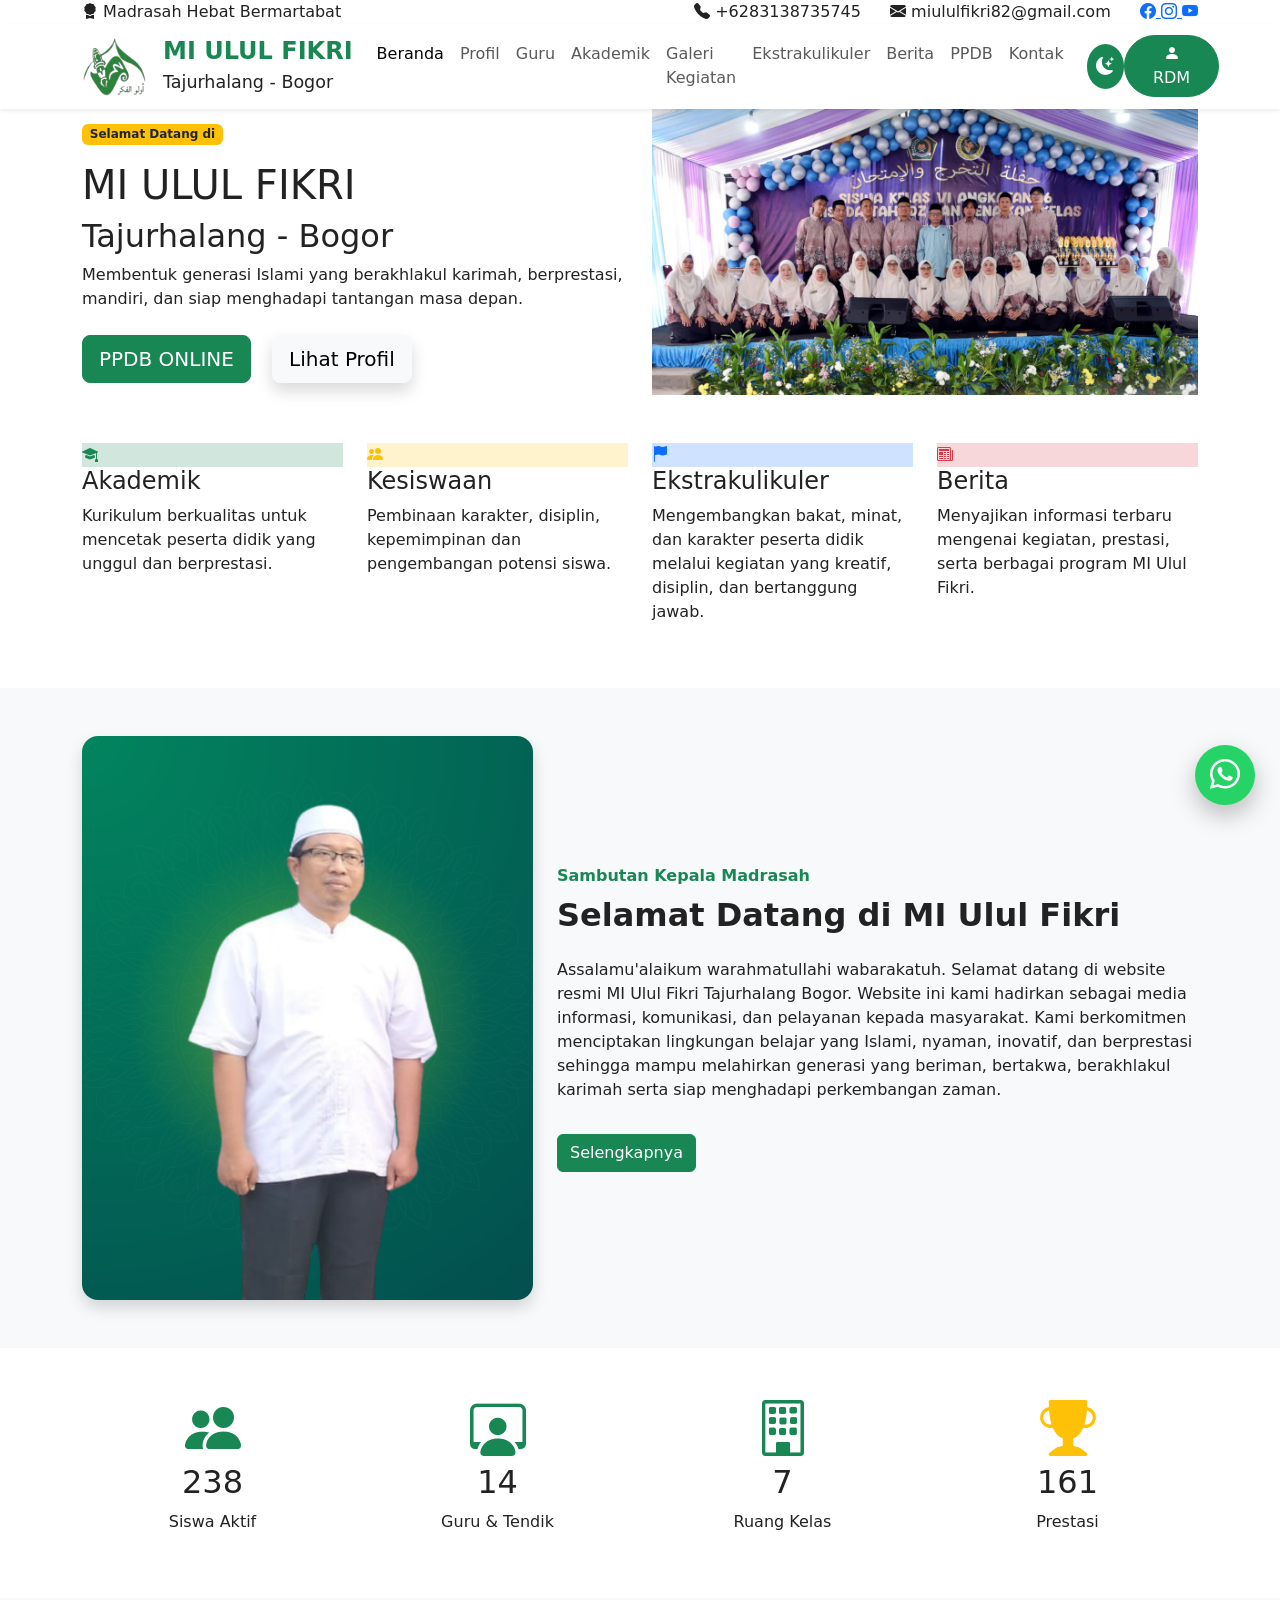
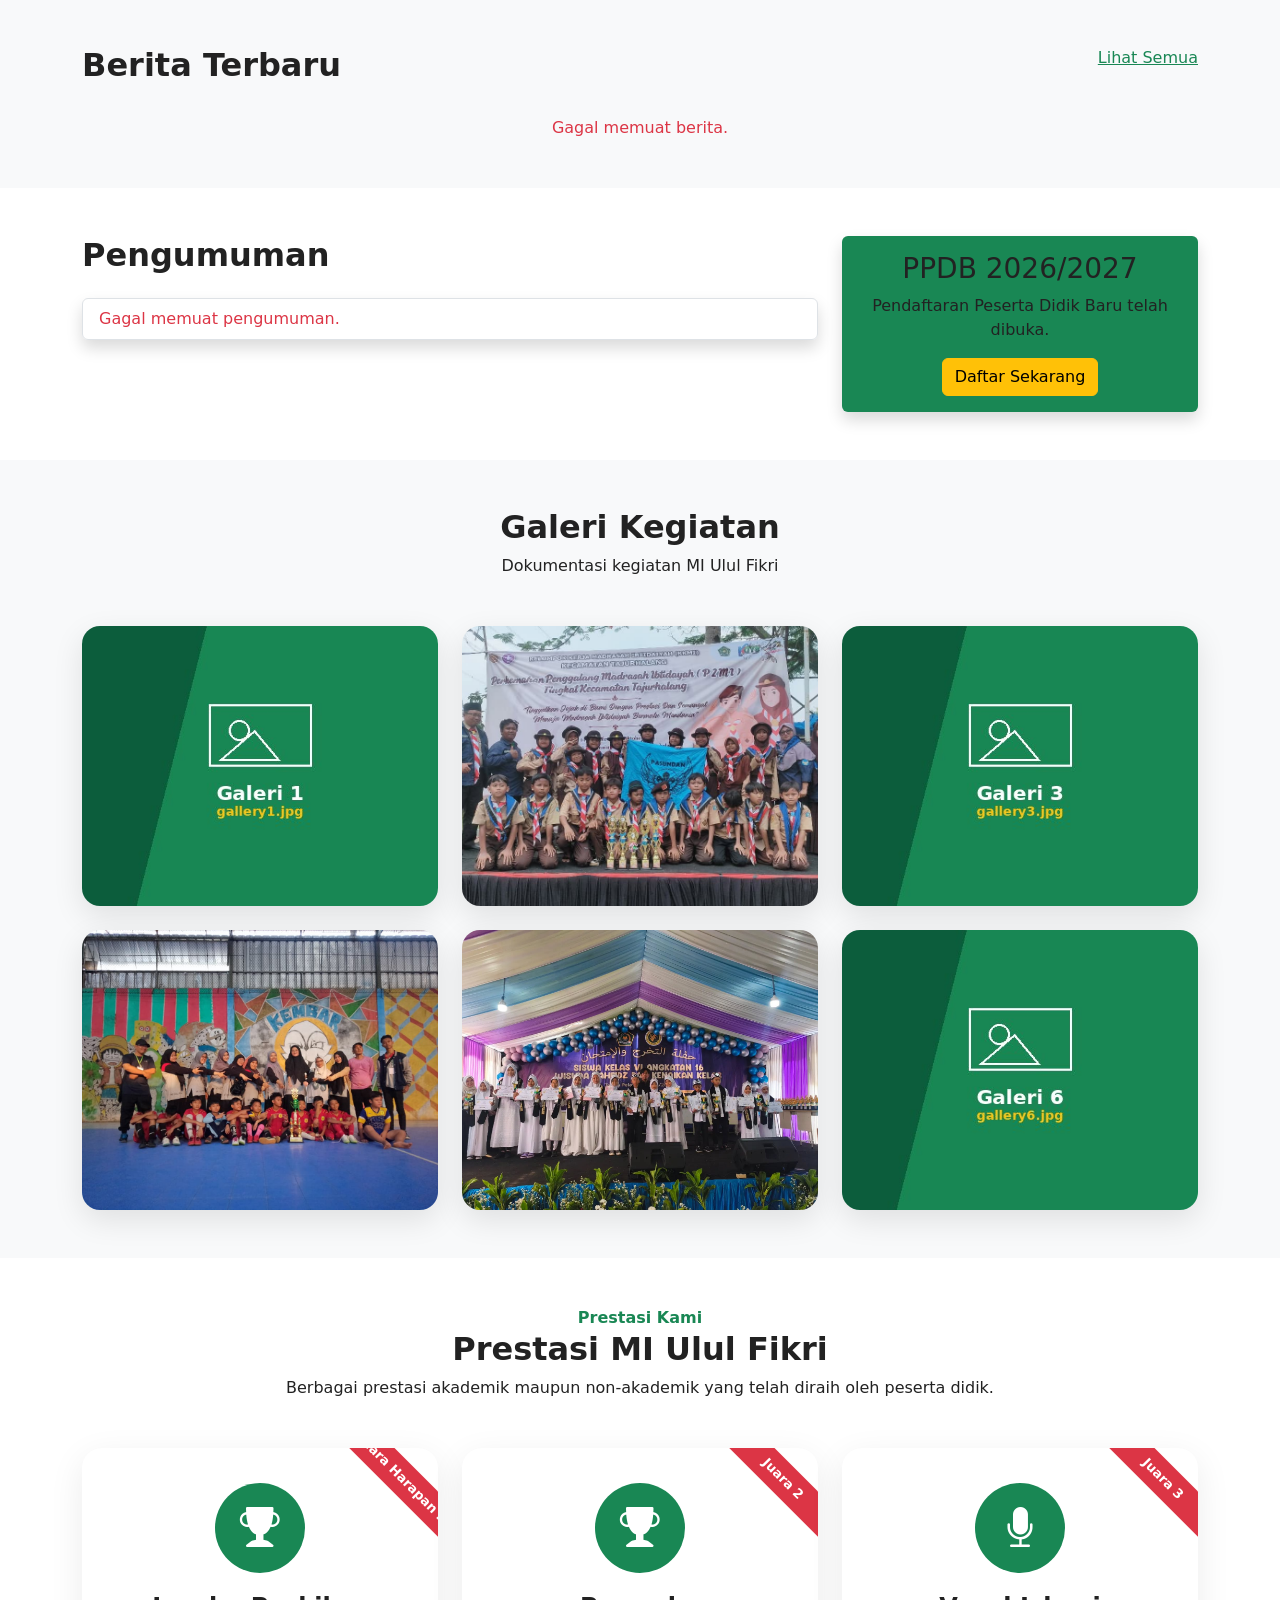
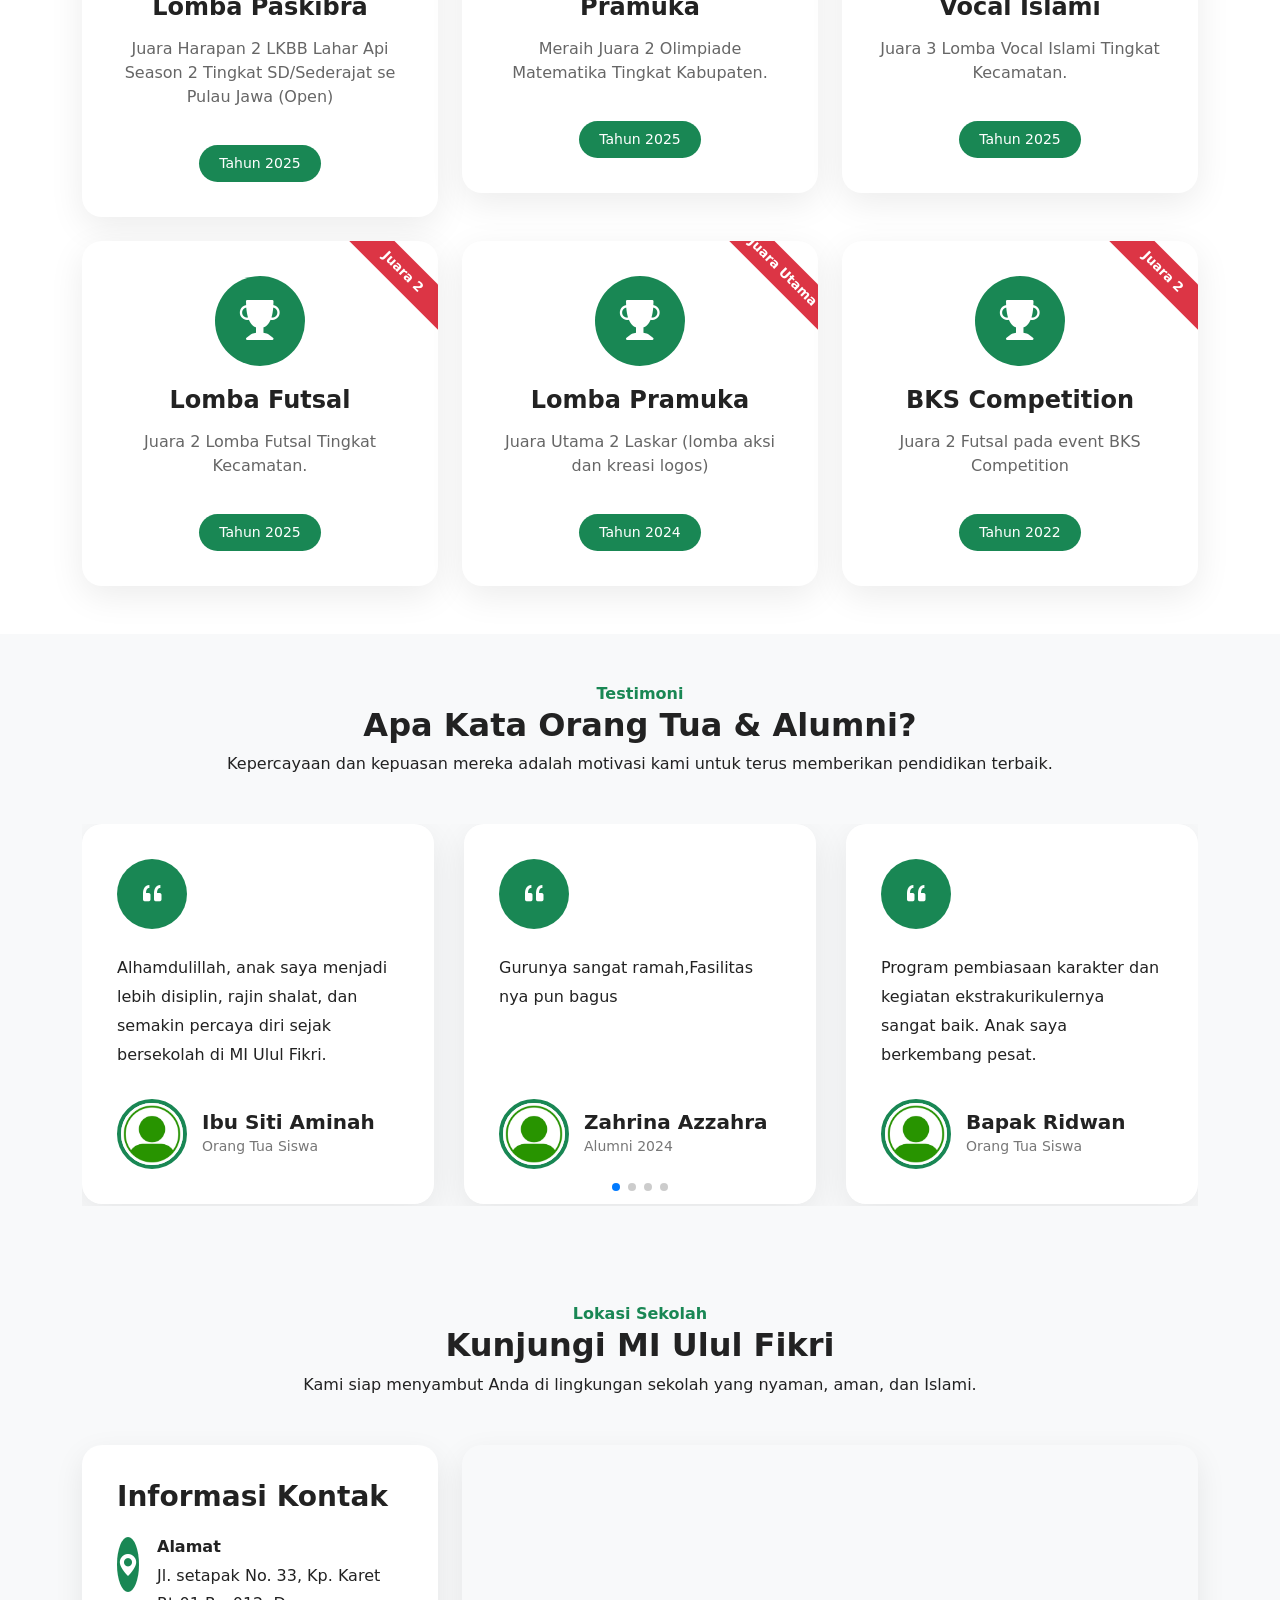
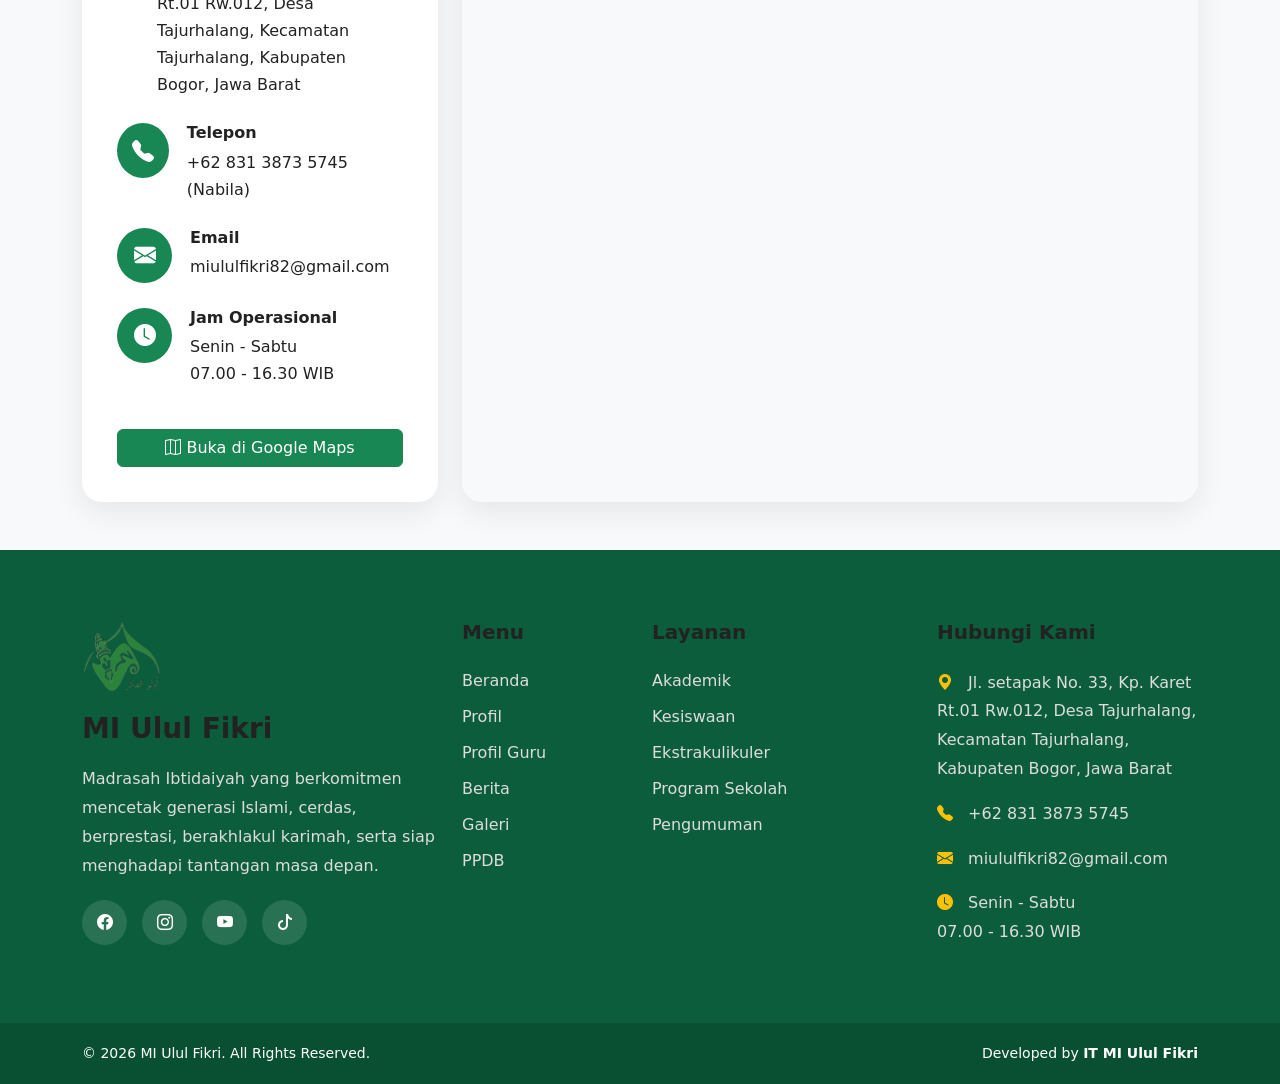
<file: index.html>
<!DOCTYPE html>
<html lang="id">

<head>
    <meta charset="UTF-8">
    <meta name="viewport" content="width=device-width, initial-scale=1.0">

    <title>MI Ulul Fikri | Tajurhalang Bogor</title>

    <!-- Bootstrap -->
    <link href="https://cdn.jsdelivr.net/npm/bootstrap@5.3.7/dist/css/bootstrap.min.css" rel="stylesheet">

    <!-- Bootstrap Icons -->
    <link href="https://cdn.jsdelivr.net/npm/bootstrap-icons@1.13.1/font/bootstrap-icons.css" rel="stylesheet">

    <!-- Google Font -->
    <link href="https://fonts.googleapis.com/css2?family=Poppins:wght@300;400;500;600;700;800&display=swap"
        rel="stylesheet">

    <!-- AOS -->
    <link href="https://unpkg.com/aos@2.3.4/dist/aos.css" rel="stylesheet">

    <!-- CSS -->
    <link rel="stylesheet" href="css/style.css">
    <link rel="stylesheet" href="https://cdn.jsdelivr.net/npm/swiper@11/swiper-bundle.min.css" />

</head>

<body>

    <!-- ===================== -->
    <!-- Loading -->
    <!-- ===================== -->

    <div id="loader">
        <div class="spinner-border text-success"></div>
    </div>

    <!-- ===================== -->
    <!-- Topbar -->
    <!-- ===================== -->

    <section class="topbar">

        <div class="container">

            <div class="row align-items-center">

                <div class="col-lg-6">

                    <span>
                        <i class="bi bi-award-fill"></i>
                        Madrasah Hebat Bermartabat
                    </span>

                </div>

                <div class="col-lg-6 text-end d-none d-lg-block">

                    <span class="me-4">
                        <i class="bi bi-telephone-fill"></i>
                        +6283138735745
                    </span>

                    <span class="me-4">
                        <i class="bi bi-envelope-fill"></i>
                        miululfikri82@gmail.com
                    </span>

                    <a href="https://www.facebook.com/miululfikri.yufi">
                        <i class="bi bi-facebook"></i>
                    </a>

                    <a
                        href="https://www.instagram.com/miululfikri_tajurhalang?utm_source=ig_web_button_share_sheet&igsh=ZDNlZDc0MzIxNw==">
                        <i class="bi bi-instagram"></i>
                    </a>

                    <a href="https://youtube.com/@uf_tajurhalang2551?si=RitHEZIlFJC2BjFI">
                        <i class="bi bi-youtube"></i>
                    </a>

                </div>

            </div>

        </div>

    </section>

    <!-- ===================== -->
    <!-- Navbar -->
    <!-- ===================== -->

    <nav class="navbar navbar-expand-lg navbar-light bg-white shadow-sm sticky-top">

        <div class="container">

            <a class="navbar-brand d-flex align-items-center" href="#">

                <img src="assets/img/logo.png" width="65">

                <div class="ms-3">

                    <h4 class="m-0 fw-bold text-success">
                        MI ULUL FIKRI
                    </h4>

                    <small>
                        Tajurhalang - Bogor
                    </small>

                </div>

            </a>

            <button class="navbar-toggler" type="button" data-bs-toggle="collapse" data-bs-target="#navbar">

                <span class="navbar-toggler-icon"></span>

            </button>

            <div class="collapse navbar-collapse" id="navbar">

                <ul class="navbar-nav mx-auto">

                    <li class="nav-item">
                        <a class="nav-link active" href="index.html">
                            Beranda
                        </a>
                    </li>

                    <li class="nav-item">
                        <a class="nav-link" href="profil.html">
                            Profil
                        </a>
                    </li>

                    <li class="nav-item">
                        <a class="nav-link" href="guru.html">
                            Guru
                        </a>
                    </li>

                    <li class="nav-item">
                        <a class="nav-link" href="akademik.html">
                            Akademik
                        </a>
                    </li>

                    <li class="nav-item">
                        <a class="nav-link" href="galeri.html">
                            Galeri Kegiatan
                        </a>
                    </li>

                    <li class="nav-item">
                        <a class="nav-link" href="ekstrakulikuler.html">
                            Ekstrakulikuler
                        </a>
                    </li>

                    <li class="nav-item">
                        <a class="nav-link" href="berita.html">
                            Berita
                        </a>
                    </li>

                    <li class="nav-item">
                        <a class="nav-link" href="ppdb.html">
                            PPDB
                        </a>
                    </li>

                    <li class="nav-item">
                        <a class="nav-link" href="kontak.html">
                            Kontak
                        </a>
                    </li>

                </ul>
                <!-- ===================== -->
                <!-- DARK MODE BUTTON -->
                <!-- ===================== -->

                <button id="themeToggle" class="theme-toggle" aria-label="Toggle Dark Mode">

                    <i class="bi bi-moon-stars-fill"></i>

                </button>

                <a href="https://misululfikri.rdm-host.my.id/" class="btn btn-success rounded-pill px-4">

                    <i class="bi bi-person-fill"></i>

                    RDM

                </a>

            </div>

        </div>

    </nav>

    <!-- ===================== -->
    <!-- Hero -->
    <!-- ===================== -->

    <section class="hero">

        <div class="container">

            <div class="row align-items-center">

                <div class="col-lg-6" data-aos="fade-right">

                    <span class="badge bg-warning text-dark mb-3">

                        Selamat Datang di

                    </span>

                    <h1>

                        MI ULUL FIKRI

                    </h1>

                    <h2>

                        Tajurhalang - Bogor

                    </h2>

                    <p>

                        Membentuk generasi Islami yang
                        berakhlakul karimah,
                        berprestasi,
                        mandiri,
                        dan siap menghadapi tantangan masa depan.

                    </p>

                    <div class="mt-4">

                        <a href="ppdb.html" class="btn btn-success btn-lg me-3">

                            PPDB ONLINE

                        </a>

                        <a href="profil.html" class="btn btn-light btn-lg shadow">

                            Lihat Profil

                        </a>

                    </div>

                </div>

                <div class="col-lg-6 text-center" data-aos="fade-left">

                    <img src="assets/img/HERO.png" class="img-fluid hero-img">

                </div>

            </div>

        </div>

    </section>
    <!-- ===================== -->
    <!-- Feature -->
    <!-- ===================== -->

    <section class="feature py-5">

        <div class="container">

            <div class="row g-4">

                <div class="col-lg-3 col-md-6">

                    <div class="feature-card">

                        <div class="feature-icon bg-success-subtle">

                            <i class="bi bi-mortarboard-fill text-success"></i>

                        </div>

                        <h4>Akademik</h4>

                        <p>
                            Kurikulum berkualitas untuk mencetak peserta didik yang unggul dan berprestasi.
                        </p>

                    </div>

                </div>

                <div class="col-lg-3 col-md-6">

                    <div class="feature-card">

                        <div class="feature-icon bg-warning-subtle">

                            <i class="bi bi-people-fill text-warning"></i>

                        </div>

                        <h4>Kesiswaan</h4>

                        <p>
                            Pembinaan karakter, disiplin, kepemimpinan dan pengembangan potensi siswa.
                        </p>

                    </div>

                </div>

                <div class="col-lg-3 col-md-6">

                    <div class="feature-card">

                        <div class="feature-icon bg-primary-subtle">

                            <i class="bi bi-flag-fill text-primary"></i>

                        </div>

                        <h4>Ekstrakulikuler</h4>

                        <p>
                            Mengembangkan bakat, minat, dan karakter peserta didik melalui kegiatan yang kreatif,
                            disiplin, dan bertanggung jawab.
                        </p>

                    </div>

                </div>

                <div class="col-lg-3 col-md-6">

                    <div class="feature-card">

                        <div class="feature-icon bg-danger-subtle">

                            <i class="bi bi-newspaper text-danger"></i>

                        </div>

                        <h4>Berita</h4>

                        <p>
                            Menyajikan informasi terbaru mengenai kegiatan, prestasi, serta berbagai program MI Ulul
                            Fikri.
                        </p>

                    </div>

                </div>

            </div>

        </div>

    </section>
    <!-- ===================== -->
    <!-- Sambutan -->
    <!-- ===================== -->

    <section class="kepsek py-5 ">

        <div class="container">

            <div class="row align-items-center">

                <div class="col-lg-5 text-center">

                    <img src="assets/img/kepala-sekolah.png" class="img-fluid rounded-4 shadow" alt="Kepala Sekolah">

                </div>

                <div class="col-lg-7">

                    <span class="text-success fw-bold">
                        Sambutan Kepala Madrasah
                    </span>

                    <h2 class="fw-bold mt-2">

                        Selamat Datang di MI Ulul Fikri

                    </h2>

                    <p class=" mt-4">

                        Assalamu'alaikum warahmatullahi wabarakatuh.

                        Selamat datang di website resmi MI Ulul Fikri Tajurhalang Bogor.
                        Website ini kami hadirkan sebagai media informasi,
                        komunikasi, dan pelayanan kepada masyarakat.

                        Kami berkomitmen menciptakan lingkungan belajar yang
                        Islami, nyaman, inovatif, dan berprestasi sehingga mampu
                        melahirkan generasi yang beriman, bertakwa, berakhlakul
                        karimah serta siap menghadapi perkembangan zaman.

                    </p>

                    <a href="profil.html" class="btn btn-success mt-3">

                        Selengkapnya

                    </a>

                </div>

            </div>

        </div>

    </section>
    <!-- ===================== -->
    <!-- Statistik -->
    <!-- ===================== -->

    <section class="counter py-5">

        <div class="container">

            <div class="row text-center">

                <div class="col-lg-3 col-6">

                    <i class="bi bi-people-fill display-4 text-success"></i>

                    <h2 class="counter-number" data-target="332">0</h2>

                    <p>Siswa Aktif</p>

                </div>

                <div class="col-lg-3 col-6">

                    <i class="bi bi-person-workspace display-4 text-success"></i>

                    <h2 class="counter-number" data-target="20">0</h2>

                    <p>Guru & Tendik</p>

                </div>

                <div class="col-lg-3 col-6">

                    <i class="bi bi-building display-4 text-success"></i>

                    <h2 class="counter-number" data-target="10">0</h2>

                    <p>Ruang Kelas</p>

                </div>

                <div class="col-lg-3 col-6">

                    <i class="bi bi-trophy-fill display-4 text-warning"></i>

                    <h2 class="counter-number" data-target="225">0</h2>

                    <p>Prestasi</p>

                </div>

            </div>

        </div>

    </section>
    <!-- ===================== -->
    <!-- Berita -->
    <!-- ===================== -->

    <section class="berita py-5">

        <div class="container">

            <div class="d-flex justify-content-between mb-4">

                <h2 class="fw-bold">

                    Berita Terbaru

                </h2>

                <a href="berita.html" class="text-success">

                    Lihat Semua

                </a>

            </div>

            <div class="row g-4" id="beritaHomeContainer">

                <div class="col-12 text-center text-muted">Memuat berita...</div>

            </div>

        </div>

    </section>
    <!-- ===================== -->
    <!-- Pengumuman -->
    <!-- ===================== -->

    <section class="pengumuman py-5">

        <div class="container">

            <div class="row">

                <div class="col-lg-8">

                    <h2 class="fw-bold mb-4">

                        Pengumuman

                    </h2>

                    <div class="list-group shadow" id="pengumumanHomeContainer">

                        <div class="list-group-item text-muted">Memuat pengumuman...</div>

                    </div>

                </div>

                <div class="col-lg-4">

                    <div class="card border-0 shadow bg-success text-white">

                        <div class="card-body text-center">

                            <h3>

                                PPDB 2026/2027

                            </h3>

                            <p>

                                Pendaftaran Peserta Didik Baru
                                telah dibuka.

                            </p>

                            <a href="ppdb.html" class="btn btn-warning">

                                Daftar Sekarang

                            </a>

                        </div>

                    </div>

                </div>

            </div>

        </div>

    </section>
    <!-- ===================== -->
    <!-- GALERI -->
    <!-- ===================== -->

    <section class="gallery py-5">

        <div class="container">

            <div class="text-center mb-5">

                <h2 class="fw-bold">
                    Galeri Kegiatan
                </h2>

                <p>
                    Dokumentasi kegiatan MI Ulul Fikri
                </p>

            </div>

            <div class="row g-4">

                <div class="col-lg-4 col-md-6">

                    <div class="gallery-item">

                        <img src="assets/img/gallery1.jpg" alt="Gallery">

                        <div class="gallery-overlay">

                            <span>
                                20 Juli 2026
                            </span>

                            <h4>
                                Upacara Bendera
                            </h4>

                            <a href="assets/img/gallery1.jpg" class="gallery-btn">

                                <i class="bi bi-search"></i>

                            </a>

                        </div>

                    </div>

                </div>

                <div class="col-lg-4 col-md-6">

                    <div class="gallery-item">

                        <img src="assets/img/gallery2.jpg">

                        <div class="gallery-overlay">

                            <span>
                                09 Oktober 2024
                            </span>

                            <h4>
                                Kegiatan Pramuka
                            </h4>

                            <a href="assets/img/gallery2.jpg" class="gallery-btn">

                                <i class="bi bi-search"></i>

                            </a>

                        </div>

                    </div>

                </div>

                <div class="col-lg-4 col-md-6">

                    <div class="gallery-item">

                        <img src="assets/img/gallery3.jpg">

                        <div class="gallery-overlay">

                            <span>
                                08 November 2025
                            </span>

                            <h4>
                                Paskibra
                            </h4>

                            <a href="assets/img/gallery3.jpg" class="gallery-btn">

                                <i class="bi bi-search"></i>

                            </a>

                        </div>

                    </div>

                </div>

                <div class="col-lg-4 col-md-6">

                    <div class="gallery-item">

                        <img src="assets/img/gallery4.jpg">

                        <div class="gallery-overlay">

                            <span>
                                16 Oktober 2025
                            </span>

                            <h4>
                                FUTSAL
                            </h4>

                            <a href="assets/img/gallery4.jpg" class="gallery-btn">

                                <i class="bi bi-search"></i>

                            </a>

                        </div>

                    </div>

                </div>

                <div class="col-lg-4 col-md-6">

                    <div class="gallery-item">

                        <img src="assets/img/gallery5.jpg">

                        <div class="gallery-overlay">

                            <span>
                                22 Juni 2026
                            </span>

                            <h4>
                                Wisuda Tahfidz
                            </h4>

                            <a href="assets/img/gallery5.jpg" class="gallery-btn">

                                <i class="bi bi-search"></i>

                            </a>

                        </div>

                    </div>

                </div>

                <div class="col-lg-4 col-md-6">

                    <div class="gallery-item">

                        <img src="assets/img/gallery6.jpg">

                        <div class="gallery-overlay">

                            <span>
                                Desember 2025
                            </span>

                            <h4>
                                Berenang
                            </h4>

                            <a href="assets/img/gallery6.jpg" class="gallery-btn">

                                <i class="bi bi-search"></i>

                            </a>

                        </div>

                    </div>

                </div>

            </div>

        </div>

    </section>
    <!-- ===================== -->
    <!-- PRESTASI SEKOLAH -->
    <!-- ===================== -->

    <section class="prestasi py-5">

        <div class="container">

            <div class="text-center mb-5">

                <span class="text-success fw-bold">
                    Prestasi Kami
                </span>

                <h2 class="fw-bold">
                    Prestasi MI Ulul Fikri
                </h2>

                <p>
                    Berbagai prestasi akademik maupun non-akademik yang telah diraih oleh peserta didik.
                </p>

            </div>

            <div class="row g-4">

                <!-- Prestasi 1 -->
                <div class="col-lg-4 col-md-6">

                    <div class="prestasi-card">

                        <div class="prestasi-badge">
                            Juara Harapan 2
                        </div>

                        <div class="prestasi-icon">

                            <i class="bi bi-trophy-fill"></i>

                        </div>

                        <h4>
                            Lomba Paskibra
                        </h4>

                        <p>
                            Juara Harapan 2 LKBB Lahar Api Season 2 Tingkat SD/Sederajat se Pulau Jawa (Open)
                        </p>

                        <span class="tahun">
                            Tahun 2025
                        </span>

                    </div>

                </div>

                <!-- Prestasi 2 -->
                <div class="col-lg-4 col-md-6">

                    <div class="prestasi-card">

                        <div class="prestasi-badge">
                            Juara 2
                        </div>

                        <div class="prestasi-icon">

                            <i class="bi bi-trophy-fill"></i>

                        </div>

                        <h4>
                            Pramuka
                        </h4>

                        <p>
                            Meraih Juara 2 Olimpiade Matematika Tingkat Kabupaten.
                        </p>

                        <span class="tahun">
                            Tahun 2025
                        </span>

                    </div>

                </div>

                <!-- Prestasi 3 -->
                <div class="col-lg-4 col-md-6">

                    <div class="prestasi-card">

                        <div class="prestasi-badge">
                            Juara 3
                        </div>

                        <div class="prestasi-icon">

                            <i class="bi bi-mic-fill"></i>

                        </div>

                        <h4>
                            Vocal Islami
                        </h4>

                        <p>
                            Juara 3 Lomba Vocal Islami Tingkat Kecamatan.
                        </p>

                        <span class="tahun">
                            Tahun 2025
                        </span>

                    </div>

                </div>

                <!-- Prestasi 4 -->
                <div class="col-lg-4 col-md-6">

                    <div class="prestasi-card">

                        <div class="prestasi-badge">
                            Juara 2
                        </div>

                        <div class="prestasi-icon">

                            <i class="bi bi-trophy-fill"></i>

                        </div>

                        <h4>
                            Lomba Futsal
                        </h4>

                        <p>
                            Juara 2 Lomba Futsal Tingkat Kecamatan.
                        </p>

                        <span class="tahun">
                            Tahun 2025
                        </span>

                    </div>

                </div>

                <!-- Prestasi 5 -->
                <div class="col-lg-4 col-md-6">

                    <div class="prestasi-card">

                        <div class="prestasi-badge">
                            Juara Utama
                        </div>

                        <div class="prestasi-icon">

                            <i class="bi bi-trophy-fill"></i>

                        </div>

                        <h4>
                            Lomba Pramuka
                        </h4>

                        <p>
                            Juara Utama 2 Laskar (lomba aksi dan kreasi logos)
                        </p>

                        <span class="tahun">
                            Tahun 2024
                        </span>

                    </div>

                </div>

                <!-- Prestasi 6 -->
                <div class="col-lg-4 col-md-6">

                    <div class="prestasi-card">

                        <div class="prestasi-badge">
                            Juara 2
                        </div>

                        <div class="prestasi-icon">

                            <i class="bi bi-trophy-fill"></i>

                        </div>

                        <h4>
                            BKS Competition
                        </h4>

                        <p>
                            Juara 2 Futsal pada event BKS Competition
                        </p>

                        <span class="tahun">
                            Tahun 2022
                        </span>

                    </div>

                </div>

            </div>

        </div>

    </section>
    <!-- ===================== -->
    <!-- TESTIMONI -->
    <!-- ===================== -->

    <section class="testimoni py-5 ">

        <div class="container">

            <div class="text-center mb-5">

                <span class="text-success fw-bold">
                    Testimoni
                </span>

                <h2 class="fw-bold">
                    Apa Kata Orang Tua & Alumni?
                </h2>

                <p>
                    Kepercayaan dan kepuasan mereka adalah motivasi kami untuk terus memberikan pendidikan terbaik.
                </p>

            </div>

            <div class="swiper testimonialSwiper">

                <div class="swiper-wrapper">

                    <!-- Testimoni 1 -->
                    <div class="swiper-slide">

                        <div class="testimonial-card">

                            <div class="quote-icon">
                                <i class="bi bi-quote"></i>
                            </div>

                            <p>
                                Alhamdulillah, anak saya menjadi lebih disiplin,
                                rajin shalat, dan semakin percaya diri sejak
                                bersekolah di MI Ulul Fikri.
                            </p>

                            <div class="testimonial-profile">

                                <img src="assets/img/logotestimoni.jpg" alt="Orang Tua">

                                <div>

                                    <h5>Ibu Siti Aminah</h5>

                                    <span>Orang Tua Siswa</span>

                                </div>

                            </div>

                        </div>

                    </div>

                    <!-- Testimoni 2 -->
                    <div class="swiper-slide">

                        <div class="testimonial-card">

                            <div class="quote-icon">
                                <i class="bi bi-quote"></i>
                            </div>

                            <p>
                                Gurunya sangat ramah,Fasilitas nya pun bagus
                            </p>

                            <div class="testimonial-profile">

                                <img src="assets/img/logotestimoni.jpg" alt="Alumni">

                                <div>

                                    <h5>Zahrina Azzahra</h5>

                                    <span>Alumni 2024</span>

                                </div>

                            </div>

                        </div>

                    </div>

                    <!-- Testimoni 3 -->
                    <div class="swiper-slide">

                        <div class="testimonial-card">

                            <div class="quote-icon">
                                <i class="bi bi-quote"></i>
                            </div>

                            <p>
                                Program pembiasaan karakter dan kegiatan
                                ekstrakurikulernya sangat baik.
                                Anak saya berkembang pesat.
                            </p>

                            <div class="testimonial-profile">

                                <img src="assets/img/logotestimoni.jpg" alt="Orang Tua">

                                <div>

                                    <h5>Bapak Ridwan</h5>

                                    <span>Orang Tua Siswa</span>

                                </div>

                            </div>

                        </div>

                    </div>

                    <!-- Testimoni 4 -->
                    <div class="swiper-slide">

                        <div class="testimonial-card">

                            <div class="quote-icon">
                                <i class="bi bi-quote"></i>
                            </div>

                            <p>
                                Guru guru disini sangat ramah, tersedia fasilitas yang bagus, dan banyak ekstrakulikuler
                                yang menarik dan diminati
                            </p>

                            <div class="testimonial-profile">

                                <img src="assets/img/logotestimoni.jpg" alt="Alumni">

                                <div>

                                    <h5>Zahra Alika Nabila</h5>

                                    <span>Alumni 2024</span>

                                </div>

                            </div>

                        </div>

                    </div>

                </div>

                <!-- Pagination -->
                <div class="swiper-pagination mt-4"></div>

            </div>

        </div>

    </section>
    <!-- ===================== -->
    <!-- LOKASI SEKOLAH -->
    <!-- ===================== -->

    <section class="lokasi py-5">

        <div class="container">

            <div class="text-center mb-5">

                <span class="text-success fw-bold">
                    Lokasi Sekolah
                </span>

                <h2 class="fw-bold">
                    Kunjungi MI Ulul Fikri
                </h2>

                <p>
                    Kami siap menyambut Anda di lingkungan sekolah yang nyaman, aman, dan Islami.
                </p>

            </div>

            <div class="row g-4 align-items-stretch">

                <!-- Informasi Sekolah -->
                <div class="col-lg-4">

                    <div class="contact-card h-100">

                        <h3 class="mb-4">
                            Informasi Kontak
                        </h3>

                        <div class="contact-item">

                            <i class="bi bi-geo-alt-fill"></i>

                            <div>

                                <h6>Alamat</h6>

                                <p>
                                    Jl. setapak No. 33,
                                    Kp. Karet Rt.01 Rw.012, Desa Tajurhalang, Kecamatan Tajurhalang,
                                    Kabupaten Bogor,
                                    Jawa Barat
                                </p>

                            </div>

                        </div>

                        <div class="contact-item">

                            <i class="bi bi-telephone-fill"></i>

                            <div>

                                <h6>Telepon</h6>

                                <p>+62 831 3873 5745 (Nabila)</p>

                            </div>

                        </div>

                        <div class="contact-item">

                            <i class="bi bi-envelope-fill"></i>

                            <div>

                                <h6>Email</h6>

                                <p>
                                    miululfikri82@gmail.com
                                </p>

                            </div>

                        </div>

                        <div class="contact-item">

                            <i class="bi bi-clock-fill"></i>

                            <div>

                                <h6>Jam Operasional</h6>

                                <p>

                                    Senin - Sabtu

                                    <br>

                                    07.00 - 16.30 WIB

                                </p>

                            </div>

                        </div>

                        <a href="https://maps.app.goo.gl/bmcksjLCyBm8JBXJ9" target="_blank"
                            class="btn btn-success mt-3 w-100">

                            <i class="bi bi-map"></i>

                            Buka di Google Maps

                        </a>

                    </div>

                </div>

                <!-- Google Maps -->
                <div class="col-lg-8">

                    <div class="map-card h-100">

                        <iframe
                            src="https://www.google.com/maps/embed?pb=!1m18!1m12!1m3!1d12078.922022266974!2d106.7588497!3d-6.475476!2m3!1f0!2f0!3f0!3m2!1i1024!2i768!4f13.1!3m3!1m2!1s0x2e69c2833bf3a837%3A0xeb042856a8d84ab2!2sMI%20Ulul%20Fikri!5e1!3m2!1sid!2sid!4v1784657572089!5m2!1sid!2sid"
                            width="600" height="450" style="border:0;" allowfullscreen loading="lazy"
                            referrerpolicy="strict-origin-when-cross-origin">
                        </iframe>

                    </div>

                </div>

            </div>

        </div>

    </section>

    <!-- ===================== -->
    <!-- FOOTER -->
    <!-- ===================== -->

    <footer class="footer">

        <div class="container">

            <div class="row gy-5">

                <!-- Logo -->
                <div class="col-lg-4">

                    <div class="footer-brand">

                        <img src="assets/img/logo.png" alt="Logo">

                        <h3>MI Ulul Fikri</h3>

                        <p>
                            Madrasah Ibtidaiyah yang berkomitmen mencetak generasi
                            Islami, cerdas, berprestasi, berakhlakul karimah,
                            serta siap menghadapi tantangan masa depan.
                        </p>

                        <div class="social-icon">

                            <a href="https://www.facebook.com/miululfikri.yufi">
                                <i class="bi bi-facebook"></i>
                            </a>

                            <a
                                href="https://www.instagram.com/miululfikri_tajurhalang?utm_source=ig_web_button_share_sheet&igsh=ZDNlZDc0MzIxNw==">
                                <i class="bi bi-instagram"></i>
                            </a>

                            <a href="https://youtube.com/@uf_tajurhalang2551?si=RitHEZIlFJC2BjFI">
                                <i class="bi bi-youtube"></i>
                            </a>

                            <a href="https://www.tiktok.com/@uf_tajurhalang72?is_from_webapp=1&sender_device=pc">
                                <i class="bi bi-tiktok"></i>
                            </a>

                        </div>

                    </div>

                </div>

                <!-- Menu -->
                <div class="col-lg-2">

                    <h5>Menu</h5>

                    <ul>

                        <li><a href="index.html">Beranda</a></li>

                        <li><a href="profil.html">Profil</a></li>

                        <li><a href="guru.html">Profil Guru</a></li>

                        <li><a href="berita.html">Berita</a></li>

                        <li><a href="galeri.html">Galeri</a></li>

                        <li><a href="ppdb.html">PPDB</a></li>

                    </ul>

                </div>

                <!-- Layanan -->
                <div class="col-lg-3">

                    <h5>Layanan</h5>

                    <ul>

                        <li><a href="akademik.html">Akademik</a></li>

                        <li><a href="kesiswaan.html">Kesiswaan</a></li>

                        <li><a href="ekstrakulikuler.html">Ekstrakulikuler</a></li>

                        <li><a href="program.html">Program Sekolah</a></li>

                        <li><a href="pengumuman.html">Pengumuman</a></li>

                    </ul>

                </div>

                <!-- Kontak -->
                <div class="col-lg-3">

                    <h5>Hubungi Kami</h5>

                    <div class="footer-contact">

                        <p>

                            <i class="bi bi-geo-alt-fill"></i>

                            Jl. setapak No. 33,
                            Kp. Karet Rt.01 Rw.012, Desa Tajurhalang, Kecamatan Tajurhalang,
                            Kabupaten Bogor,
                            Jawa Barat

                        </p>

                        <p>

                            <i class="bi bi-telephone-fill"></i>

                            +62 831 3873 5745

                        </p>

                        <p>

                            <i class="bi bi-envelope-fill"></i>

                            miululfikri82@gmail.com

                        </p>

                        <p>

                            <i class="bi bi-clock-fill"></i>

                            Senin - Sabtu

                            <br>

                            07.00 - 16.30 WIB

                        </p>

                    </div>

                </div>

            </div>

        </div>

        <!-- Footer Bottom -->

        <div class="footer-bottom">

            <div class="container">

                <div class="row align-items-center">

                    <div class="col-lg-6">

                        © 2026 MI Ulul Fikri.
                        All Rights Reserved.

                    </div>

                    <div class="col-lg-6 text-lg-end">

                        Developed by

                        <strong>
                            IT MI Ulul Fikri
                        </strong>

                    </div>

                </div>

            </div>

        </div>

    </footer>

    <!-- ===================== -->
    <!-- FLOATING WHATSAPP -->
    <!-- ===================== -->

    <a href="https://wa.me/6283138735745?text=Assalamu'alaikum,%20saya%20ingin%20bertanya%20tentang%20PPDB%20MI%20Ulul%20Fikri."
        class="floating-wa" target="_blank" aria-label="Hubungi Kami via WhatsApp">

        <div class="wa-text">
            Hubungi Kami
        </div>

        <div class="wa-icon">
            <i class="bi bi-whatsapp"></i>
        </div>

    </a>
    <!-- ===================== -->
    <!-- BACK TO TOP -->
    <!-- ===================== -->

    <button id="backToTop" aria-label="Kembali ke atas">
        <i class="bi bi-chevron-up"></i>
    </button>
    <!-- Bootstrap -->
    <script src="https://cdn.jsdelivr.net/npm/bootstrap@5.3.7/dist/js/bootstrap.bundle.min.js"></script>

    <!-- AOS -->
    <script src="https://unpkg.com/aos@2.3.4/dist/aos.js"></script>

    <script>
        AOS.init();
    </script>

    <!-- Swiper (harus dimuat SEBELUM main.js karena main.js langsung memanggil new Swiper) -->
    <script src="https://cdn.jsdelivr.net/npm/swiper@11/swiper-bundle.min.js"></script>

    <!-- JS -->
    <script src="js/main.js"></script>
    <script src="js/content.js"></script>
    <script>
        document.addEventListener("DOMContentLoaded", () => {
            muatBeritaPublik("beritaHomeContainer", 3);
            muatPengumumanHome("pengumumanHomeContainer", 3);
        });
    </script>

</body>

</html>
</file>
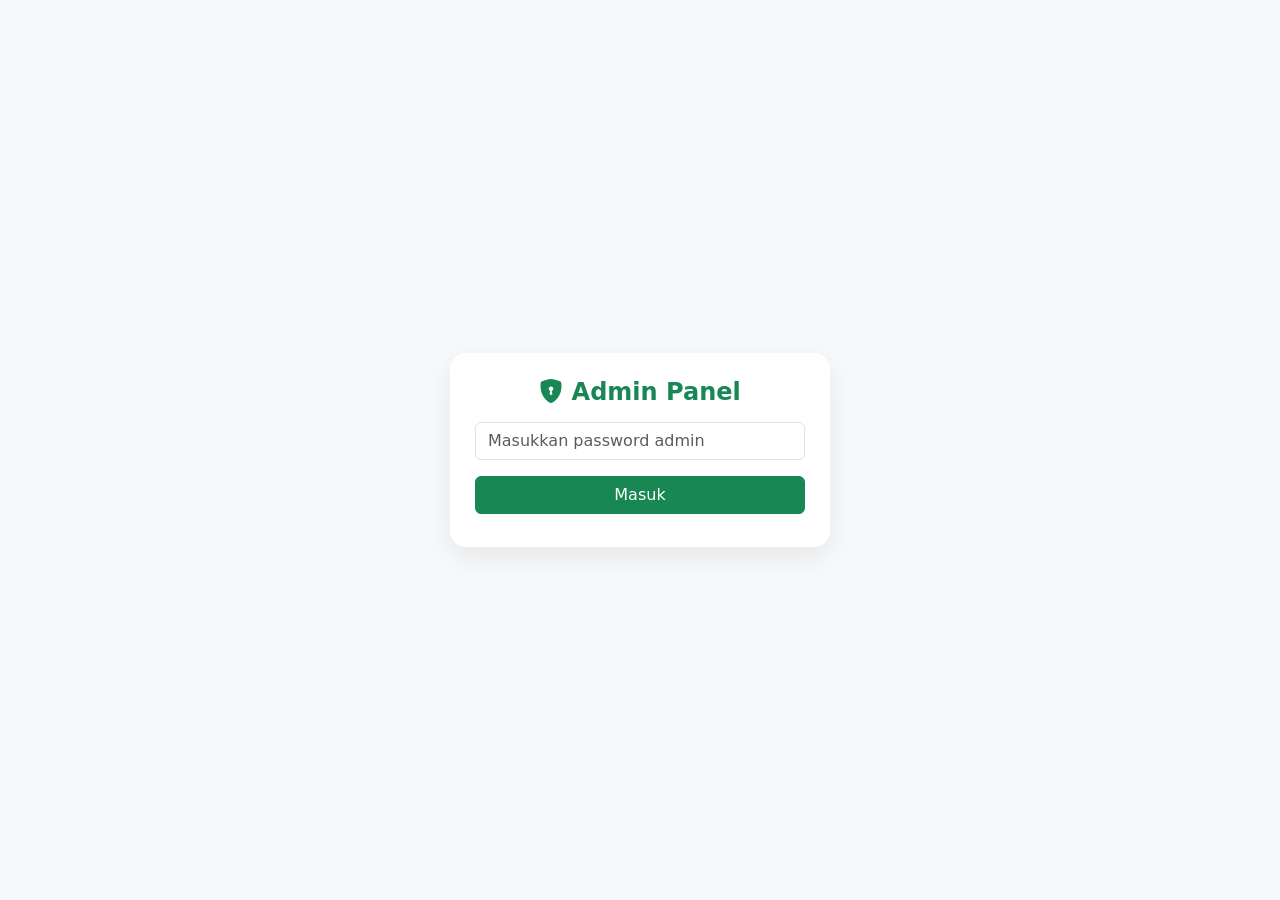
<file: admin.html>
<!DOCTYPE html>
<html lang="id">

<head>
    <meta charset="UTF-8">
    <meta name="viewport" content="width=device-width, initial-scale=1.0">
    <title>Admin Panel | MI Ulul Fikri</title>
    <meta name="robots" content="noindex, nofollow">
    <link href="https://cdn.jsdelivr.net/npm/bootstrap@5.3.7/dist/css/bootstrap.min.css" rel="stylesheet">
    <link href="https://cdn.jsdelivr.net/npm/bootstrap-icons@1.13.1/font/bootstrap-icons.css" rel="stylesheet">
    <link href="https://fonts.googleapis.com/css2?family=Poppins:wght@300;400;500;600;700;800&display=swap"
        rel="stylesheet">
    <link rel="stylesheet" href="css/style.css">
    <style>
        body {
            background: var(--section-bg);
        }

        .admin-card {
            background: var(--card);
            border-radius: 16px;
            padding: 25px;
            box-shadow: 0 10px 30px rgba(0, 0, 0, .08);
        }

        .nav-tabs .nav-link {
            color: var(--text);
        }

        .item-biaya-row input {
            max-width: 100%;
        }

        .total-biaya-box {
            background: #f1fbf6;
            border: 1px dashed #198754;
            border-radius: 10px;
            padding: .75rem 1rem;
        }
    </style>
</head>

<body>

    <!-- ===== GERBANG PASSWORD ===== -->
    <div id="loginGate" class="d-flex align-items-center justify-content-center" style="min-height:100vh;">
        <div class="admin-card" style="max-width:380px; width:100%;">
            <h4 class="fw-bold text-success mb-3 text-center"><i class="bi bi-shield-lock-fill"></i> Admin Panel</h4>
            <input type="password" id="adminPassword" class="form-control mb-3" placeholder="Masukkan password admin">
            <button class="btn btn-success w-100" onclick="cekPassword()">Masuk</button>
            <div id="loginError" class="text-danger small mt-2 text-center"></div>
        </div>
    </div>

    <!-- ===== ISI ADMIN (tersembunyi sampai password benar) ===== -->
    <div id="adminContent" class="container py-4" style="display:none;">

        <div class="d-flex justify-content-between align-items-center mb-4">
            <h3 class="fw-bold text-success mb-0"><i class="bi bi-speedometer2"></i> Admin Panel MI Ulul Fikri</h3>
            <a href="index.html" class="btn btn-outline-secondary btn-sm"><i class="bi bi-box-arrow-left"></i> Kembali
                ke Web</a>
        </div>

        <ul class="nav nav-tabs mb-4" id="adminTabs">
            <li class="nav-item"><button class="nav-link active" data-tab="tabPpdb">Verifikasi PPDB</button></li>
            <li class="nav-item"><button class="nav-link" data-tab="tabBerita">Kelola Berita</button></li>
            <li class="nav-item"><button class="nav-link" data-tab="tabPengumuman">Kelola Pengumuman</button></li>
            <li class="nav-item"><button class="nav-link" data-tab="tabPengaturan">Pengaturan Pendaftaran</button></li>
        </ul>

        <!-- ===== TAB: VERIFIKASI PPDB ===== -->
        <div id="tabPpdb" class="admin-tab">
            <div class="admin-card">
                <div class="d-flex justify-content-between align-items-center mb-3">
                    <h5 class="fw-bold mb-0">Daftar Pendaftar PPDB</h5>
                    <button class="btn btn-sm btn-outline-success" onclick="muatPpdb()"><i
                            class="bi bi-arrow-clockwise"></i> Muat Ulang</button>
                </div>
                <div class="table-responsive">
                    <table class="table align-middle">
                        <thead>
                            <tr>
                                <th>Nama Siswa</th>
                                <th>Kelas/Gelombang</th>
                                <th>Nama Ortu</th>
                                <th>No. WA Ibu</th>
                                <th>Bukti Bayar</th>
                                <th>Status</th>
                                <th>Aksi</th>
                            </tr>
                        </thead>
                        <tbody id="ppdbTableBody">
                            <tr>
                                <td colspan="7" class="text-center text-muted">Memuat data...</td>
                            </tr>
                        </tbody>
                    </table>
                </div>
            </div>
        </div>

        <!-- ===== TAB: KELOLA BERITA ===== -->
        <div id="tabBerita" class="admin-tab" style="display:none;">
            <div class="admin-card mb-4">
                <h5 class="fw-bold mb-3">Tambah Berita Baru</h5>
                <form id="formBerita">
                    <div class="row g-3">
                        <div class="col-md-4">
                            <label class="form-label">Tanggal</label>
                            <input type="date" name="tanggal" class="form-control" required>
                        </div>
                        <div class="col-md-8">
                            <label class="form-label">Judul</label>
                            <input type="text" name="judul" class="form-control" required>
                        </div>
                        <div class="col-12">
                            <label class="form-label">Isi Berita</label>
                            <textarea name="isi" class="form-control" rows="3" required></textarea>
                        </div>
                        <div class="col-12">
                            <label class="form-label">Gambar Berita (opsional)</label>
                            <input type="file" name="gambar_file" id="beritaGambarFile" class="form-control"
                                accept="image/*">
                            <div id="beritaGambarPreview" class="small text-success mt-1"></div>
                        </div>
                    </div>
                    <button type="submit" class="btn btn-success mt-3"><i class="bi bi-plus-circle"></i> Tambah
                        Berita</button>
                </form>
            </div>
            <div class="admin-card">
                <div class="d-flex justify-content-between align-items-center mb-3">
                    <h5 class="fw-bold mb-0">Daftar Berita</h5>
                    <button class="btn btn-sm btn-outline-success" onclick="muatBerita()"><i
                            class="bi bi-arrow-clockwise"></i> Muat Ulang</button>
                </div>
                <div id="beritaList" class="text-muted">Memuat data...</div>
            </div>
        </div>

        <!-- ===== TAB: KELOLA PENGUMUMAN ===== -->
        <div id="tabPengumuman" class="admin-tab" style="display:none;">
            <div class="admin-card mb-4">
                <h5 class="fw-bold mb-3">Tambah Pengumuman Baru</h5>
                <form id="formPengumuman">
                    <div class="row g-3">
                        <div class="col-md-4">
                            <label class="form-label">Tanggal</label>
                            <input type="date" name="tanggal" class="form-control" required>
                        </div>
                        <div class="col-md-8">
                            <label class="form-label">Judul</label>
                            <input type="text" name="judul" class="form-control" required>
                        </div>
                        <div class="col-12">
                            <label class="form-label">Isi Pengumuman</label>
                            <textarea name="isi" class="form-control" rows="3" required></textarea>
                        </div>
                    </div>
                    <button type="submit" class="btn btn-success mt-3"><i class="bi bi-plus-circle"></i> Tambah
                        Pengumuman</button>
                </form>
            </div>
            <div class="admin-card">
                <div class="d-flex justify-content-between align-items-center mb-3">
                    <h5 class="fw-bold mb-0">Daftar Pengumuman</h5>
                    <button class="btn btn-sm btn-outline-success" onclick="muatPengumuman()"><i
                            class="bi bi-arrow-clockwise"></i> Muat Ulang</button>
                </div>
                <div id="pengumumanList" class="text-muted">Memuat data...</div>
            </div>
        </div>

        <!-- ===== TAB: PENGATURAN PENDAFTARAN ===== -->
        <div id="tabPengaturan" class="admin-tab" style="display:none;">

            <!-- --- PENGATURAN UMUM PPDB --- -->
            <div class="admin-card mb-4">
                <h5 class="fw-bold mb-1"><i class="bi bi-sliders"></i> Pengaturan Umum PPDB</h5>
                <p class="text-muted small mb-3">Pengaturan ini otomatis dipakai di halaman PPDB publik (tahun
                    ajaran, status buka/tutup, dan info kuota).</p>

                <div class="row g-3 mb-3">
                    <div class="col-md-6">
                        <label class="form-label fw-semibold">Tahun Ajaran Aktif</label>
                        <input type="text" id="pengaturanTahunAjaran" class="form-control"
                            placeholder="contoh: 2026-2027">
                    </div>
                    <div class="col-md-6">
                        <label class="form-label fw-semibold">Status Pendaftaran</label>
                        <select id="pengaturanStatusPpdb" class="form-select">
                            <option value="Buka">Buka</option>
                            <option value="Tutup">Tutup</option>
                        </select>
                    </div>
                </div>

                <hr>

                <div class="row g-4">
                    <div class="col-md-6">
                        <h6 class="fw-bold text-success mb-2">Kuota Kelas Reguler</h6>
                        <div class="mb-2">
                            <label class="form-label small">Kuota Total</label>
                            <input type="number" min="0" id="kuotaReguler" class="form-control">
                        </div>
                        <div class="mb-2">
                            <label class="form-label small">Pendaftar Offline (di luar web)</label>
                            <input type="number" min="0" id="kuotaOfflineReguler" class="form-control">
                        </div>
                        <div class="small text-muted">
                            Pendaftar online (otomatis): <span id="infoOnlineReguler">-</span> siswa
                        </div>
                    </div>
                    <div class="col-md-6">
                        <h6 class="fw-bold text-success mb-2">Kuota Kelas Intensif</h6>
                        <div class="mb-2">
                            <label class="form-label small">Kuota Total</label>
                            <input type="number" min="0" id="kuotaIntensif" class="form-control">
                        </div>
                        <div class="mb-2">
                            <label class="form-label small">Pendaftar Offline (di luar web)</label>
                            <input type="number" min="0" id="kuotaOfflineIntensif" class="form-control">
                        </div>
                        <div class="small text-muted">
                            Pendaftar online (otomatis): <span id="infoOnlineIntensif">-</span> siswa
                        </div>
                    </div>
                </div>

                <hr>

                <h6 class="fw-bold text-success mb-2">Gelombang Pendaftaran</h6>
                <p class="text-muted small mb-2">Atur gelombang yang tersedia untuk dipilih di formulir PPDB publik
                    dan di form Rincian Biaya Masuk. Nonaktifkan gelombang (tanpa menghapus) supaya tidak muncul lagi
                    di formulir pendaftaran, tapi datanya tetap tersimpan.</p>
                <div id="gelombangRows"></div>
                <button type="button" class="btn btn-sm btn-outline-success mt-1" id="btnTambahGelombang">
                    <i class="bi bi-plus-lg"></i> Tambah Gelombang
                </button>

                <button class="btn btn-success mt-4 d-block" onclick="simpanPengaturanUmum(this)">
                    <i class="bi bi-save"></i> Simpan Pengaturan
                </button>
                <span id="pengaturanUmumStatus" class="small ms-2"></span>
            </div>

            <!-- --- RINCIAN BIAYA MASUK --- -->
            <div class="admin-card mb-4">
                <h5 class="fw-bold mb-1" id="formBiayaTitle">Tambah Rincian Biaya Masuk</h5>
                <p class="text-muted small mb-3">Buat satu paket biaya untuk tiap Kelas + Gelombang (contoh: Intensif
                    Gelombang I, Intensif Gelombang II, Reguler Gelombang I, Reguler Gelombang II).</p>
                <form id="formBiaya">
                    <input type="hidden" name="id" id="biayaEditId">
                    <div class="row g-3">
                        <div class="col-md-6">
                            <label class="form-label">Kelas</label>
                            <select name="kelas" class="form-select" required>
                                <option value="">-- Pilih Kelas --</option>
                                <option value="Intensif">Intensif</option>
                                <option value="Reguler">Reguler</option>
                            </select>
                        </div>
                        <div class="col-md-6">
                            <label class="form-label">Gelombang</label>
                            <select name="gelombang" id="biayaGelombangSelect" class="form-select" required>
                                <option value="">-- Pilih Gelombang --</option>
                            </select>
                        </div>
                        <div class="col-12">
                            <label class="form-label">Periode (opsional, contoh: Januari - Maret)</label>
                            <input type="text" name="periode" class="form-control" placeholder="Januari - Maret">
                        </div>
                    </div>

                    <hr class="my-3">
                    <label class="form-label fw-semibold">Rincian Item Biaya</label>
                    <div id="biayaItemRows"></div>
                    <button type="button" class="btn btn-sm btn-outline-success mt-1" id="btnTambahItemBiaya">
                        <i class="bi bi-plus-lg"></i> Tambah Item
                    </button>

                    <div class="total-biaya-box mt-3 d-flex justify-content-between align-items-center">
                        <span class="fw-semibold">Total Biaya Masuk</span>
                        <span class="fw-bold text-success fs-5" id="totalBiayaPreview">Rp 0</span>
                    </div>

                    <div class="row g-3 mt-1">
                        <div class="col-12">
                            <label class="form-label">Biaya Rutin Bulanan (opsional, contoh: SPP
                                Rp130.000/Bulan)</label>
                            <input type="text" name="biaya_bulanan" class="form-control"
                                placeholder="SPP Rp130.000/Bulan">
                        </div>
                    </div>

                    <div class="mt-3 d-flex gap-2">
                        <button type="submit" class="btn btn-success"><i class="bi bi-save"></i> <span
                                id="btnBiayaLabel">Simpan Paket Biaya</span></button>
                        <button type="button" class="btn btn-outline-secondary" id="btnBatalEditBiaya"
                            style="display:none">Batal Edit</button>
                    </div>
                </form>
            </div>

            <div class="admin-card mb-4">
                <div class="d-flex justify-content-between align-items-center mb-3">
                    <h5 class="fw-bold mb-0">Daftar Paket Rincian Biaya</h5>
                    <button class="btn btn-sm btn-outline-success" onclick="muatBiaya()"><i
                            class="bi bi-arrow-clockwise"></i> Muat Ulang</button>
                </div>
                <div id="biayaList" class="text-muted">Memuat data...</div>
            </div>

            <!-- --- PERSYARATAN PENDAFTARAN --- -->
            <div class="admin-card mb-4">
                <h5 class="fw-bold mb-1">Tambah Persyaratan Pendaftaran</h5>
                <p class="text-muted small mb-3">Buat per kategori, misalnya "Siswa Baru" atau "Siswa Pindahan".
                    Satu poin persyaratan/perlengkapan ditulis per baris.</p>
                <form id="formPersyaratan">
                    <input type="hidden" name="id" id="persyaratanEditId">
                    <div class="row g-3">
                        <div class="col-md-5">
                            <label class="form-label">Kategori</label>
                            <input type="text" name="kategori" class="form-control" placeholder="Contoh: Siswa Baru"
                                required>
                        </div>
                        <div class="col-md-7">
                            <label class="form-label">Jenis Daftar</label>
                            <select name="jenis" class="form-select">
                                <option value="Persyaratan">Persyaratan Masuk</option>
                                <option value="Perlengkapan">Perlengkapan yang Harus Disiapkan</option>
                            </select>
                        </div>
                        <div class="col-12">
                            <label class="form-label">Daftar Poin (satu poin per baris)</label>
                            <textarea name="daftar_item" class="form-control" rows="5"
                                placeholder="Mengisi formulir pendaftaran&#10;Fotokopi akte kelahiran 3 lembar&#10;Fotokopi KK 3 lembar"
                                required></textarea>
                        </div>
                    </div>
                    <div class="mt-3 d-flex gap-2">
                        <button type="submit" class="btn btn-success"><i class="bi bi-save"></i> <span
                                id="btnPersyaratanLabel">Simpan</span></button>
                        <button type="button" class="btn btn-outline-secondary" id="btnBatalEditPersyaratan"
                            style="display:none">Batal Edit</button>
                    </div>
                </form>
            </div>

            <div class="admin-card">
                <div class="d-flex justify-content-between align-items-center mb-3">
                    <h5 class="fw-bold mb-0">Daftar Persyaratan &amp; Perlengkapan</h5>
                    <button class="btn btn-sm btn-outline-success" onclick="muatPersyaratan()"><i
                            class="bi bi-arrow-clockwise"></i> Muat Ulang</button>
                </div>
                <div id="persyaratanList" class="text-muted">Memuat data...</div>
            </div>
        </div>

    </div>

    <script src="https://cdn.jsdelivr.net/npm/bootstrap@5.3.7/dist/js/bootstrap.bundle.min.js"></script>
    <script src="js/admin.js?v=20260726"></script>

</body>

</html>
</file>
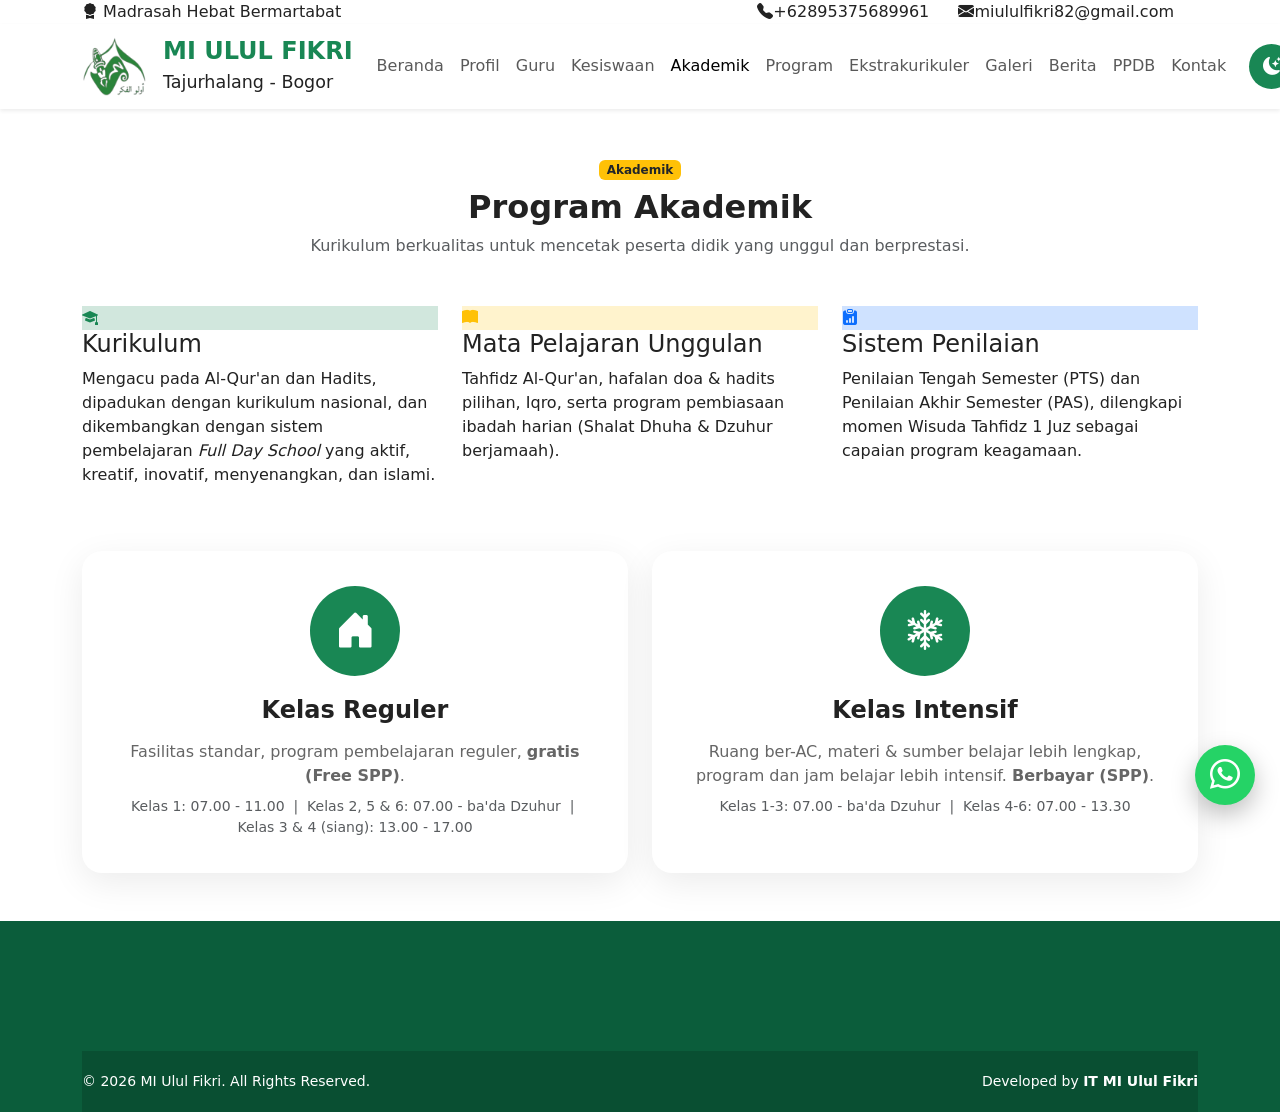
<file: akademik.html>
<!DOCTYPE html>
<html lang="id">

<head>
    <meta charset="UTF-8">
    <meta name="viewport" content="width=device-width, initial-scale=1.0">
    <title>Akademik | MI Ulul Fikri Tajurhalang Bogor</title>
    <link href="https://cdn.jsdelivr.net/npm/bootstrap@5.3.7/dist/css/bootstrap.min.css" rel="stylesheet">
    <link href="https://cdn.jsdelivr.net/npm/bootstrap-icons@1.13.1/font/bootstrap-icons.css" rel="stylesheet">
    <link href="https://fonts.googleapis.com/css2?family=Poppins:wght@300;400;500;600;700;800&display=swap"
        rel="stylesheet">
    <link rel="stylesheet" href="css/style.css">
</head>

<body>

    <section class="topbar">
        <div class="container">
            <div class="row align-items-center">
                <div class="col-lg-6"><span><i class="bi bi-award-fill"></i> Madrasah Hebat Bermartabat</span></div>
                <div class="col-lg-6 text-end d-none d-lg-block">
                    <span class="me-4"><i class="bi bi-telephone-fill"></i>+62895375689961</span>
                    <span class="me-4"><i class="bi bi-envelope-fill"></i>miululfikri82@gmail.com</span>
                </div>
            </div>
        </div>
    </section>

    <nav class="navbar navbar-expand-lg navbar-light bg-white shadow-sm sticky-top">
        <div class="container">
            <a class="navbar-brand d-flex align-items-center" href="index.html">
                <img src="assets/img/logo.png" width="65">
                <div class="ms-3">
                    <h4 class="m-0 fw-bold text-success">MI ULUL FIKRI</h4>
                    <small>Tajurhalang - Bogor</small>
                </div>
            </a>
            <button class="navbar-toggler" type="button" data-bs-toggle="collapse" data-bs-target="#navbar">
                <span class="navbar-toggler-icon"></span>
            </button>
            <div class="collapse navbar-collapse" id="navbar">
                <ul class="navbar-nav mx-auto">
                    <li class="nav-item"><a class="nav-link" href="index.html">Beranda</a></li>
                    <li class="nav-item"><a class="nav-link" href="profil.html">Profil</a></li>
                    <li class="nav-item"><a class="nav-link" href="guru.html">Guru</a></li>
                    <li class="nav-item"><a class="nav-link" href="kesiswaan.html">Kesiswaan</a></li>
                    <li class="nav-item"><a class="nav-link active" href="akademik.html">Akademik</a></li>
                    <li class="nav-item"><a class="nav-link" href="program.html">Program</a></li>
                    <li class="nav-item"><a class="nav-link" href="ekstrakulikuler.html">Ekstrakurikuler</a></li>
                    <li class="nav-item"><a class="nav-link" href="galeri.html">Galeri</a></li>
                    <li class="nav-item"><a class="nav-link" href="berita.html">Berita</a></li>
                    <li class="nav-item"><a class="nav-link" href="ppdb.html">PPDB</a></li>
                    <li class="nav-item"><a class="nav-link" href="kontak.html">Kontak</a></li>
                </ul>
                <button id="themeToggle" class="theme-toggle" aria-label="Toggle Dark Mode">
                    <i class="bi bi-moon-stars-fill"></i>
                </button>
            </div>
        </div>
    </nav>

    <section class="py-5">
        <div class="container">

            <div class="text-center mb-5">
                <span class="badge bg-warning text-dark mb-2">Akademik</span>
                <h2 class="fw-bold">Program Akademik</h2>
                <p class="text-muted">Kurikulum berkualitas untuk mencetak peserta didik yang unggul dan berprestasi.
                </p>
            </div>

            <div class="row g-4 mb-5">
                <div class="col-lg-4 col-md-6">
                    <div class="feature-card h-100">
                        <div class="feature-icon bg-success-subtle"><i class="bi bi-mortarboard-fill text-success"></i>
                        </div>
                        <h4>Kurikulum</h4>
                        <p>Mengacu pada Al-Qur'an dan Hadits, dipadukan dengan kurikulum nasional, dan
                            dikembangkan dengan sistem pembelajaran <em>Full Day School</em> yang aktif,
                            kreatif, inovatif, menyenangkan, dan islami.</p>
                    </div>
                </div>
                <div class="col-lg-4 col-md-6">
                    <div class="feature-card h-100">
                        <div class="feature-icon bg-warning-subtle"><i class="bi bi-book-fill text-warning"></i></div>
                        <h4>Mata Pelajaran Unggulan</h4>
                        <p>Tahfidz Al-Qur'an, hafalan doa &amp; hadits pilihan, Iqro, serta program
                            pembiasaan ibadah harian (Shalat Dhuha &amp; Dzuhur berjamaah).</p>
                    </div>
                </div>
                <div class="col-lg-4 col-md-6">
                    <div class="feature-card h-100">
                        <div class="feature-icon bg-primary-subtle"><i
                                class="bi bi-clipboard-data-fill text-primary"></i></div>
                        <h4>Sistem Penilaian</h4>
                        <p>Penilaian Tengah Semester (PTS) dan Penilaian Akhir Semester (PAS), dilengkapi
                            momen Wisuda Tahfidz 1 Juz sebagai capaian program keagamaan.</p>
                    </div>
                </div>
            </div>

            <div class="row g-4">
                <div class="col-lg-6">
                    <div class="prestasi-card h-100">
                        <div class="prestasi-icon"><i class="bi bi-house-door-fill"></i></div>
                        <h4>Kelas Reguler</h4>
                        <p class="mb-2">Fasilitas standar, program pembelajaran reguler, <strong>gratis (Free
                                SPP)</strong>.</p>
                        <p class="small text-muted mb-0">
                            Kelas 1: 07.00 - 11.00 &nbsp;|&nbsp; Kelas 2, 5 &amp; 6: 07.00 - ba'da Dzuhur
                            &nbsp;|&nbsp; Kelas 3 &amp; 4 (siang): 13.00 - 17.00
                        </p>
                    </div>
                </div>
                <div class="col-lg-6">
                    <div class="prestasi-card h-100">
                        <div class="prestasi-icon"><i class="bi bi-snow2"></i></div>
                        <h4>Kelas Intensif</h4>
                        <p class="mb-2">Ruang ber-AC, materi &amp; sumber belajar lebih lengkap, program dan jam
                            belajar lebih intensif. <strong>Berbayar (SPP)</strong>.</p>
                        <p class="small text-muted mb-0">
                            Kelas 1-3: 07.00 - ba'da Dzuhur &nbsp;|&nbsp; Kelas 4-6: 07.00 - 13.30
                        </p>
                    </div>
                </div>
            </div>

        </div>
    </section>

    <footer class="footer">
        <div class="container">
            <div class="footer-bottom">
                <div class="row align-items-center">
                    <div class="col-lg-6">© 2026 MI Ulul Fikri. All Rights Reserved.</div>
                    <div class="col-lg-6 text-lg-end">Developed by <strong>IT MI Ulul Fikri</strong></div>
                </div>
            </div>
        </div>
    </footer>

    <button id="backToTop" aria-label="Kembali ke atas"><i class="bi bi-chevron-up"></i></button>

    <a href="https://wa.me/6283138735745?text=Assalamu'alaikum,%20saya%20ingin%20bertanya%20tentang%20MI%20Ulul%20Fikri."
        class="floating-wa" target="_blank" aria-label="Hubungi Kami via WhatsApp">
        <div class="wa-text">Hubungi Kami</div>
        <div class="wa-icon"><i class="bi bi-whatsapp"></i></div>
    </a>

    <script src="https://cdn.jsdelivr.net/npm/bootstrap@5.3.7/dist/js/bootstrap.bundle.min.js"></script>
    <script src="js/main.js"></script>

</body>

</html>
</file>
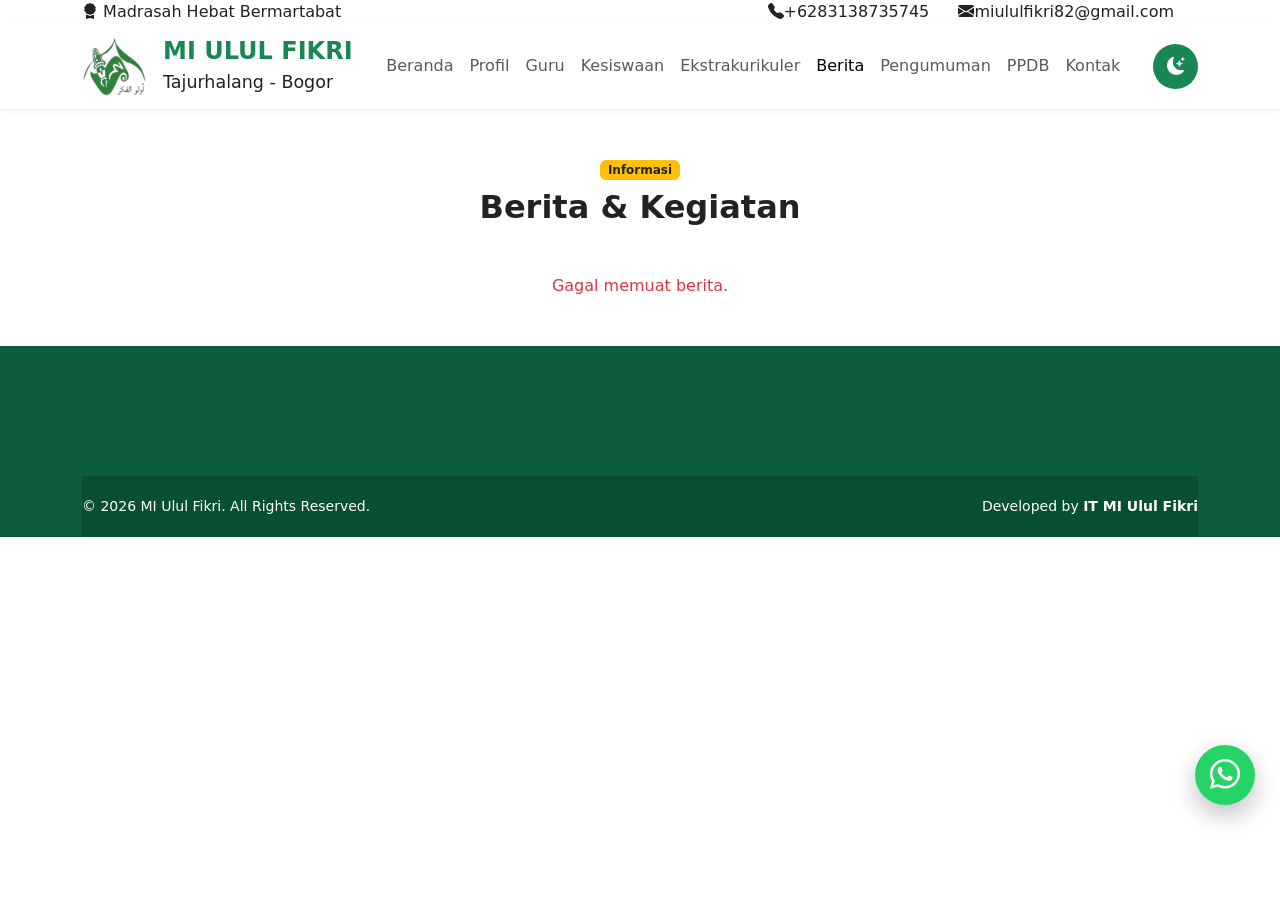
<file: berita.html>
<!DOCTYPE html>
<html lang="id">

<head>
    <meta charset="UTF-8">
    <meta name="viewport" content="width=device-width, initial-scale=1.0">
    <title>Berita | MI Ulul Fikri Tajurhalang Bogor</title>
    <link href="https://cdn.jsdelivr.net/npm/bootstrap@5.3.7/dist/css/bootstrap.min.css" rel="stylesheet">
    <link href="https://cdn.jsdelivr.net/npm/bootstrap-icons@1.13.1/font/bootstrap-icons.css" rel="stylesheet">
    <link href="https://fonts.googleapis.com/css2?family=Poppins:wght@300;400;500;600;700;800&display=swap"
        rel="stylesheet">
    <link rel="stylesheet" href="css/style.css">
</head>

<body>

    <section class="topbar">
        <div class="container">
            <div class="row align-items-center">
                <div class="col-lg-6"><span><i class="bi bi-award-fill"></i> Madrasah Hebat Bermartabat</span></div>
                <div class="col-lg-6 text-end d-none d-lg-block">
                    <span class="me-4"><i class="bi bi-telephone-fill"></i>+6283138735745</span>
                    <span class="me-4"><i class="bi bi-envelope-fill"></i>miululfikri82@gmail.com</span>
                </div>
            </div>
        </div>
    </section>

    <nav class="navbar navbar-expand-lg navbar-light bg-white shadow-sm sticky-top">
        <div class="container">
            <a class="navbar-brand d-flex align-items-center" href="index.html">
                <img src="assets/img/logo.png" width="65">
                <div class="ms-3">
                    <h4 class="m-0 fw-bold text-success">MI ULUL FIKRI</h4>
                    <small>Tajurhalang - Bogor</small>
                </div>
            </a>
            <button class="navbar-toggler" type="button" data-bs-toggle="collapse" data-bs-target="#navbar">
                <span class="navbar-toggler-icon"></span>
            </button>
            <div class="collapse navbar-collapse" id="navbar">
                <ul class="navbar-nav mx-auto">
                    <li class="nav-item"><a class="nav-link" href="index.html">Beranda</a></li>
                    <li class="nav-item"><a class="nav-link" href="profil.html">Profil</a></li>
                    <li class="nav-item"><a class="nav-link" href="guru.html">Guru</a></li>
                    <li class="nav-item"><a class="nav-link" href="kesiswaan.html">Kesiswaan</a></li>
                    <li class="nav-item"><a class="nav-link" href="ekstrakulikuler.html">Ekstrakurikuler</a></li>
                    <li class="nav-item"><a class="nav-link active" href="berita.html">Berita</a></li>
                    <li class="nav-item"><a class="nav-link" href="pengumuman.html">Pengumuman</a></li>
                    <li class="nav-item"><a class="nav-link" href="ppdb.html">PPDB</a></li>
                    <li class="nav-item"><a class="nav-link" href="kontak.html">Kontak</a></li>
                </ul>
                <button id="themeToggle" class="theme-toggle" aria-label="Toggle Dark Mode">
                    <i class="bi bi-moon-stars-fill"></i>
                </button>
            </div>
        </div>
    </nav>

    <section class="py-5">
        <div class="container">

            <div class="text-center mb-5">
                <span class="badge bg-warning text-dark mb-2">Informasi</span>
                <h2 class="fw-bold">Berita &amp; Kegiatan</h2>
                <p class="text-muted"></p>
            </div>

            <div class="row g-4" id="beritaContainer">
                <div class="col-12 text-center text-muted">Memuat berita...</div>
            </div>

        </div>
    </section>

    <footer class="footer">
        <div class="container">
            <div class="footer-bottom">
                <div class="row align-items-center">
                    <div class="col-lg-6">© 2026 MI Ulul Fikri. All Rights Reserved.</div>
                    <div class="col-lg-6 text-lg-end">Developed by <strong>IT MI Ulul Fikri</strong></div>
                </div>
            </div>
        </div>
    </footer>

    <button id="backToTop" aria-label="Kembali ke atas"><i class="bi bi-chevron-up"></i></button>

    <a href="https://wa.me/6283138735745?text=Assalamu'alaikum,%20saya%20ingin%20bertanya%20tentang%20MI%20Ulul%20Fikri."
        class="floating-wa" target="_blank" aria-label="Hubungi Kami via WhatsApp">
        <div class="wa-text">Hubungi Kami</div>
        <div class="wa-icon"><i class="bi bi-whatsapp"></i></div>
    </a>

    <script src="https://cdn.jsdelivr.net/npm/bootstrap@5.3.7/dist/js/bootstrap.bundle.min.js"></script>
    <script src="js/main.js"></script>
    <script src="js/content.js"></script>
    <script>
        document.addEventListener("DOMContentLoaded", () => muatBeritaPublik("beritaContainer"));
    </script>

</body>

</html>
</file>
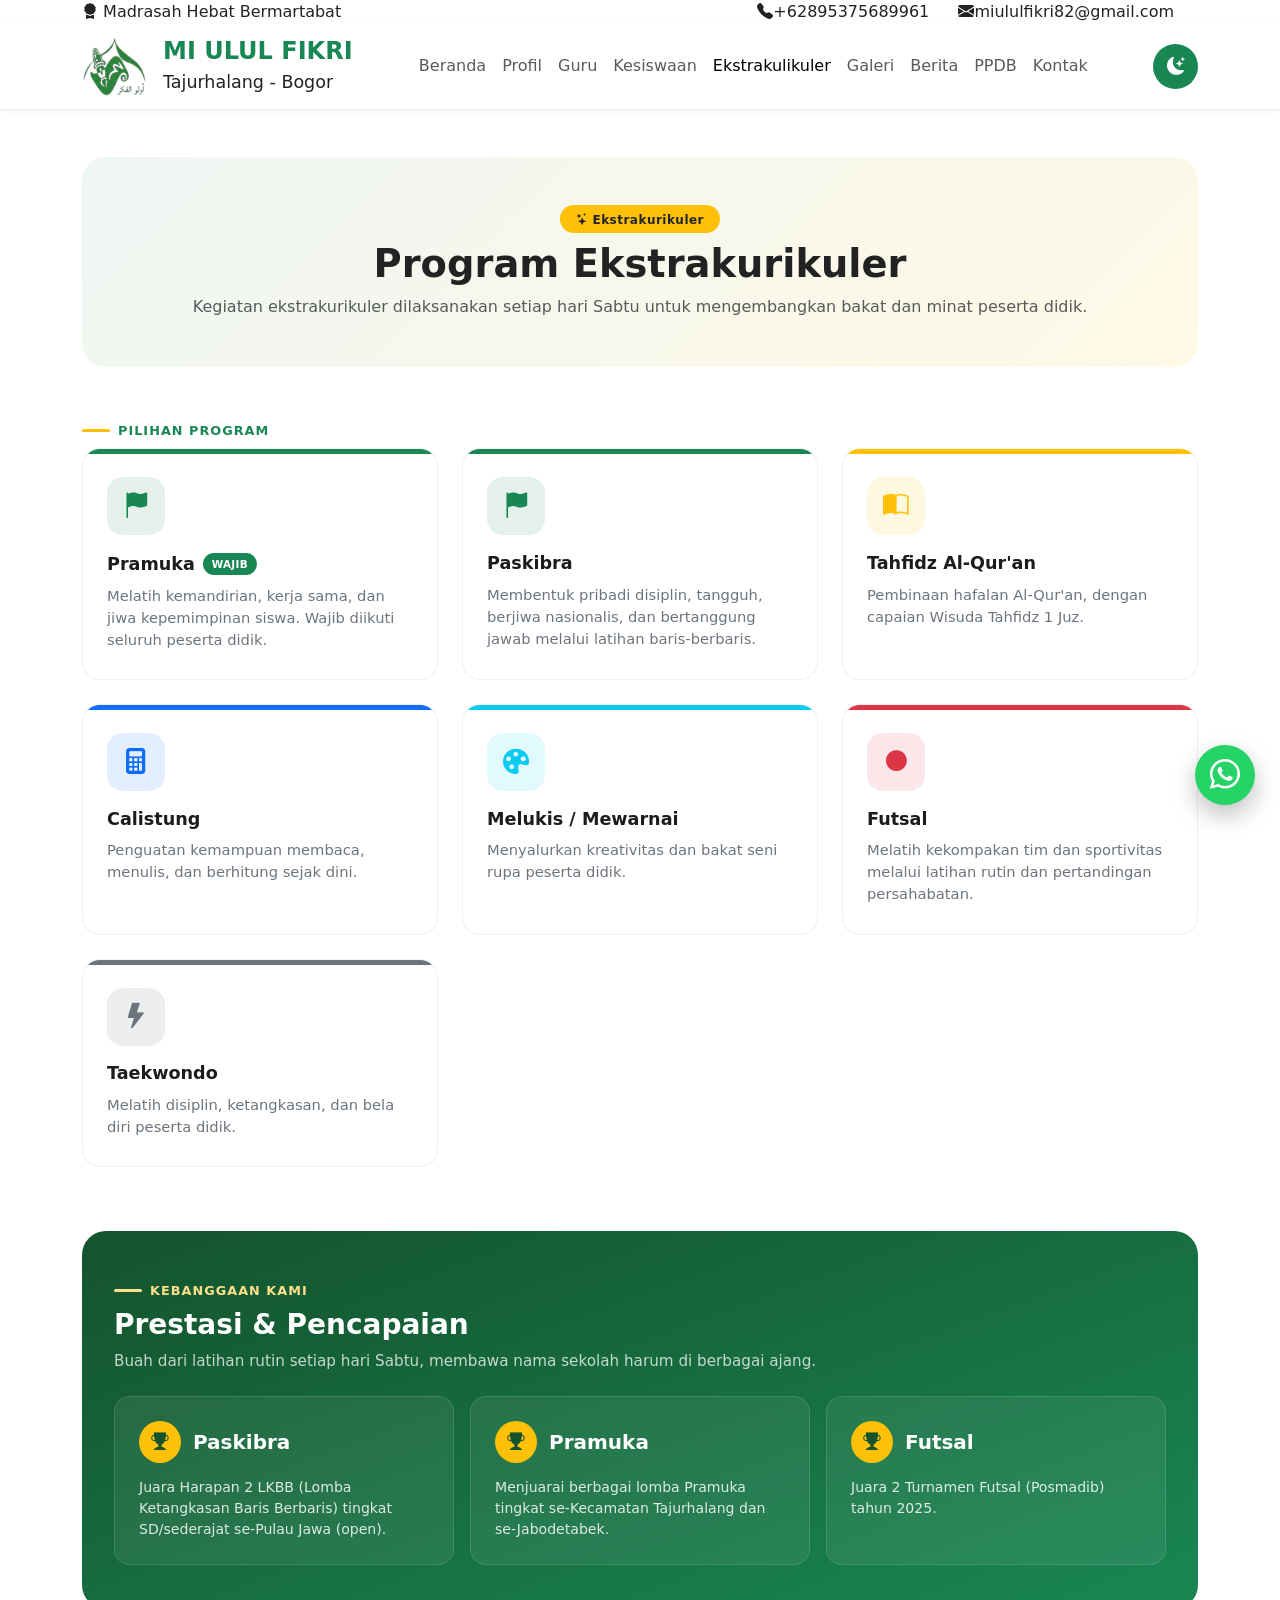
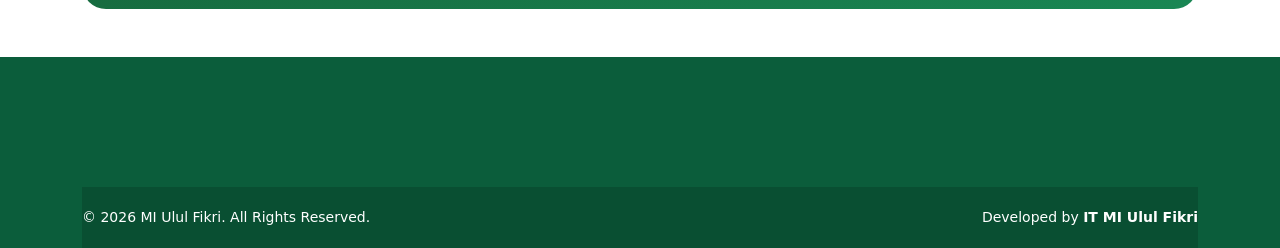
<file: ekstrakulikuler.html>
<!DOCTYPE html>
<html lang="id">

<head>
    <meta charset="UTF-8">
    <meta name="viewport" content="width=device-width, initial-scale=1.0">
    <title>Ekstrakurikuler | MI Ulul Fikri Tajurhalang Bogor</title>
    <link href="https://cdn.jsdelivr.net/npm/bootstrap@5.3.7/dist/css/bootstrap.min.css" rel="stylesheet">
    <link href="https://cdn.jsdelivr.net/npm/bootstrap-icons@1.13.1/font/bootstrap-icons.css" rel="stylesheet">
    <link href="https://fonts.googleapis.com/css2?family=Poppins:wght@300;400;500;600;700;800&display=swap"
        rel="stylesheet">
    <link rel="stylesheet" href="css/style.css">
    <style>
        /* ==== Perbaikan tampilan khusus halaman Ekstrakurikuler ==== */
        /* Tidak mengubah tema global style.css, hanya menambah & merapikan komponen di halaman ini */

        .ekskul-hero {
            background: linear-gradient(135deg, rgba(25, 135, 84, .07), rgba(255, 193, 7, .10));
            border-radius: 24px;
            padding: 3rem 2rem;
            margin-bottom: 3rem;
        }

        .ekskul-hero .badge {
            font-weight: 600;
            letter-spacing: .04em;
            padding: .5rem 1rem;
            border-radius: 50px;
        }

        .ekskul-hero h2 {
            font-size: clamp(1.75rem, 3vw, 2.5rem);
        }

        .section-label {
            display: inline-flex;
            align-items: center;
            gap: .5rem;
            font-size: .8rem;
            font-weight: 700;
            letter-spacing: .08em;
            text-transform: uppercase;
            color: #198754;
            margin-bottom: .5rem;
        }

        .section-label::before {
            content: "";
            width: 28px;
            height: 3px;
            background: #ffc107;
            border-radius: 2px;
            display: inline-block;
        }

        /* Kartu program ekskul */
        .ekskul-card {
            position: relative;
            height: 100%;
            background: #fff !important;
            color: #212529;
            border: 1px solid rgba(0, 0, 0, .06);
            border-radius: 18px;
            padding: 1.75rem 1.5rem;
            transition: transform .25s ease, box-shadow .25s ease, border-color .25s ease;
            overflow: hidden;
        }

        .ekskul-card::before {
            content: "";
            position: absolute;
            inset: 0 0 auto 0;
            height: 5px;
            background: var(--ekskul-accent, #198754);
        }

        .ekskul-card:hover {
            transform: translateY(-6px);
            box-shadow: 0 1.25rem 2.5rem rgba(0, 0, 0, .09);
            border-color: transparent;
        }

        .ekskul-card .ekskul-icon {
            width: 58px;
            height: 58px;
            border-radius: 16px;
            display: flex;
            align-items: center;
            justify-content: center;
            font-size: 1.6rem;
            margin-bottom: 1.1rem;
            background: color-mix(in srgb, var(--ekskul-accent, #198754) 12%, white);
            color: var(--ekskul-accent, #198754);
        }

        .ekskul-card h4 {
            font-size: 1.1rem;
            font-weight: 700;
            color: #1c1c1c !important;
            display: flex;
            align-items: center;
            flex-wrap: wrap;
            gap: .5rem;
            margin-bottom: .6rem;
        }

        .ekskul-card p {
            font-size: .92rem;
            color: #6c757d !important;
            margin: 0;
        }

        .badge-wajib {
            background: #198754;
            color: #fff;
            font-size: .65rem;
            font-weight: 600;
            padding: .3rem .55rem;
            border-radius: 50px;
            letter-spacing: .03em;
        }

        /* Prestasi */
        .prestasi-wrap {
            background: #14532d;
            background: linear-gradient(160deg, #14532d 0%, #198754 100%);
            border-radius: 24px;
            padding: 2.75rem 2rem;
            color: #fff;
            margin-top: 4rem;
        }

        .prestasi-wrap .section-label {
            color: #ffe08a;
        }

        .prestasi-wrap .section-label::before {
            background: #ffe08a;
        }

        .prestasi-wrap h3 {
            color: #fff;
            font-weight: 700;
        }

        .prestasi-wrap p.lead {
            color: rgba(255, 255, 255, .75);
            font-size: .95rem;
        }

        .prestasi-item {
            background: rgba(255, 255, 255, .07);
            border: 1px solid rgba(255, 255, 255, .12);
            border-radius: 16px;
            padding: 1.5rem;
            height: 100%;
            backdrop-filter: blur(2px);
            transition: background .25s ease;
        }

        .prestasi-item:hover {
            background: rgba(255, 255, 255, .13);
        }

        .prestasi-item .prestasi-top {
            display: flex;
            align-items: center;
            gap: .75rem;
            margin-bottom: .85rem;
        }

        .prestasi-item .trophy {
            width: 42px;
            height: 42px;
            flex-shrink: 0;
            border-radius: 50%;
            background: #ffc107;
            color: #14532d;
            display: flex;
            align-items: center;
            justify-content: center;
            font-size: 1.1rem;
        }

        .prestasi-item h5 {
            margin: 0;
            font-weight: 700;
            color: #fff;
        }

        .prestasi-item p {
            font-size: .88rem;
            color: rgba(255, 255, 255, .85);
            margin: 0;
        }

        @media (max-width: 767px) {
            .ekskul-hero {
                padding: 2rem 1.25rem;
                border-radius: 18px;
            }

            .prestasi-wrap {
                border-radius: 18px;
                padding: 2rem 1.25rem;
            }
        }
    </style>
</head>

<body>

    <section class="topbar">
        <div class="container">
            <div class="row align-items-center">
                <div class="col-lg-6"><span><i class="bi bi-award-fill"></i> Madrasah Hebat Bermartabat</span></div>
                <div class="col-lg-6 text-end d-none d-lg-block">
                    <span class="me-4"><i class="bi bi-telephone-fill"></i>+62895375689961</span>
                    <span class="me-4"><i class="bi bi-envelope-fill"></i>miululfikri82@gmail.com</span>
                </div>
            </div>
        </div>
    </section>

    <nav class="navbar navbar-expand-lg navbar-light bg-white shadow-sm sticky-top">
        <div class="container">
            <a class="navbar-brand d-flex align-items-center" href="index.html">
                <img src="assets/img/logo.png" width="65">
                <div class="ms-3">
                    <h4 class="m-0 fw-bold text-success">MI ULUL FIKRI</h4>
                    <small>Tajurhalang - Bogor</small>
                </div>
            </a>
            <button class="navbar-toggler" type="button" data-bs-toggle="collapse" data-bs-target="#navbar">
                <span class="navbar-toggler-icon"></span>
            </button>
            <div class="collapse navbar-collapse" id="navbar">
                <ul class="navbar-nav mx-auto">
                    <li class="nav-item"><a class="nav-link" href="index.html">Beranda</a></li>
                    <li class="nav-item"><a class="nav-link" href="profil.html">Profil</a></li>
                    <li class="nav-item"><a class="nav-link" href="guru.html">Guru</a></li>
                    <li class="nav-item"><a class="nav-link " href="kesiswaan.html">Kesiswaan</a></li>
                    <li class="nav-item"><a class="nav-link active" href="ekstrakulikuler.html">Ekstrakulikuler</a></li>
                    <li class="nav-item"><a class="nav-link" href="galeri.html">Galeri</a></li>
                    <li class="nav-item"><a class="nav-link" href="berita.html">Berita</a></li>
                    <li class="nav-item"><a class="nav-link" href="ppdb.html">PPDB</a></li>
                    <li class="nav-item"><a class="nav-link" href="kontak.html">Kontak</a></li>
                </ul>
                <button id="themeToggle" class="theme-toggle" aria-label="Toggle Dark Mode">
                    <i class="bi bi-moon-stars-fill"></i>
                </button>
            </div>
        </div>
    </nav>

    <section class="py-5">
        <div class="container">

            <div class="ekskul-hero text-center">
                <span class="badge bg-warning text-dark mb-2"><i class="bi bi-stars me-1"></i>Ekstrakurikuler</span>
                <h2 class="fw-bold">Program Ekstrakurikuler</h2>
                <p class="text-muted mb-0">Kegiatan ekstrakurikuler dilaksanakan setiap hari Sabtu untuk
                    mengembangkan bakat dan minat peserta didik.</p>
            </div>

            <span class="section-label">Pilihan Program</span>

            <div class="row g-4 mb-3">
                <div class="col-lg-4 col-md-6">
                    <div class="ekskul-card" style="--ekskul-accent:#198754">
                        <div class="ekskul-icon"><i class="bi bi-flag-fill"></i></div>
                        <h4>Pramuka <span class="badge-wajib">WAJIB</span></h4>
                        <p>Melatih kemandirian, kerja sama, dan jiwa kepemimpinan siswa. Wajib diikuti seluruh
                            peserta didik.</p>
                    </div>
                </div>
                <div class="col-lg-4 col-md-6">
                    <div class="ekskul-card" style="--ekskul-accent:#198754">
                        <div class="ekskul-icon"><i class="bi bi-flag-fill"></i></div>
                        <h4>Paskibra</h4>
                        <p>Membentuk pribadi disiplin, tangguh, berjiwa nasionalis, dan bertanggung jawab melalui
                            latihan baris-berbaris.</p>
                    </div>
                </div>
                <div class="col-lg-4 col-md-6">
                    <div class="ekskul-card" style="--ekskul-accent:#ffc107">
                        <div class="ekskul-icon"><i class="bi bi-book-half"></i></div>
                        <h4>Tahfidz Al-Qur'an</h4>
                        <p>Pembinaan hafalan Al-Qur'an, dengan capaian Wisuda Tahfidz 1 Juz.</p>
                    </div>
                </div>
                <div class="col-lg-4 col-md-6">
                    <div class="ekskul-card" style="--ekskul-accent:#0d6efd">
                        <div class="ekskul-icon"><i class="bi bi-calculator-fill"></i></div>
                        <h4>Calistung</h4>
                        <p>Penguatan kemampuan membaca, menulis, dan berhitung sejak dini.</p>
                    </div>
                </div>
                <div class="col-lg-4 col-md-6">
                    <div class="ekskul-card" style="--ekskul-accent:#0dcaf0">
                        <div class="ekskul-icon"><i class="bi bi-palette-fill"></i></div>
                        <h4>Melukis / Mewarnai</h4>
                        <p>Menyalurkan kreativitas dan bakat seni rupa peserta didik.</p>
                    </div>
                </div>
                <div class="col-lg-4 col-md-6">
                    <div class="ekskul-card" style="--ekskul-accent:#dc3545">
                        <div class="ekskul-icon"><i class="bi bi-circle-fill" style="font-size:1.3rem"></i></div>
                        <h4>Futsal</h4>
                        <p>Melatih kekompakan tim dan sportivitas melalui latihan rutin dan pertandingan
                            persahabatan.</p>
                    </div>
                </div>
                <div class="col-lg-4 col-md-6">
                    <div class="ekskul-card" style="--ekskul-accent:#6c757d">
                        <div class="ekskul-icon"><i class="bi bi-lightning-fill"></i></div>
                        <h4>Taekwondo</h4>
                        <p>Melatih disiplin, ketangkasan, dan bela diri peserta didik.</p>
                    </div>
                </div>
            </div>

            <div class="prestasi-wrap">
                <span class="section-label">Kebanggaan Kami</span>
                <h3>Prestasi &amp; Pencapaian</h3>
                <p class="lead mb-4">Buah dari latihan rutin setiap hari Sabtu, membawa nama sekolah harum di
                    berbagai ajang.</p>

                <div class="row g-3">
                    <div class="col-md-4">
                        <div class="prestasi-item">
                            <div class="prestasi-top">
                                <div class="trophy"><i class="bi bi-trophy-fill"></i></div>
                                <h5>Paskibra</h5>
                            </div>
                            <p>Juara Harapan 2 LKBB (Lomba Ketangkasan Baris Berbaris) tingkat SD/sederajat
                                se-Pulau Jawa (open).</p>
                        </div>
                    </div>
                    <div class="col-md-4">
                        <div class="prestasi-item">
                            <div class="prestasi-top">
                                <div class="trophy"><i class="bi bi-trophy-fill"></i></div>
                                <h5>Pramuka</h5>
                            </div>
                            <p>Menjuarai berbagai lomba Pramuka tingkat se-Kecamatan Tajurhalang dan
                                se-Jabodetabek.</p>
                        </div>
                    </div>
                    <div class="col-md-4">
                        <div class="prestasi-item">
                            <div class="prestasi-top">
                                <div class="trophy"><i class="bi bi-trophy-fill"></i></div>
                                <h5>Futsal</h5>
                            </div>
                            <p>Juara 2 Turnamen Futsal (Posmadib) tahun 2025.</p>
                        </div>
                    </div>
                </div>
            </div>

        </div>
    </section>

    <footer class="footer">
        <div class="container">
            <div class="footer-bottom">
                <div class="row align-items-center">
                    <div class="col-lg-6">© 2026 MI Ulul Fikri. All Rights Reserved.</div>
                    <div class="col-lg-6 text-lg-end">Developed by <strong>IT MI Ulul Fikri</strong></div>
                </div>
            </div>
        </div>
    </footer>

    <button id="backToTop" aria-label="Kembali ke atas"><i class="bi bi-chevron-up"></i></button>

    <a href="https://wa.me/62895375689961?text=Assalamu'alaikum,%20saya%20ingin%20bertanya%20tentang%20MI%20Ulul%20Fikri."
        class="floating-wa" target="_blank" aria-label="Hubungi Kami via WhatsApp">
        <div class="wa-text">Hubungi Kami</div>
        <div class="wa-icon"><i class="bi bi-whatsapp"></i></div>
    </a>

    <script src="https://cdn.jsdelivr.net/npm/bootstrap@5.3.7/dist/js/bootstrap.bundle.min.js"></script>
    <script src="js/main.js"></script>

</body>

</html>
</file>
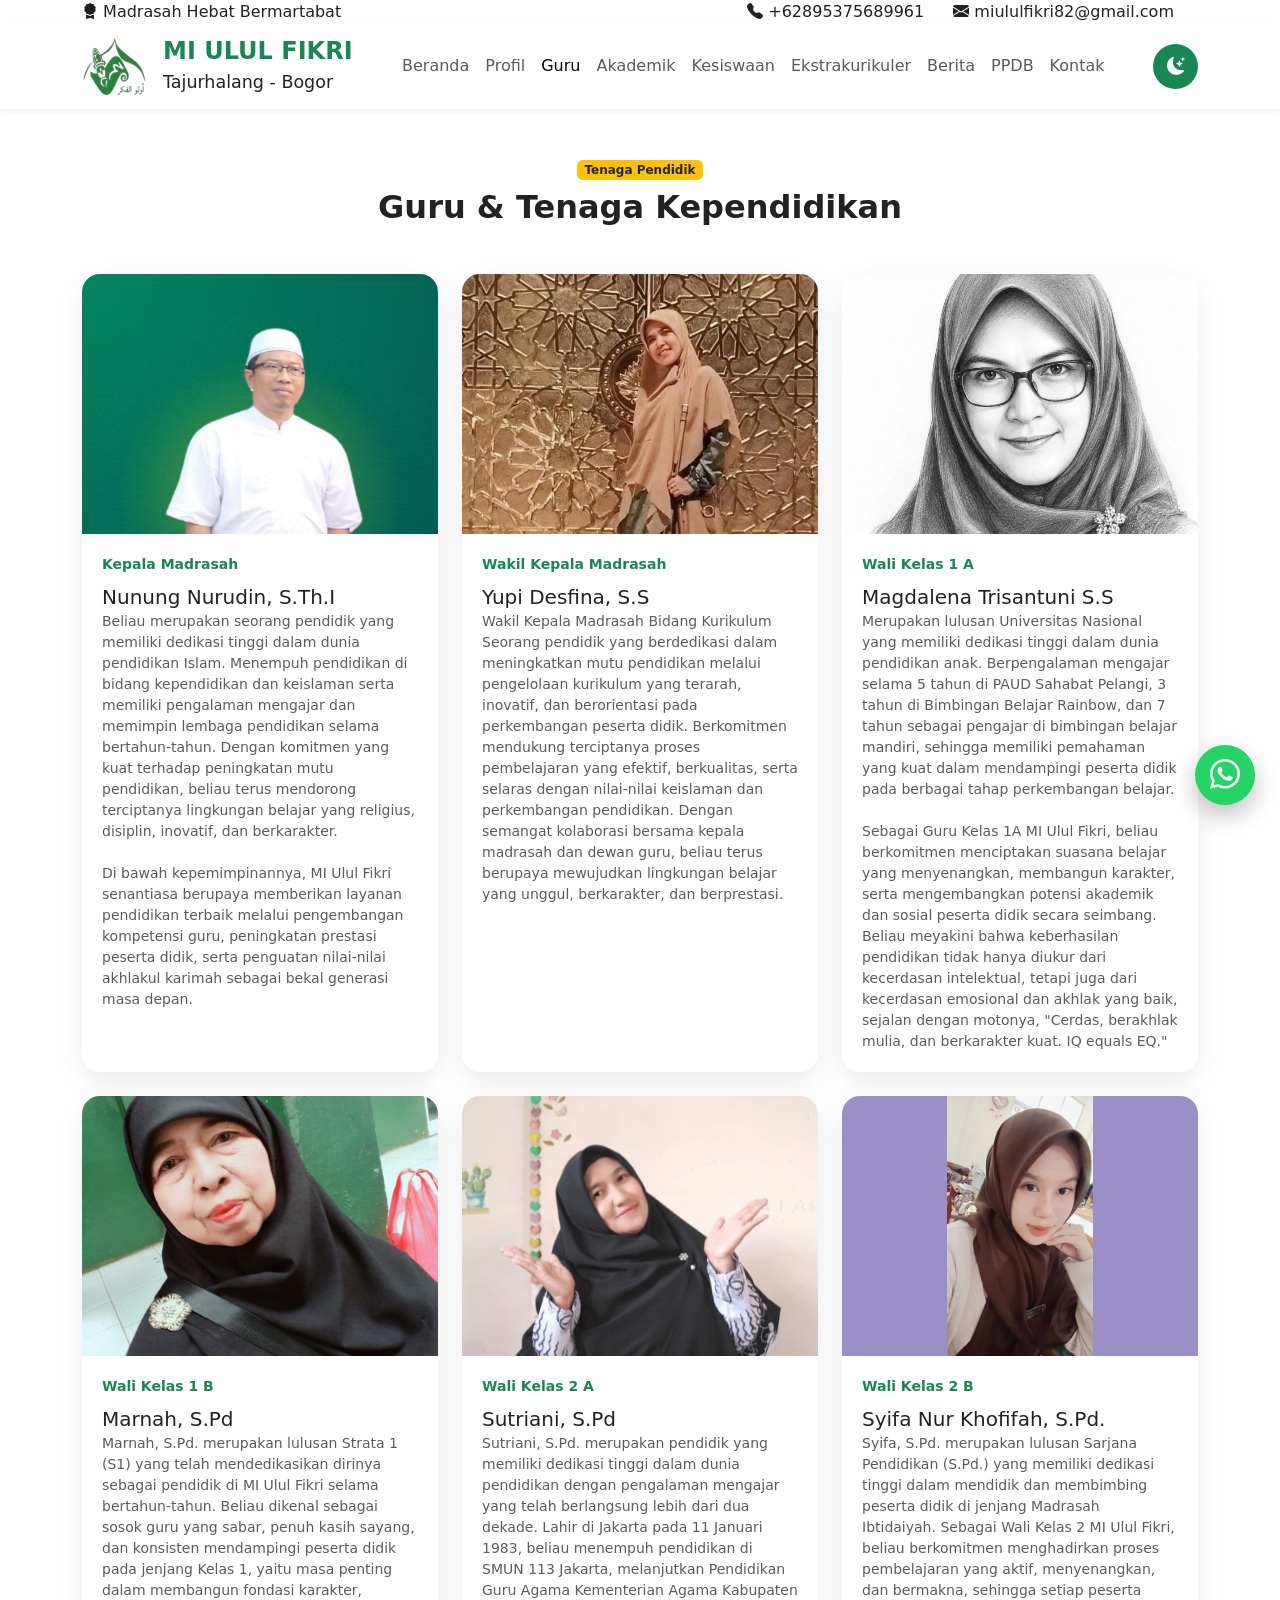
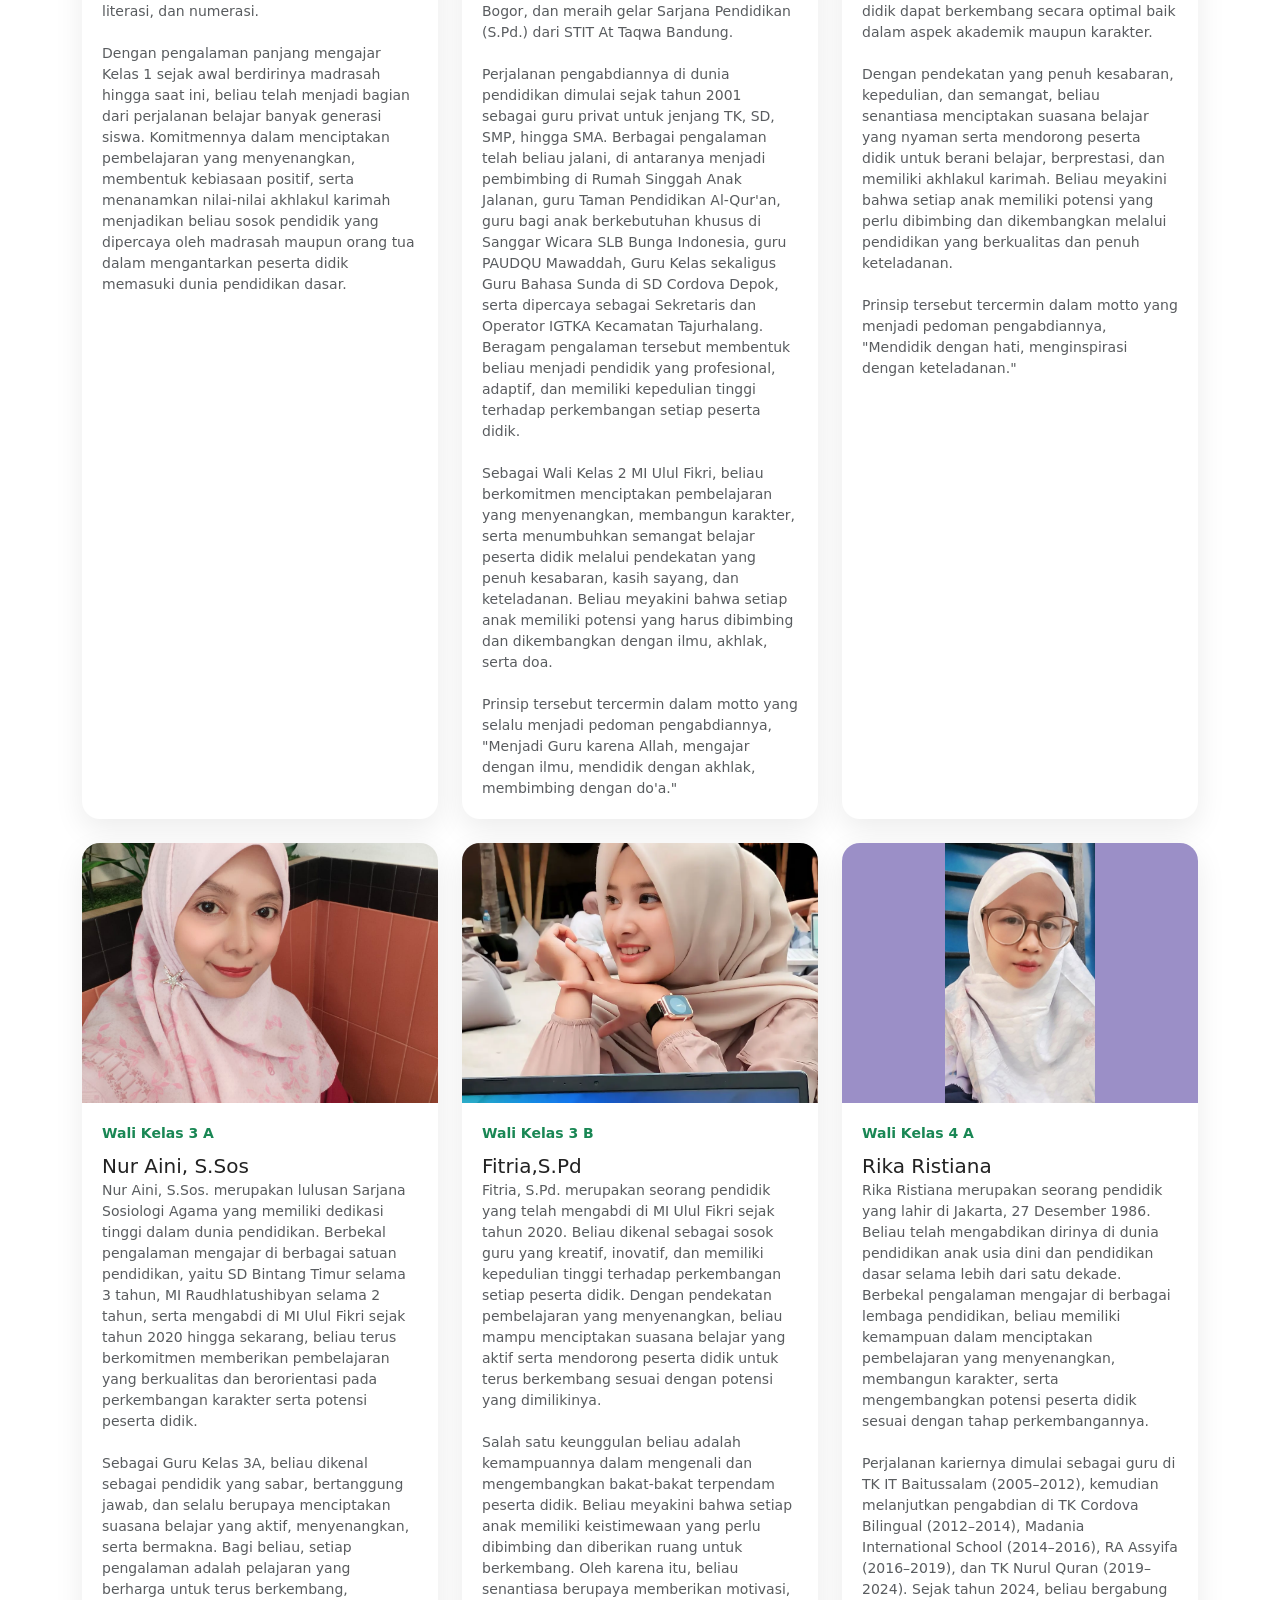
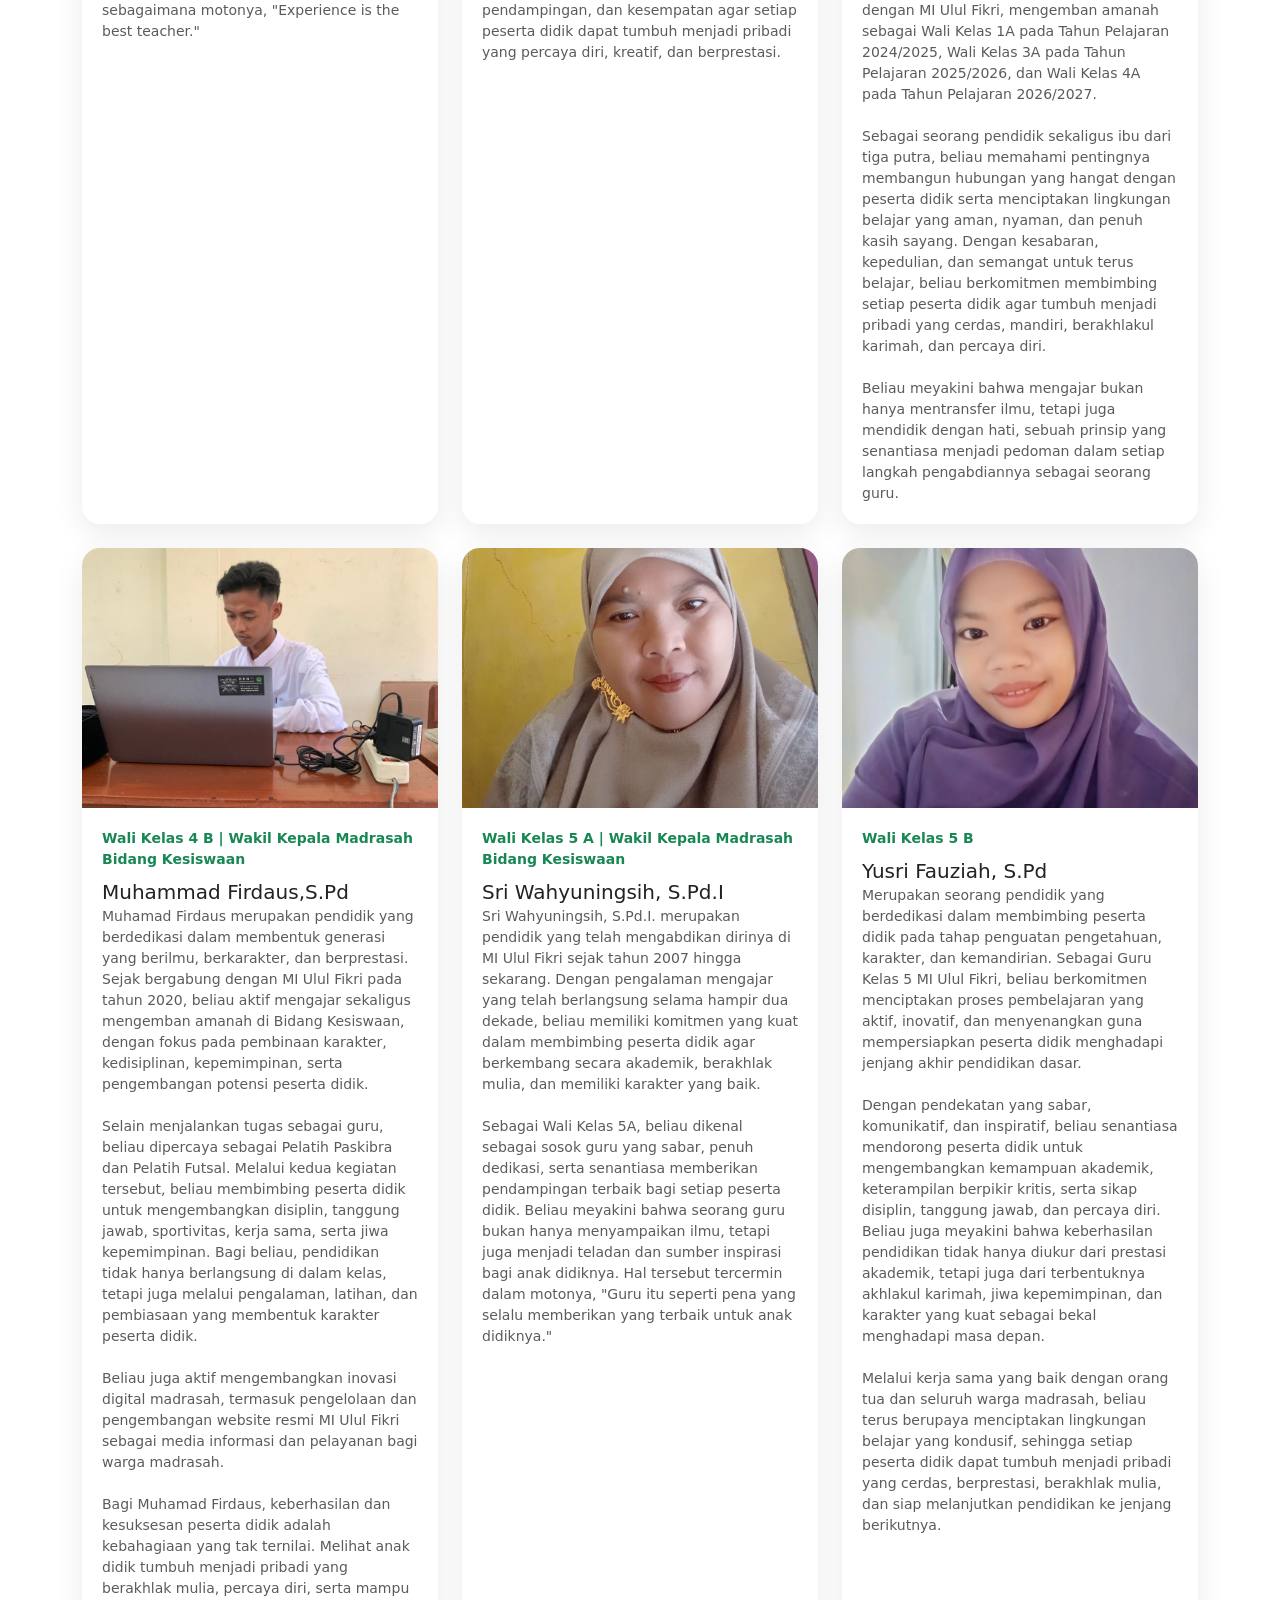
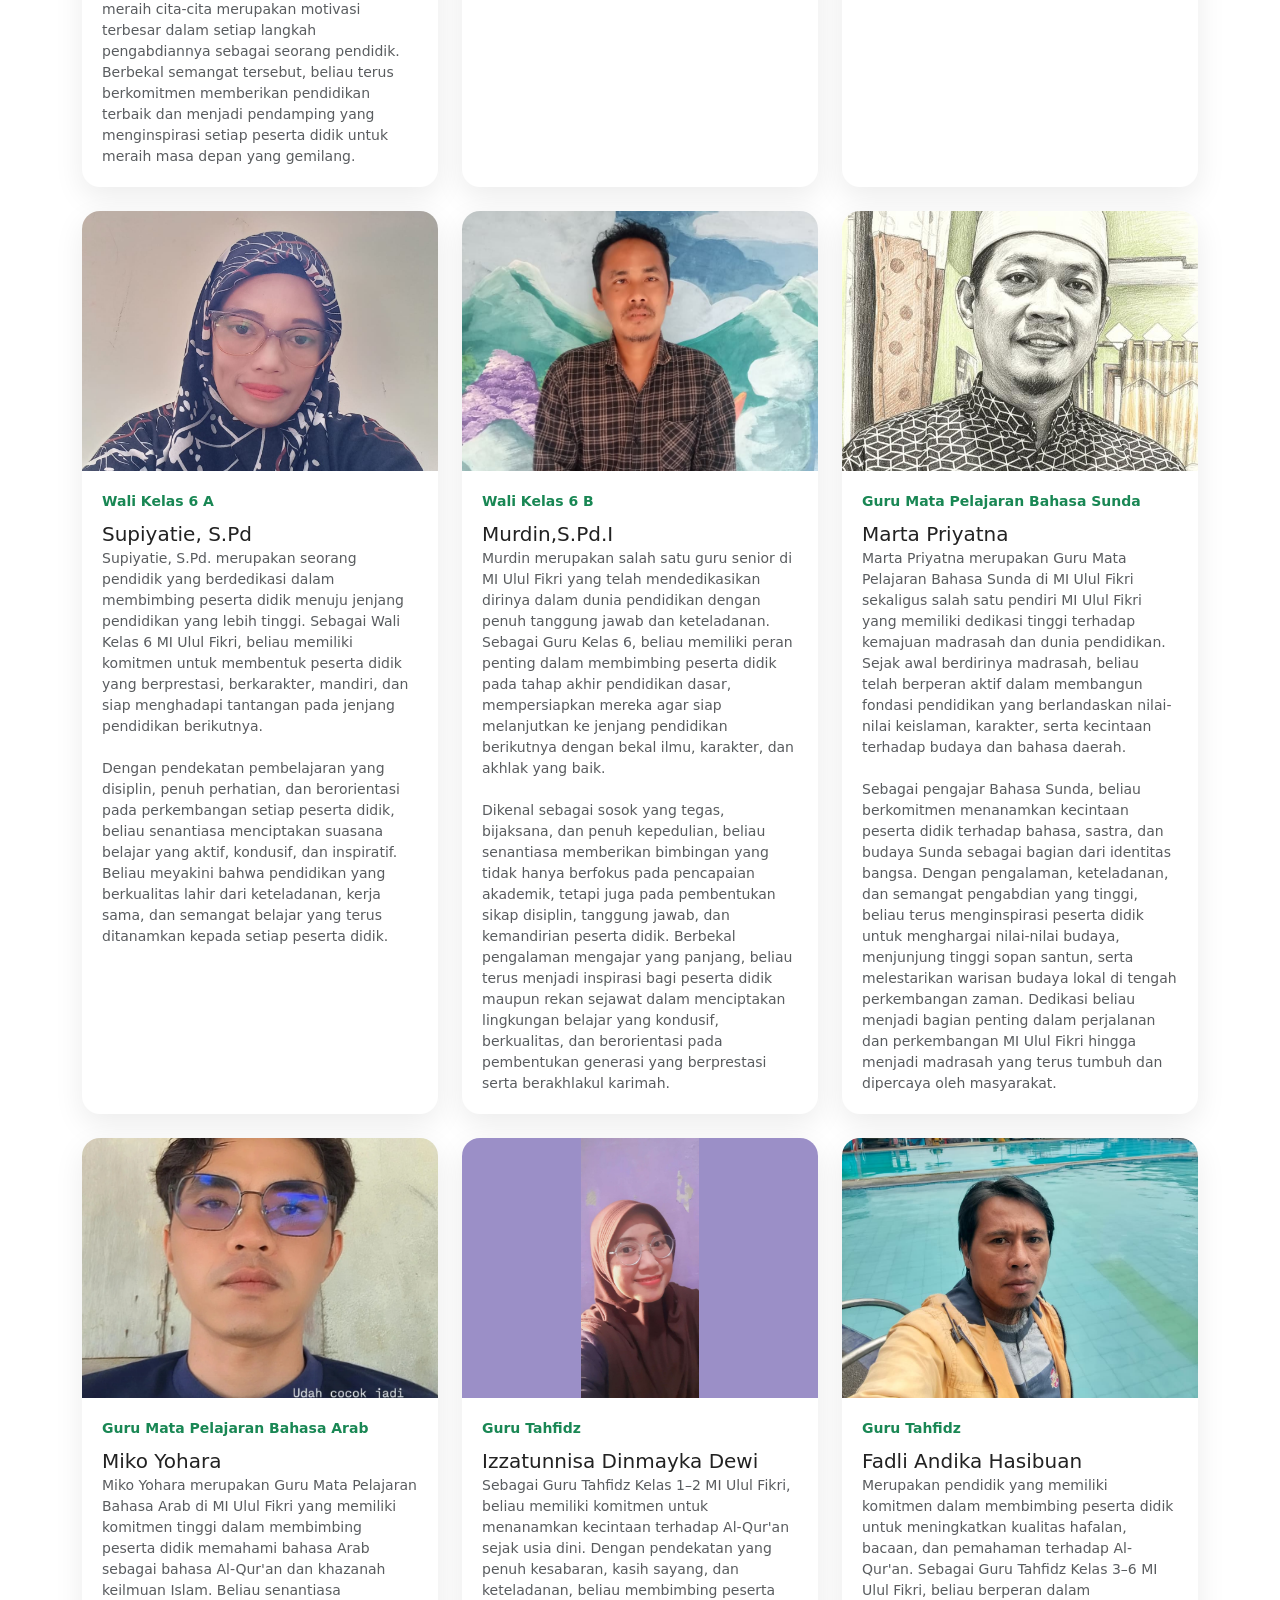
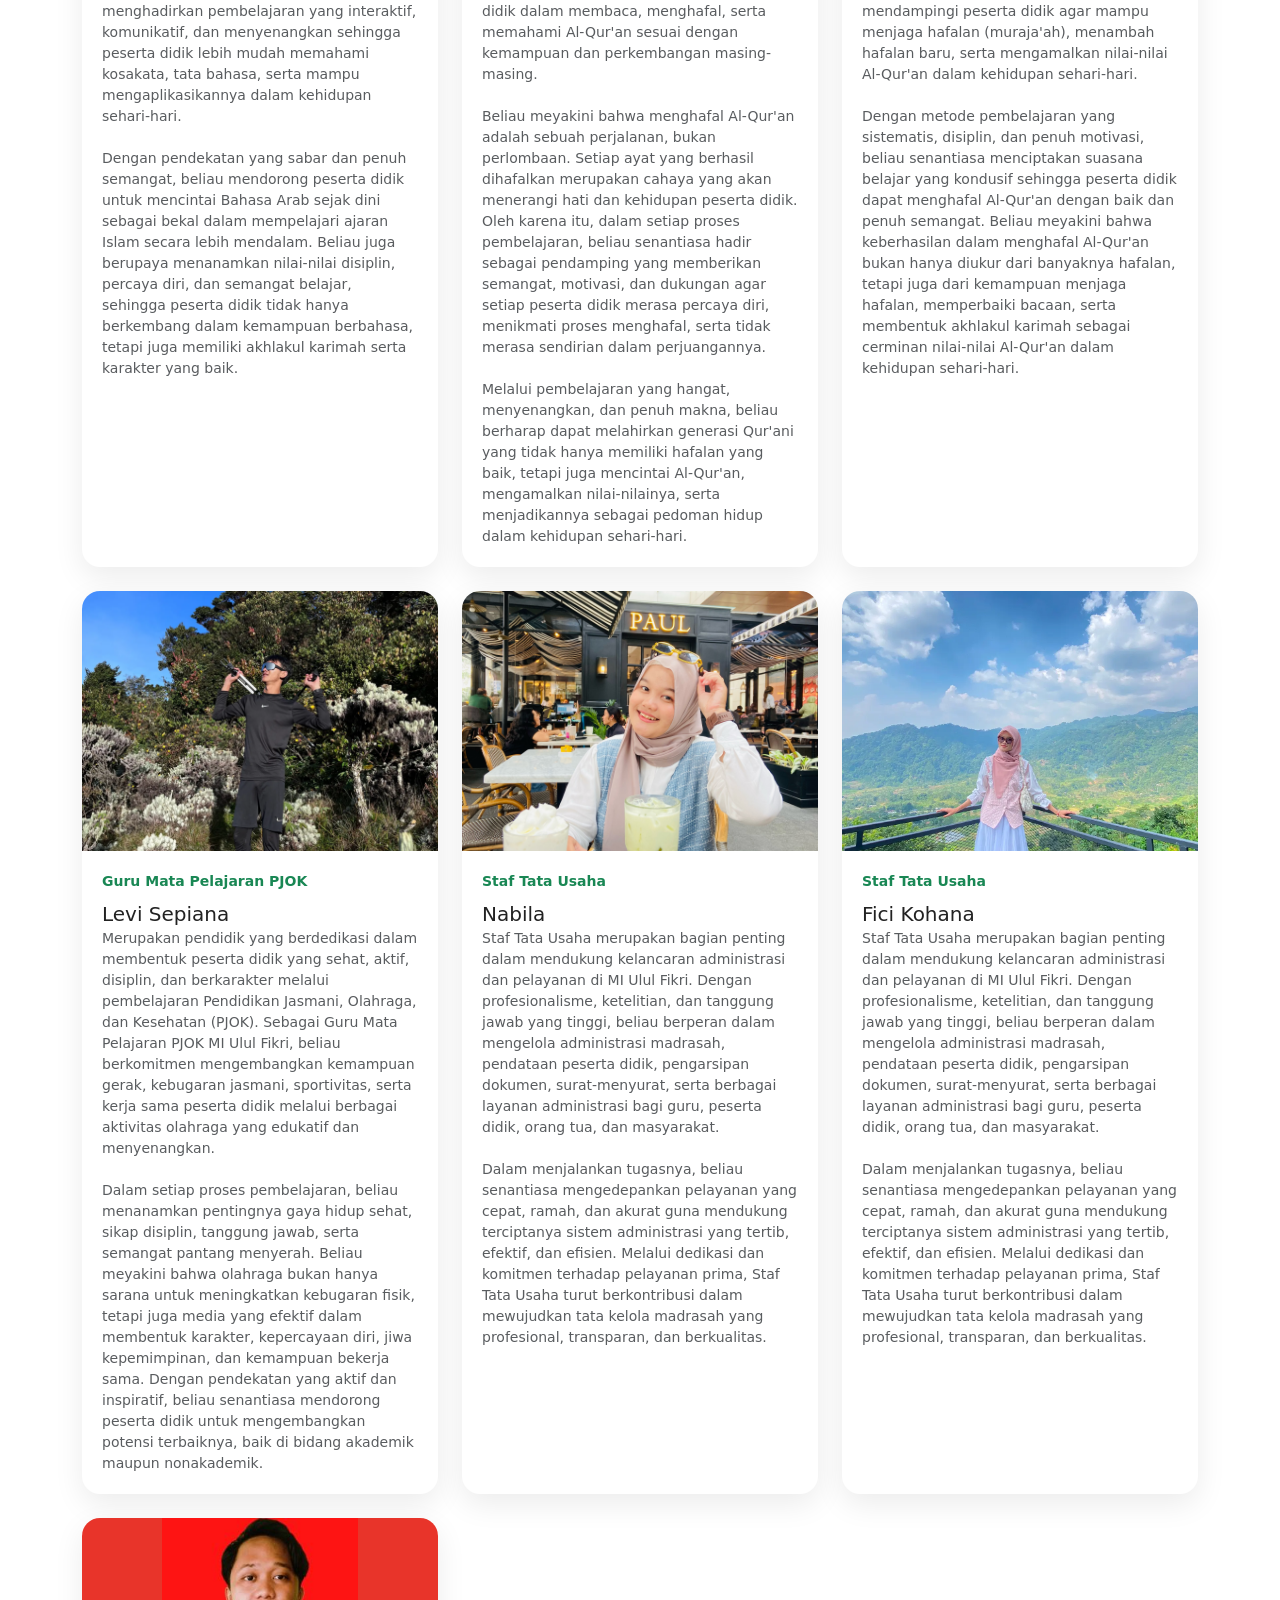
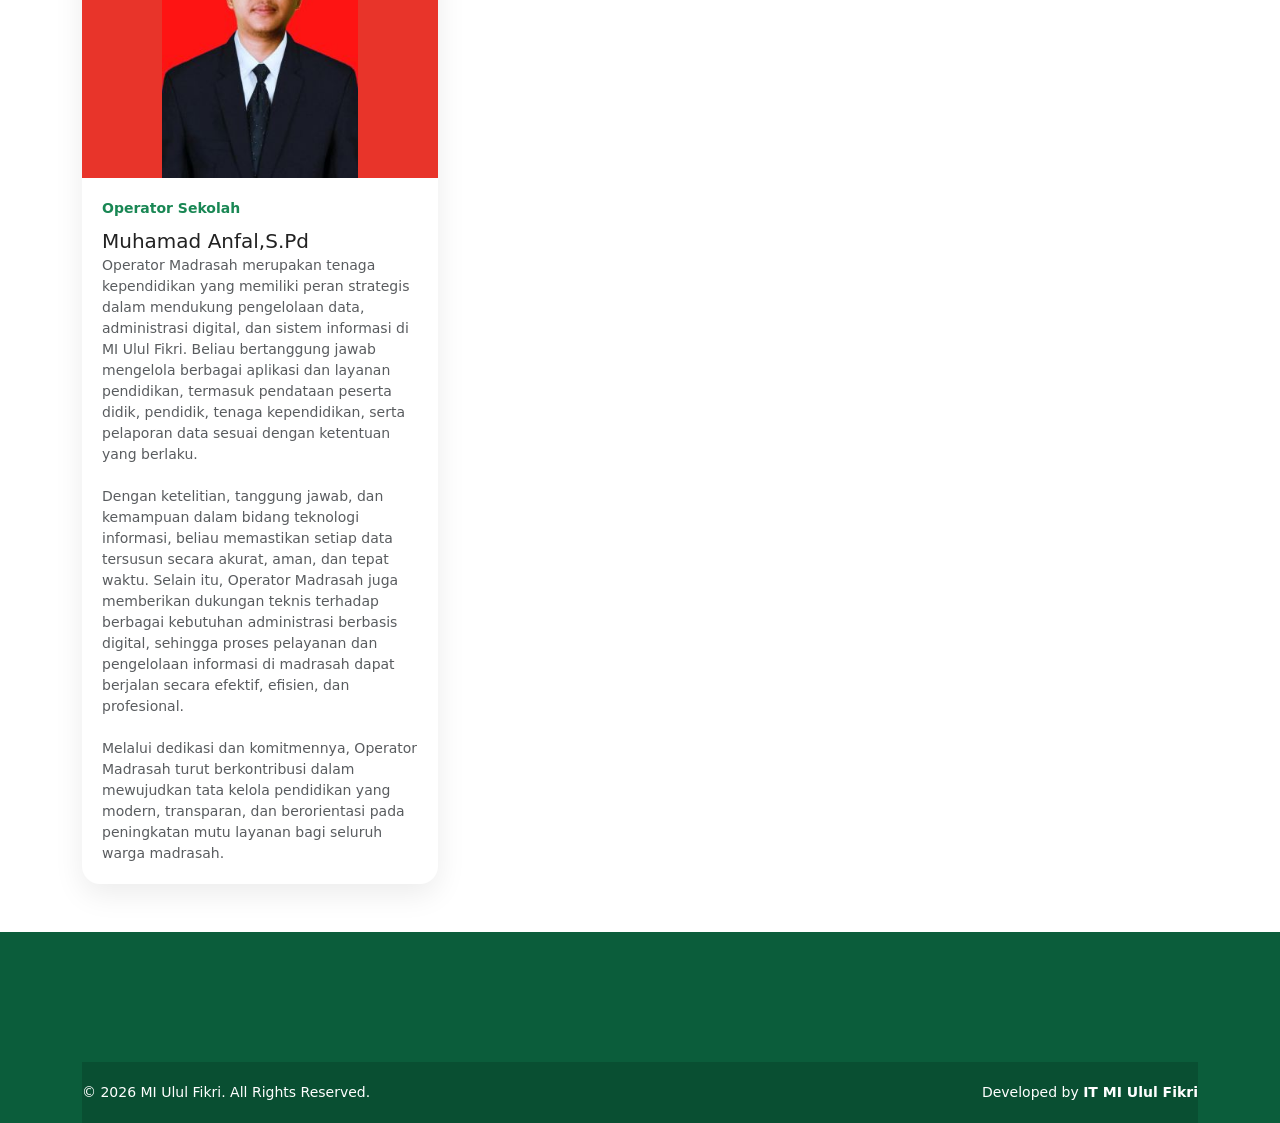
<file: guru.html>
<!DOCTYPE html>
<html lang="id">

<head>
    <meta charset="UTF-8">
    <meta name="viewport" content="width=device-width, initial-scale=1.0">
    <title>Guru & Tenaga Kependidikan | MI Ulul Fikri Tajurhalang Bogor</title>
    <link href="https://cdn.jsdelivr.net/npm/bootstrap@5.3.7/dist/css/bootstrap.min.css" rel="stylesheet">
    <link href="https://cdn.jsdelivr.net/npm/bootstrap-icons@1.13.1/font/bootstrap-icons.css" rel="stylesheet">
    <link href="https://fonts.googleapis.com/css2?family=Poppins:wght@300;400;500;600;700;800&display=swap"
        rel="stylesheet">
    <link rel="stylesheet" href="css/style.css">
    <style>
        .guru-card {
            background: var(--card);
            border-radius: 18px;
            overflow: hidden;
            box-shadow: 0 10px 30px rgba(0, 0, 0, .08);
            transition: .3s;
            height: 100%;
        }

        .guru-card:hover {
            transform: translateY(-8px);
        }

        .guru-card img {
            width: 100%;
            height: 260px;
            object-fit: cover;
        }

        .guru-card .guru-body {
            padding: 20px;
        }

        .guru-card h5 {
            margin-bottom: 2px;
        }

        .guru-card .jabatan {
            color: #198754;
            font-size: 14px;
            font-weight: 600;
            margin-bottom: 10px;
            display: block;
        }
    </style>
</head>

<body>

    <section class="topbar">
        <div class="container">
            <div class="row align-items-center">
                <div class="col-lg-6"><span><i class="bi bi-award-fill"></i> Madrasah Hebat Bermartabat</span></div>
                <div class="col-lg-6 text-end d-none d-lg-block">
                    <span class="me-4"><i class="bi bi-telephone-fill"></i> +62895375689961</span>
                    <span class="me-4"><i class="bi bi-envelope-fill"></i> miululfikri82@gmail.com</span>
                </div>
            </div>
        </div>
    </section>

    <nav class="navbar navbar-expand-lg navbar-light bg-white shadow-sm sticky-top">
        <div class="container">
            <a class="navbar-brand d-flex align-items-center" href="index.html">
                <img src="assets/img/logo.png" width="65">
                <div class="ms-3">
                    <h4 class="m-0 fw-bold text-success">MI ULUL FIKRI</h4>
                    <small>Tajurhalang - Bogor</small>
                </div>
            </a>
            <button class="navbar-toggler" type="button" data-bs-toggle="collapse" data-bs-target="#navbar">
                <span class="navbar-toggler-icon"></span>
            </button>
            <div class="collapse navbar-collapse" id="navbar">
                <ul class="navbar-nav mx-auto">
                    <li class="nav-item"><a class="nav-link" href="index.html">Beranda</a></li>
                    <li class="nav-item"><a class="nav-link" href="profil.html">Profil</a></li>
                    <li class="nav-item"><a class="nav-link active" href="guru.html">Guru</a></li>
                    <li class="nav-item"><a class="nav-link" href="akademik.html">Akademik</a></li>
                    <li class="nav-item"><a class="nav-link" href="kesiswaan.html">Kesiswaan</a></li>
                    <li class="nav-item"><a class="nav-link" href="ekstrakulikuler.html">Ekstrakurikuler</a></li>
                    <li class="nav-item"><a class="nav-link" href="berita.html">Berita</a></li>
                    <li class="nav-item"><a class="nav-link" href="ppdb.html">PPDB</a></li>
                    <li class="nav-item"><a class="nav-link" href="kontak.html">Kontak</a></li>
                </ul>
                <button id="themeToggle" class="theme-toggle" aria-label="Toggle Dark Mode">
                    <i class="bi bi-moon-stars-fill"></i>
                </button>
            </div>
        </div>
    </nav>

    <section class="py-5">
        <div class="container">

            <div class="text-center mb-5">
                <span class="badge bg-warning text-dark mb-2">Tenaga Pendidik</span>
                <h2 class="fw-bold">Guru &amp; Tenaga Kependidikan</h2>
                <p class="text-muted"></p>
            </div>

            <div class="row g-4">

                <div class="col-lg-4 col-md-6">
                    <div class="guru-card">
                        <img src="assets/img/kepala-sekolah.png" alt="Foto Kepala Madrasah"
                            style="object-fit: cover; object-position: top;">
                        <div class="guru-body">
                            <span class="jabatan">Kepala Madrasah</span>
                            <h5>Nunung Nurudin, S.Th.I</h5>
                            <p class="small text-muted mb-0">Beliau merupakan seorang pendidik yang memiliki dedikasi
                                tinggi dalam dunia pendidikan Islam. Menempuh pendidikan di bidang kependidikan dan
                                keislaman serta memiliki pengalaman mengajar dan memimpin lembaga pendidikan selama
                                bertahun-tahun. Dengan komitmen yang kuat terhadap peningkatan mutu pendidikan, beliau
                                terus mendorong terciptanya lingkungan belajar yang religius, disiplin, inovatif, dan
                                berkarakter.<br><br>

                                Di bawah kepemimpinannya, MI Ulul Fikri senantiasa berupaya memberikan layanan
                                pendidikan terbaik melalui pengembangan kompetensi guru, peningkatan prestasi peserta
                                didik, serta penguatan nilai-nilai akhlakul karimah sebagai bekal generasi masa depan.
                            </p>
                        </div>
                    </div>
                </div>

                <div class="col-lg-4 col-md-6">
                    <div class="guru-card">
                        <img src="assets/img/guru/YUPI.PNG" alt="Foto Wakil Kepala Madrasah">
                        <div class="guru-body">
                            <span class="jabatan">Wakil Kepala Madrasah</span>
                            <h5>Yupi Desfina, S.S</h5>
                            <p class="small text-muted mb-0">Wakil Kepala Madrasah Bidang Kurikulum

                                Seorang pendidik yang berdedikasi dalam meningkatkan mutu pendidikan melalui pengelolaan
                                kurikulum yang terarah, inovatif, dan berorientasi pada perkembangan peserta didik.
                                Berkomitmen mendukung terciptanya proses pembelajaran yang efektif, berkualitas, serta
                                selaras dengan nilai-nilai keislaman dan perkembangan pendidikan. Dengan semangat
                                kolaborasi bersama kepala madrasah dan dewan guru, beliau terus berupaya mewujudkan
                                lingkungan belajar yang unggul, berkarakter, dan berprestasi.</p>
                        </div>
                    </div>
                </div>

                <div class="col-lg-4 col-md-6">
                    <div class="guru-card">
                        <img src="assets/img/guru/lena.jpeg" alt="Foto Guru Kelas 1A">
                        <div class="guru-body">
                            <span class="jabatan">Wali Kelas 1 A</span>
                            <h5>Magdalena Trisantuni S.S</h5>
                            <p class="small text-muted mb-0">Merupakan lulusan Universitas Nasional yang memiliki
                                dedikasi tinggi dalam dunia pendidikan anak. Berpengalaman mengajar selama 5 tahun di
                                PAUD Sahabat Pelangi, 3 tahun di Bimbingan Belajar Rainbow, dan 7 tahun sebagai pengajar
                                di bimbingan belajar mandiri, sehingga memiliki pemahaman yang kuat dalam mendampingi
                                peserta didik pada berbagai tahap perkembangan belajar.<br><br>

                                Sebagai Guru Kelas 1A MI Ulul Fikri, beliau berkomitmen menciptakan suasana belajar yang
                                menyenangkan, membangun karakter, serta mengembangkan potensi akademik dan sosial
                                peserta didik secara seimbang. Beliau meyakini bahwa keberhasilan pendidikan tidak hanya
                                diukur dari kecerdasan intelektual, tetapi juga dari kecerdasan emosional dan akhlak
                                yang baik, sejalan dengan motonya, "Cerdas, berakhlak mulia, dan berkarakter kuat. IQ
                                equals EQ."</p>
                        </div>
                    </div>
                </div>
                <div class="col-lg-4 col-md-6">
                    <div class="guru-card">
                        <img src="assets/img/guru/marnah.jpeg" alt="Foto Guru Kelas 1B">
                        <div class="guru-body">
                            <span class="jabatan">Wali Kelas 1 B</span>
                            <h5>Marnah, S.Pd</h5>
                            <p class="small text-muted mb-0">Marnah, S.Pd. merupakan lulusan Strata 1 (S1) yang telah
                                mendedikasikan dirinya sebagai pendidik di MI Ulul Fikri selama bertahun-tahun. Beliau
                                dikenal sebagai sosok guru yang sabar, penuh kasih sayang, dan konsisten mendampingi
                                peserta didik pada jenjang Kelas 1, yaitu masa penting dalam membangun fondasi karakter,
                                literasi, dan numerasi.<br><br>

                                Dengan pengalaman panjang mengajar Kelas 1 sejak awal berdirinya madrasah hingga saat
                                ini, beliau telah menjadi bagian dari perjalanan belajar banyak generasi siswa.
                                Komitmennya dalam menciptakan pembelajaran yang menyenangkan, membentuk kebiasaan
                                positif, serta menanamkan nilai-nilai akhlakul karimah menjadikan beliau sosok pendidik
                                yang dipercaya oleh madrasah maupun orang tua dalam mengantarkan peserta didik memasuki
                                dunia pendidikan dasar.</p>
                        </div>
                    </div>
                </div>
                <div class="col-lg-4 col-md-6">
                    <div class="guru-card">
                        <img src="assets/img/guru/yani.jpeg" alt="Foto Guru Kelas 2A" style="object-position:top">
                        <div class=" guru-body">
                            <span class="jabatan">Wali Kelas 2 A</span>
                            <h5>Sutriani, S.Pd</h5>
                            <p class="small text-muted mb-0">Sutriani, S.Pd. merupakan pendidik yang memiliki dedikasi
                                tinggi dalam dunia pendidikan dengan pengalaman mengajar yang telah berlangsung lebih
                                dari dua dekade. Lahir di Jakarta pada 11 Januari 1983, beliau menempuh pendidikan di
                                SMUN 113 Jakarta, melanjutkan Pendidikan Guru Agama Kementerian Agama Kabupaten Bogor,
                                dan meraih gelar Sarjana Pendidikan (S.Pd.) dari STIT At Taqwa Bandung.<br><br>

                                Perjalanan pengabdiannya di dunia pendidikan dimulai sejak tahun 2001 sebagai guru
                                privat untuk jenjang TK, SD, SMP, hingga SMA. Berbagai pengalaman telah beliau jalani,
                                di antaranya menjadi pembimbing di Rumah Singgah Anak Jalanan, guru Taman Pendidikan
                                Al-Qur'an, guru bagi anak berkebutuhan khusus di Sanggar Wicara SLB Bunga Indonesia,
                                guru PAUDQU Mawaddah, Guru Kelas sekaligus Guru Bahasa Sunda di SD Cordova Depok, serta
                                dipercaya sebagai Sekretaris dan Operator IGTKA Kecamatan Tajurhalang. Beragam
                                pengalaman tersebut membentuk beliau menjadi pendidik yang profesional, adaptif, dan
                                memiliki kepedulian tinggi terhadap perkembangan setiap peserta didik.<br><br>

                                Sebagai Wali Kelas 2 MI Ulul Fikri, beliau berkomitmen menciptakan pembelajaran yang
                                menyenangkan, membangun karakter, serta menumbuhkan semangat belajar peserta didik
                                melalui pendekatan yang penuh kesabaran, kasih sayang, dan keteladanan. Beliau meyakini
                                bahwa setiap anak memiliki potensi yang harus dibimbing dan dikembangkan dengan ilmu,
                                akhlak, serta doa.<br><br>

                                Prinsip tersebut tercermin dalam motto yang selalu menjadi pedoman pengabdiannya,
                                "Menjadi Guru karena Allah, mengajar dengan ilmu, mendidik dengan akhlak, membimbing
                                dengan do'a."</p>
                        </div>
                    </div>
                </div>

                <div class="col-lg-4 col-md-6">
                    <div class="guru-card">
                        <img src="assets/img/guru/syifa.jpeg" alt="Foto Guru Kelas 2"
                            style="object-fit:contain !important; object-position:center top !important; background-color:#9B8FC7 !important;">
                        <div class=" guru-body">
                            <span class="jabatan">Wali Kelas 2 B</span>
                            <h5>Syifa Nur Khofifah, S.Pd.</h5>
                            <p class="small text-muted mb-0">Syifa, S.Pd. merupakan lulusan Sarjana Pendidikan (S.Pd.)
                                yang memiliki dedikasi tinggi dalam mendidik dan membimbing peserta didik di jenjang
                                Madrasah Ibtidaiyah. Sebagai Wali Kelas 2 MI Ulul Fikri, beliau berkomitmen menghadirkan
                                proses pembelajaran yang aktif, menyenangkan, dan bermakna, sehingga setiap peserta
                                didik dapat berkembang secara optimal baik dalam aspek akademik maupun karakter.<br><br>

                                Dengan pendekatan yang penuh kesabaran, kepedulian, dan semangat, beliau senantiasa
                                menciptakan suasana belajar yang nyaman serta mendorong peserta didik untuk berani
                                belajar, berprestasi, dan memiliki akhlakul karimah. Beliau meyakini bahwa setiap anak
                                memiliki potensi yang perlu dibimbing dan dikembangkan melalui pendidikan yang
                                berkualitas dan penuh keteladanan.<br><br>

                                Prinsip tersebut tercermin dalam motto yang menjadi pedoman pengabdiannya, "Mendidik
                                dengan hati, menginspirasi dengan keteladanan."</p>
                        </div>
                    </div>
                </div>
                <div class="col-lg-4 col-md-6">
                    <div class="guru-card">
                        <img src="assets/img/guru/ani.jpeg" alt="Foto Guru Kelas 3a">
                        <div class="guru-body">
                            <span class="jabatan">Wali Kelas 3 A</span>
                            <h5>Nur Aini, S.Sos</h5>
                            <p class="small text-muted mb-0">Nur Aini, S.Sos. merupakan lulusan Sarjana Sosiologi Agama
                                yang memiliki dedikasi tinggi dalam dunia pendidikan. Berbekal pengalaman mengajar di
                                berbagai satuan pendidikan, yaitu SD Bintang Timur selama 3 tahun, MI Raudhlatushibyan
                                selama 2 tahun, serta mengabdi di MI Ulul Fikri sejak tahun 2020 hingga sekarang, beliau
                                terus berkomitmen memberikan pembelajaran yang berkualitas dan berorientasi pada
                                perkembangan karakter serta potensi peserta didik.<br><br>

                                Sebagai Guru Kelas 3A, beliau dikenal sebagai pendidik yang sabar, bertanggung jawab,
                                dan selalu berupaya menciptakan suasana belajar yang aktif, menyenangkan, serta
                                bermakna. Bagi beliau, setiap pengalaman adalah pelajaran yang berharga untuk terus
                                berkembang, sebagaimana motonya, "Experience is the best teacher."</p>
                        </div>
                    </div>
                </div>
                <div class="col-lg-4 col-md-6">
                    <div class="guru-card">
                        <img src="assets/img/guru/fitria.webp" alt="Foto Guru Kelas 2">
                        <div class="guru-body">
                            <span class="jabatan">Wali Kelas 3 B</span>
                            <h5>Fitria,S.Pd</h5>
                            <p class="small text-muted mb-0">Fitria, S.Pd. merupakan seorang pendidik yang telah
                                mengabdi di MI Ulul Fikri sejak tahun 2020. Beliau dikenal sebagai sosok guru yang
                                kreatif, inovatif, dan memiliki kepedulian tinggi terhadap perkembangan setiap peserta
                                didik. Dengan pendekatan pembelajaran yang menyenangkan, beliau mampu menciptakan
                                suasana belajar yang aktif serta mendorong peserta didik untuk terus berkembang sesuai
                                dengan potensi yang dimilikinya.<br><br>

                                Salah satu keunggulan beliau adalah kemampuannya dalam mengenali dan mengembangkan
                                bakat-bakat terpendam peserta didik. Beliau meyakini bahwa setiap anak memiliki
                                keistimewaan yang perlu dibimbing dan diberikan ruang untuk berkembang. Oleh karena itu,
                                beliau senantiasa berupaya memberikan motivasi, pendampingan, dan kesempatan agar setiap
                                peserta didik dapat tumbuh menjadi pribadi yang percaya diri, kreatif, dan berprestasi.
                            </p>
                        </div>
                    </div>
                </div>
                <div class="col-lg-4 col-md-6">
                    <div class="guru-card">
                        <img src="assets/img/guru/ika.jpeg" alt="Foto Guru Kelas 2"
                            style="object-fit:contain !important; object-position:center top !important; background-color:#9B8FC7 !important;">
                        <div class="guru-body">
                            <span class="jabatan">Wali Kelas 4 A</span>
                            <h5>Rika Ristiana</h5>
                            <p class="small text-muted mb-0">Rika Ristiana merupakan seorang pendidik yang lahir di
                                Jakarta, 27 Desember 1986. Beliau telah mengabdikan dirinya di dunia pendidikan anak
                                usia dini dan pendidikan dasar selama lebih dari satu dekade. Berbekal pengalaman
                                mengajar di berbagai lembaga pendidikan, beliau memiliki kemampuan dalam menciptakan
                                pembelajaran yang menyenangkan, membangun karakter, serta mengembangkan potensi peserta
                                didik sesuai dengan tahap perkembangannya.<br><br>

                                Perjalanan kariernya dimulai sebagai guru di TK IT Baitussalam (2005–2012), kemudian
                                melanjutkan pengabdian di TK Cordova Bilingual (2012–2014), Madania International School
                                (2014–2016), RA Assyifa (2016–2019), dan TK Nurul Quran (2019–2024). Sejak tahun 2024,
                                beliau bergabung dengan MI Ulul Fikri, mengemban amanah sebagai Wali Kelas 1A pada Tahun
                                Pelajaran 2024/2025, Wali Kelas 3A pada Tahun Pelajaran 2025/2026, dan Wali Kelas 4A
                                pada Tahun Pelajaran 2026/2027.<br><br>

                                Sebagai seorang pendidik sekaligus ibu dari tiga putra, beliau memahami pentingnya
                                membangun hubungan yang hangat dengan peserta didik serta menciptakan lingkungan belajar
                                yang aman, nyaman, dan penuh kasih sayang. Dengan kesabaran, kepedulian, dan semangat
                                untuk terus belajar, beliau berkomitmen membimbing setiap peserta didik agar tumbuh
                                menjadi pribadi yang cerdas, mandiri, berakhlakul karimah, dan percaya diri.<br><br>

                                Beliau meyakini bahwa mengajar bukan hanya mentransfer ilmu, tetapi juga mendidik dengan
                                hati, sebuah prinsip yang senantiasa menjadi pedoman dalam setiap langkah pengabdiannya
                                sebagai seorang guru.</p>
                        </div>
                    </div>
                </div>
                <div class="col-lg-4 col-md-6">
                    <div class="guru-card">
                        <img src="assets/img/guru/daus.jpeg" alt="Foto Guru Kelas 2">
                        <div class="guru-body">
                            <span class="jabatan">Wali Kelas 4 B | Wakil Kepala Madrasah Bidang Kesiswaan</span>
                            <h5>Muhammad Firdaus,S.Pd</h5>
                            <p class="small text-muted mb-0">Muhamad Firdaus merupakan pendidik yang berdedikasi dalam
                                membentuk generasi yang berilmu, berkarakter, dan berprestasi. Sejak bergabung dengan MI
                                Ulul Fikri pada tahun 2020, beliau aktif mengajar sekaligus mengemban amanah di Bidang
                                Kesiswaan, dengan fokus pada pembinaan karakter, kedisiplinan, kepemimpinan, serta
                                pengembangan potensi peserta didik.<br><br>

                                Selain menjalankan tugas sebagai guru, beliau dipercaya sebagai Pelatih Paskibra dan
                                Pelatih Futsal. Melalui kedua kegiatan tersebut, beliau membimbing peserta didik untuk
                                mengembangkan disiplin, tanggung jawab, sportivitas, kerja sama, serta jiwa
                                kepemimpinan. Bagi beliau, pendidikan tidak hanya berlangsung di dalam kelas, tetapi
                                juga melalui pengalaman, latihan, dan pembiasaan yang membentuk karakter peserta
                                didik.<br><br>

                                Beliau juga aktif mengembangkan inovasi digital madrasah, termasuk pengelolaan dan
                                pengembangan website resmi MI Ulul Fikri sebagai media informasi dan pelayanan bagi
                                warga madrasah.<br><br>

                                Bagi Muhamad Firdaus, keberhasilan dan kesuksesan peserta didik adalah kebahagiaan yang
                                tak ternilai. Melihat anak didik tumbuh menjadi pribadi yang berakhlak mulia, percaya
                                diri, serta mampu meraih cita-cita merupakan motivasi terbesar dalam setiap langkah
                                pengabdiannya sebagai seorang pendidik. Berbekal semangat tersebut, beliau terus
                                berkomitmen memberikan pendidikan terbaik dan menjadi pendamping yang menginspirasi
                                setiap peserta didik untuk meraih masa depan yang gemilang.</p>
                        </div>
                    </div>
                </div>
                <div class="col-lg-4 col-md-6">
                    <div class="guru-card">
                        <img src="assets/img/guru/yuni.jpeg" alt="Foto Guru Kelas 2" style="object-position:bottom;">
                        <div class=" guru-body">
                            <span class="jabatan">Wali Kelas 5 A | Wakil Kepala Madrasah Bidang Kesiswaan</span>
                            <h5>Sri Wahyuningsih, S.Pd.I</h5>
                            <p class="small text-muted mb-0">Sri Wahyuningsih, S.Pd.I. merupakan pendidik yang telah
                                mengabdikan dirinya di MI Ulul Fikri sejak tahun 2007 hingga sekarang. Dengan pengalaman
                                mengajar yang telah berlangsung selama hampir dua dekade, beliau memiliki komitmen yang
                                kuat dalam membimbing peserta didik agar berkembang secara akademik, berakhlak mulia,
                                dan memiliki karakter yang baik.<br><br>

                                Sebagai Wali Kelas 5A, beliau dikenal sebagai sosok guru yang sabar, penuh dedikasi,
                                serta senantiasa memberikan pendampingan terbaik bagi setiap peserta didik. Beliau
                                meyakini bahwa seorang guru bukan hanya menyampaikan ilmu, tetapi juga menjadi teladan
                                dan sumber inspirasi bagi anak didiknya. Hal tersebut tercermin dalam motonya, "Guru itu
                                seperti pena yang selalu memberikan yang terbaik untuk anak didiknya."</p>
                        </div>
                    </div>
                </div>
                <div class="col-lg-4 col-md-6">
                    <div class="guru-card">
                        <img src="assets/img/guru/yusri.webp" alt="Foto Guru Kelas 2">
                        <div class="guru-body">
                            <span class="jabatan">Wali Kelas 5 B</span>
                            <h5>Yusri Fauziah, S.Pd</h5>
                            <p class="small text-muted mb-0">Merupakan seorang pendidik yang berdedikasi dalam
                                membimbing peserta didik pada tahap penguatan pengetahuan, karakter, dan kemandirian.
                                Sebagai Guru Kelas 5 MI Ulul Fikri, beliau berkomitmen menciptakan proses pembelajaran
                                yang aktif, inovatif, dan menyenangkan guna mempersiapkan peserta didik menghadapi
                                jenjang akhir pendidikan dasar.<br><br>

                                Dengan pendekatan yang sabar, komunikatif, dan inspiratif, beliau senantiasa mendorong
                                peserta didik untuk mengembangkan kemampuan akademik, keterampilan berpikir kritis,
                                serta sikap disiplin, tanggung jawab, dan percaya diri. Beliau juga meyakini bahwa
                                keberhasilan pendidikan tidak hanya diukur dari prestasi akademik, tetapi juga dari
                                terbentuknya akhlakul karimah, jiwa kepemimpinan, dan karakter yang kuat sebagai bekal
                                menghadapi masa depan.<br><br>

                                Melalui kerja sama yang baik dengan orang tua dan seluruh warga madrasah, beliau terus
                                berupaya menciptakan lingkungan belajar yang kondusif, sehingga setiap peserta didik
                                dapat tumbuh menjadi pribadi yang cerdas, berprestasi, berakhlak mulia, dan siap
                                melanjutkan pendidikan ke jenjang berikutnya.</p>
                        </div>
                    </div>
                </div>
                <div class="col-lg-4 col-md-6">
                    <div class="guru-card">
                        <img src="assets/img/guru/usu.jpeg" alt="Foto Guru Kelas 6A">
                        <div class="guru-body">
                            <span class="jabatan">Wali Kelas 6 A</span>
                            <h5>Supiyatie, S.Pd</h5>
                            <p class="small text-muted mb-0">Supiyatie, S.Pd. merupakan seorang pendidik yang
                                berdedikasi dalam membimbing peserta didik menuju jenjang pendidikan yang lebih tinggi.
                                Sebagai Wali Kelas 6 MI Ulul Fikri, beliau memiliki komitmen untuk membentuk peserta
                                didik yang berprestasi, berkarakter, mandiri, dan siap menghadapi tantangan pada jenjang
                                pendidikan berikutnya.<br><br>

                                Dengan pendekatan pembelajaran yang disiplin, penuh perhatian, dan berorientasi pada
                                perkembangan setiap peserta didik, beliau senantiasa menciptakan suasana belajar yang
                                aktif, kondusif, dan inspiratif. Beliau meyakini bahwa pendidikan yang berkualitas lahir
                                dari keteladanan, kerja sama, dan semangat belajar yang terus ditanamkan kepada setiap
                                peserta didik.</p>
                        </div>
                    </div>
                </div>
                <div class="col-lg-4 col-md-6">
                    <div class="guru-card">
                        <img src="assets/img/guru/murdin.jpeg" alt="Foto Guru Kelas 6b">
                        <div class="guru-body">
                            <span class="jabatan">Wali Kelas 6 B</span>
                            <h5>Murdin,S.Pd.I</h5>
                            <p class="small text-muted mb-0">Murdin merupakan salah satu guru senior di MI Ulul Fikri
                                yang telah mendedikasikan dirinya dalam dunia pendidikan dengan penuh tanggung jawab dan
                                keteladanan. Sebagai Guru Kelas 6, beliau memiliki peran penting dalam membimbing
                                peserta didik pada tahap akhir pendidikan dasar, mempersiapkan mereka agar siap
                                melanjutkan ke jenjang pendidikan berikutnya dengan bekal ilmu, karakter, dan akhlak
                                yang baik.<br><br>

                                Dikenal sebagai sosok yang tegas, bijaksana, dan penuh kepedulian, beliau senantiasa
                                memberikan bimbingan yang tidak hanya berfokus pada pencapaian akademik, tetapi juga
                                pada pembentukan sikap disiplin, tanggung jawab, dan kemandirian peserta didik. Berbekal
                                pengalaman mengajar yang panjang, beliau terus menjadi inspirasi bagi peserta didik
                                maupun rekan sejawat dalam menciptakan lingkungan belajar yang kondusif, berkualitas,
                                dan berorientasi pada pembentukan generasi yang berprestasi serta berakhlakul karimah.
                            </p>
                        </div>
                    </div>
                </div>
                <div class="col-lg-4 col-md-6">
                    <div class="guru-card">
                        <img src="assets/img/guru/MARTA.PNG" alt="Foto Guru Kelas 2">
                        <div class="guru-body">
                            <span class="jabatan">Guru Mata Pelajaran Bahasa Sunda</span>
                            <h5>Marta Priyatna</h5>
                            <p class="small text-muted mb-0">Marta Priyatna merupakan Guru Mata Pelajaran Bahasa Sunda
                                di MI Ulul Fikri sekaligus salah satu pendiri MI Ulul Fikri yang memiliki dedikasi
                                tinggi terhadap kemajuan madrasah dan dunia pendidikan. Sejak awal berdirinya madrasah,
                                beliau telah berperan aktif dalam membangun fondasi pendidikan yang berlandaskan
                                nilai-nilai keislaman, karakter, serta kecintaan terhadap budaya dan bahasa
                                daerah.<br><br>

                                Sebagai pengajar Bahasa Sunda, beliau berkomitmen menanamkan kecintaan peserta didik
                                terhadap bahasa, sastra, dan budaya Sunda sebagai bagian dari identitas bangsa. Dengan
                                pengalaman, keteladanan, dan semangat pengabdian yang tinggi, beliau terus menginspirasi
                                peserta didik untuk menghargai nilai-nilai budaya, menjunjung tinggi sopan santun, serta
                                melestarikan warisan budaya lokal di tengah perkembangan zaman. Dedikasi beliau menjadi
                                bagian penting dalam perjalanan dan perkembangan MI Ulul Fikri hingga menjadi madrasah
                                yang terus tumbuh dan dipercaya oleh masyarakat.</p>
                        </div>
                    </div>
                </div>
                <div class="col-lg-4 col-md-6">
                    <div class="guru-card">
                        <img src="assets/img/guru/miko.png" alt="Foto Guru bahasa arab">
                        <div class="guru-body">
                            <span class="jabatan">Guru Mata Pelajaran Bahasa Arab</span>
                            <h5>Miko Yohara</h5>
                            <p class="small text-muted mb-0">Miko Yohara merupakan Guru Mata Pelajaran Bahasa Arab di MI
                                Ulul Fikri yang memiliki komitmen tinggi dalam membimbing peserta didik memahami bahasa
                                Arab sebagai bahasa Al-Qur'an dan khazanah keilmuan Islam. Beliau senantiasa
                                menghadirkan pembelajaran yang interaktif, komunikatif, dan menyenangkan sehingga
                                peserta didik lebih mudah memahami kosakata, tata bahasa, serta mampu mengaplikasikannya
                                dalam kehidupan sehari-hari.<br><br>

                                Dengan pendekatan yang sabar dan penuh semangat, beliau mendorong peserta didik untuk
                                mencintai Bahasa Arab sejak dini sebagai bekal dalam mempelajari ajaran Islam secara
                                lebih mendalam. Beliau juga berupaya menanamkan nilai-nilai disiplin, percaya diri, dan
                                semangat belajar, sehingga peserta didik tidak hanya berkembang dalam kemampuan
                                berbahasa, tetapi juga memiliki akhlakul karimah serta karakter yang baik.</p>
                        </div>
                    </div>
                </div>
                <div class="col-lg-4 col-md-6">
                    <div class="guru-card">
                        <img src="assets/img/guru/ijah.jpeg" alt="Foto Guru Tahfidz"
                            style="object-fit:contain !important; object-position:center top !important; background-color:#9B8FC7 !important;">
                        <div class="guru-body">
                            <span class="jabatan">Guru Tahfidz</span>
                            <h5>Izzatunnisa Dinmayka Dewi</h5>
                            <p class="small text-muted mb-0">Sebagai Guru Tahfidz Kelas 1–2 MI Ulul Fikri, beliau
                                memiliki komitmen untuk menanamkan kecintaan terhadap Al-Qur'an sejak usia dini. Dengan
                                pendekatan yang penuh kesabaran, kasih sayang, dan keteladanan, beliau membimbing
                                peserta didik dalam membaca, menghafal, serta memahami Al-Qur'an sesuai dengan kemampuan
                                dan perkembangan masing-masing. <br><br>

                                Beliau meyakini bahwa menghafal Al-Qur'an adalah sebuah perjalanan, bukan perlombaan.
                                Setiap ayat yang berhasil dihafalkan merupakan cahaya yang akan menerangi hati dan
                                kehidupan peserta didik. Oleh karena itu, dalam setiap proses pembelajaran, beliau
                                senantiasa hadir sebagai pendamping yang memberikan semangat, motivasi, dan dukungan
                                agar setiap peserta didik merasa percaya diri, menikmati proses menghafal, serta tidak
                                merasa sendirian dalam perjuangannya.<br><br>

                                Melalui pembelajaran yang hangat, menyenangkan, dan penuh makna, beliau berharap dapat
                                melahirkan generasi Qur'ani yang tidak hanya memiliki hafalan yang baik, tetapi juga
                                mencintai Al-Qur'an, mengamalkan nilai-nilainya, serta menjadikannya sebagai pedoman
                                hidup dalam kehidupan sehari-hari.</p>
                        </div>
                    </div>
                </div>
                <div class="col-lg-4 col-md-6">
                    <div class="guru-card">
                        <img src="assets/img/guru/fadli.jpeg" alt="Foto Guru Tahfidz"
                            style="object-fit:cover; object-position: center 80%;">
                        <div class="guru-body">
                            <span class="jabatan">Guru Tahfidz</span>
                            <h5>Fadli Andika Hasibuan</h5>
                            <p class="small text-muted mb-0">Merupakan pendidik yang memiliki komitmen dalam membimbing
                                peserta didik untuk meningkatkan kualitas hafalan, bacaan, dan pemahaman terhadap
                                Al-Qur'an. Sebagai Guru Tahfidz Kelas 3–6 MI Ulul Fikri, beliau berperan dalam
                                mendampingi peserta didik agar mampu menjaga hafalan (muraja'ah), menambah hafalan baru,
                                serta mengamalkan nilai-nilai Al-Qur'an dalam kehidupan sehari-hari.<br><br>

                                Dengan metode pembelajaran yang sistematis, disiplin, dan penuh motivasi, beliau
                                senantiasa menciptakan suasana belajar yang kondusif sehingga peserta didik dapat
                                menghafal Al-Qur'an dengan baik dan penuh semangat. Beliau meyakini bahwa keberhasilan
                                dalam menghafal Al-Qur'an bukan hanya diukur dari banyaknya hafalan, tetapi juga dari
                                kemampuan menjaga hafalan, memperbaiki bacaan, serta membentuk akhlakul karimah sebagai
                                cerminan nilai-nilai Al-Qur'an dalam kehidupan sehari-hari.</p>
                        </div>
                    </div>
                </div>
                <div class="col-lg-4 col-md-6">
                    <div class="guru-card">
                        <img src="assets/img/guru/levi.webp" alt="Foto Guru PJOK">
                        <div class="guru-body">
                            <span class="jabatan">Guru Mata Pelajaran PJOK</span>
                            <h5>Levi Sepiana</h5>
                            <p class="small text-muted mb-0">Merupakan pendidik yang berdedikasi dalam membentuk peserta
                                didik yang sehat, aktif, disiplin, dan berkarakter melalui pembelajaran Pendidikan
                                Jasmani, Olahraga, dan Kesehatan (PJOK). Sebagai Guru Mata Pelajaran PJOK MI Ulul Fikri,
                                beliau berkomitmen mengembangkan kemampuan gerak, kebugaran jasmani, sportivitas, serta
                                kerja sama peserta didik melalui berbagai aktivitas olahraga yang edukatif dan
                                menyenangkan.<br><br>

                                Dalam setiap proses pembelajaran, beliau menanamkan pentingnya gaya hidup sehat, sikap
                                disiplin, tanggung jawab, serta semangat pantang menyerah. Beliau meyakini bahwa
                                olahraga bukan hanya sarana untuk meningkatkan kebugaran fisik, tetapi juga media yang
                                efektif dalam membentuk karakter, kepercayaan diri, jiwa kepemimpinan, dan kemampuan
                                bekerja sama. Dengan pendekatan yang aktif dan inspiratif, beliau senantiasa mendorong
                                peserta didik untuk mengembangkan potensi terbaiknya, baik di bidang akademik maupun
                                nonakademik.</p>
                        </div>
                    </div>
                </div>
                <div class="col-lg-4 col-md-6">
                    <div class="guru-card">
                        <img src="assets/img/guru/NABILA.jpg" alt="Foto Staf Tata Usaha">
                        <div class="guru-body">
                            <span class="jabatan">Staf Tata Usaha</span>
                            <h5>Nabila</h5>
                            <p class="small text-muted mb-0">Staf Tata Usaha merupakan bagian penting dalam mendukung
                                kelancaran administrasi dan pelayanan di MI Ulul Fikri. Dengan profesionalisme,
                                ketelitian, dan tanggung jawab yang tinggi, beliau berperan dalam mengelola administrasi
                                madrasah, pendataan peserta didik, pengarsipan dokumen, surat-menyurat, serta berbagai
                                layanan administrasi bagi guru, peserta didik, orang tua, dan masyarakat.<br><br>

                                Dalam menjalankan tugasnya, beliau senantiasa mengedepankan pelayanan yang cepat, ramah,
                                dan akurat guna mendukung terciptanya sistem administrasi yang tertib, efektif, dan
                                efisien. Melalui dedikasi dan komitmen terhadap pelayanan prima, Staf Tata Usaha turut
                                berkontribusi dalam mewujudkan tata kelola madrasah yang profesional, transparan, dan
                                berkualitas.</p>
                        </div>
                    </div>
                </div>


                <div class="col-lg-4 col-md-6">
                    <div class="guru-card">
                        <img src="assets/img/guru/fici.webp" alt="Foto Staf Tata Usaha">
                        <div class="guru-body">
                            <span class="jabatan">Staf Tata Usaha</span>
                            <h5>Fici Kohana</h5>
                            <p class="small text-muted mb-0">Staf Tata Usaha merupakan bagian penting dalam mendukung
                                kelancaran administrasi dan pelayanan di MI Ulul Fikri. Dengan profesionalisme,
                                ketelitian, dan tanggung jawab yang tinggi, beliau berperan dalam mengelola administrasi
                                madrasah, pendataan peserta didik, pengarsipan dokumen, surat-menyurat, serta berbagai
                                layanan administrasi bagi guru, peserta didik, orang tua, dan masyarakat.<br><br>

                                Dalam menjalankan tugasnya, beliau senantiasa mengedepankan pelayanan yang cepat, ramah,
                                dan akurat guna mendukung terciptanya sistem administrasi yang tertib, efektif, dan
                                efisien. Melalui dedikasi dan komitmen terhadap pelayanan prima, Staf Tata Usaha turut
                                berkontribusi dalam mewujudkan tata kelola madrasah yang profesional, transparan, dan
                                berkualitas.</p>
                        </div>
                    </div>
                </div>
                <div class="col-lg-4 col-md-6">
                    <div class="guru-card">
                        <img src="assets/img/guru/anfal.jpeg" alt="Foto oprator"
                            style="object-fit:contain !important; object-position:center top !important; background-color:#e8342a !important;">
                        <div class="guru-body">
                            <span class="jabatan">Operator Sekolah</span>
                            <h5>Muhamad Anfal,S.Pd</h5>
                            <p class="small text-muted mb-0">Operator Madrasah merupakan tenaga kependidikan yang
                                memiliki peran strategis dalam mendukung pengelolaan data, administrasi digital, dan
                                sistem informasi di MI Ulul Fikri. Beliau bertanggung jawab mengelola berbagai aplikasi
                                dan layanan pendidikan, termasuk pendataan peserta didik, pendidik, tenaga kependidikan,
                                serta pelaporan data sesuai dengan ketentuan yang berlaku.<br><br>

                                Dengan ketelitian, tanggung jawab, dan kemampuan dalam bidang teknologi informasi,
                                beliau memastikan setiap data tersusun secara akurat, aman, dan tepat waktu. Selain itu,
                                Operator Madrasah juga memberikan dukungan teknis terhadap berbagai kebutuhan
                                administrasi berbasis digital, sehingga proses pelayanan dan pengelolaan informasi di
                                madrasah dapat berjalan secara efektif, efisien, dan profesional.<br><br>

                                Melalui dedikasi dan komitmennya, Operator Madrasah turut berkontribusi dalam mewujudkan
                                tata kelola pendidikan yang modern, transparan, dan berorientasi pada peningkatan mutu
                                layanan bagi seluruh warga madrasah.</p>
                        </div>
                    </div>
                </div>

            </div>


        </div>
    </section>

    <footer class="footer">
        <div class="container">
            <div class="footer-bottom">
                <div class="row align-items-center">
                    <div class="col-lg-6">© 2026 MI Ulul Fikri. All Rights Reserved.</div>
                    <div class="col-lg-6 text-lg-end">Developed by <strong>IT MI Ulul Fikri</strong></div>
                </div>
            </div>
        </div>
    </footer>

    <button id="backToTop" aria-label="Kembali ke atas"><i class="bi bi-chevron-up"></i></button>

    <a href="https://wa.me/62895375689961?text=Assalamu'alaikum,%20saya%20ingin%20bertanya%20tentang%20MI%20Ulul%20Fikri."
        class="floating-wa" target="_blank" aria-label="Hubungi Kami via WhatsApp">
        <div class="wa-text">Hubungi Kami</div>
        <div class="wa-icon"><i class="bi bi-whatsapp"></i></div>
    </a>

    <script src="https://cdn.jsdelivr.net/npm/bootstrap@5.3.7/dist/js/bootstrap.bundle.min.js"></script>
    <script src="js/main.js"></script>

</body>

</html>
</file>
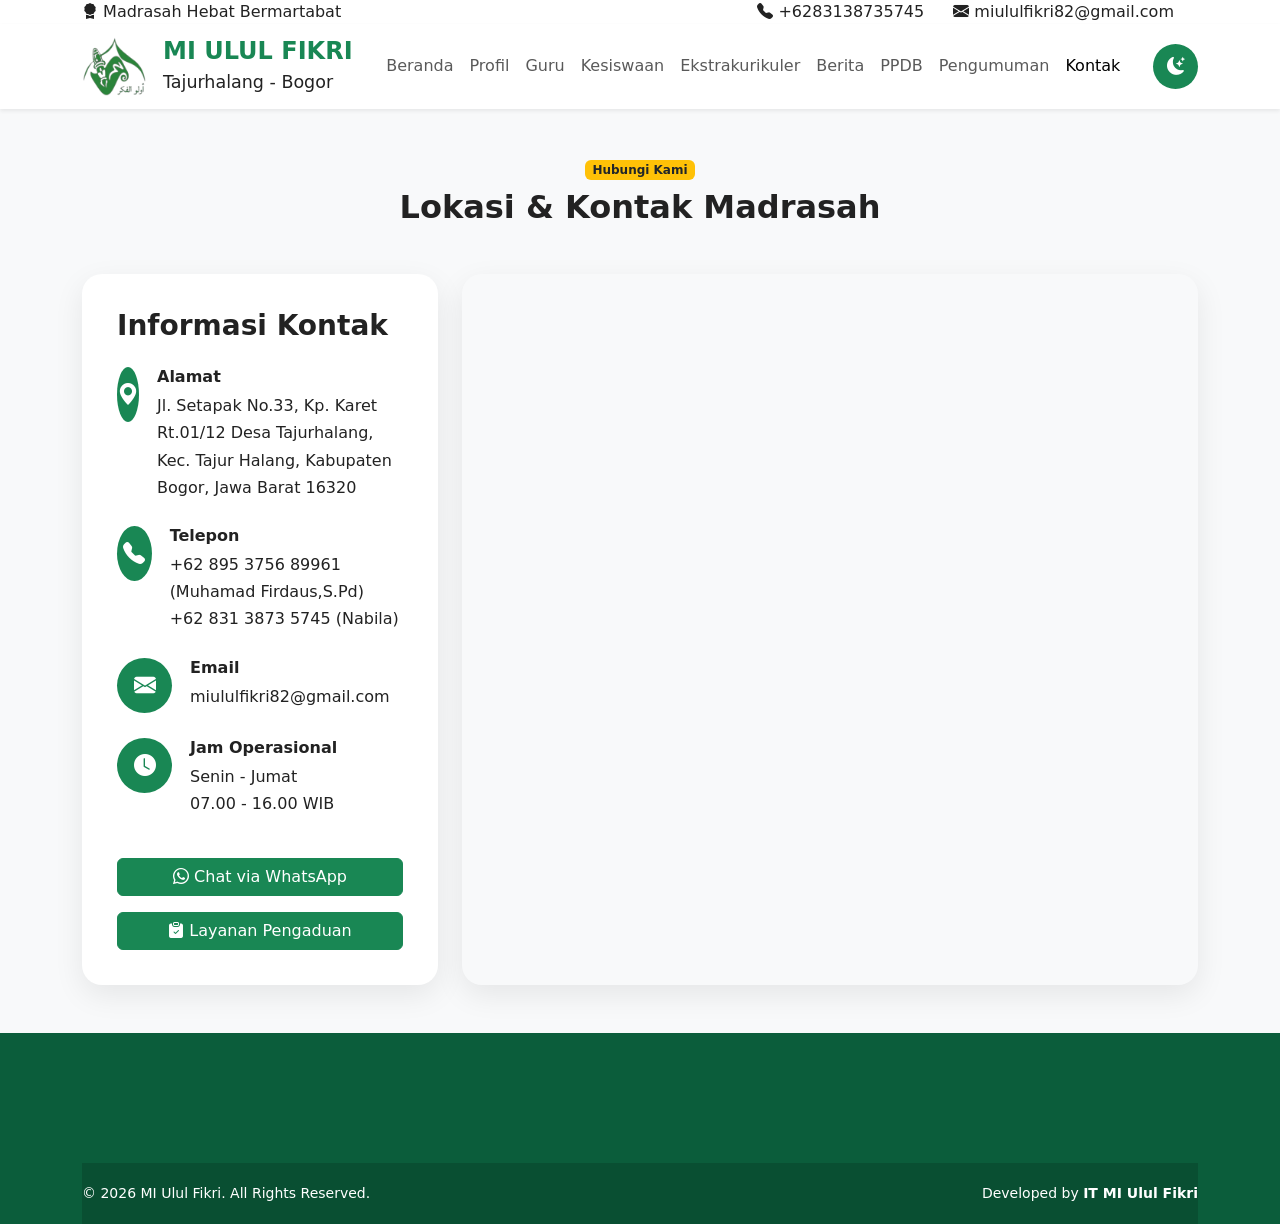
<file: kontak.html>
<!DOCTYPE html>
<html lang="id">

<head>
    <meta charset="UTF-8">
    <meta name="viewport" content="width=device-width, initial-scale=1.0">
    <title>Kontak | MI Ulul Fikri Tajurhalang Bogor</title>
    <link href="https://cdn.jsdelivr.net/npm/bootstrap@5.3.7/dist/css/bootstrap.min.css" rel="stylesheet">
    <link href="https://cdn.jsdelivr.net/npm/bootstrap-icons@1.13.1/font/bootstrap-icons.css" rel="stylesheet">
    <link href="https://fonts.googleapis.com/css2?family=Poppins:wght@300;400;500;600;700;800&display=swap"
        rel="stylesheet">
    <link rel="stylesheet" href="css/style.css">
</head>

<body>

    <section class="topbar">
        <div class="container">
            <div class="row align-items-center">
                <div class="col-lg-6"><span><i class="bi bi-award-fill"></i> Madrasah Hebat Bermartabat</span></div>
                <div class="col-lg-6 text-end d-none d-lg-block">
                    <span class="me-4"><i class="bi bi-telephone-fill"></i> +6283138735745</span>
                    <span class="me-4"><i class="bi bi-envelope-fill"></i> miululfikri82@gmail.com</span>
                </div>
            </div>
        </div>
    </section>

    <nav class="navbar navbar-expand-lg navbar-light bg-white shadow-sm sticky-top">
        <div class="container">
            <a class="navbar-brand d-flex align-items-center" href="index.html">
                <img src="assets/img/logo.png" width="65">
                <div class="ms-3">
                    <h4 class="m-0 fw-bold text-success">MI ULUL FIKRI</h4>
                    <small>Tajurhalang - Bogor</small>
                </div>
            </a>
            <button class="navbar-toggler" type="button" data-bs-toggle="collapse" data-bs-target="#navbar">
                <span class="navbar-toggler-icon"></span>
            </button>
            <div class="collapse navbar-collapse" id="navbar">
                <ul class="navbar-nav mx-auto">
                    <li class="nav-item"><a class="nav-link" href="index.html">Beranda</a></li>
                    <li class="nav-item"><a class="nav-link" href="profil.html">Profil</a></li>
                    <li class="nav-item"><a class="nav-link" href="guru.html">Guru</a></li>
                    <li class="nav-item"><a class="nav-link" href="kesiswaan.html">Kesiswaan</a></li>
                    <li class="nav-item"><a class="nav-link" href="ekstrakulikuler.html">Ekstrakurikuler</a></li>
                    <li class="nav-item"><a class="nav-link" href="berita.html">Berita</a></li>
                    <li class="nav-item"><a class="nav-link" href="ppdb.html">PPDB</a></li>
                    <li class="nav-item"><a class="nav-link " href="pengumuman.html">Pengumuman</a></li>
                    <li class="nav-item"><a class="nav-link active" href="kontak.html">Kontak</a></li>
                </ul>
                <button id="themeToggle" class="theme-toggle" aria-label="Toggle Dark Mode">
                    <i class="bi bi-moon-stars-fill"></i>
                </button>
            </div>
        </div>
    </nav>

    <section class="lokasi py-5">
        <div class="container">

            <div class="text-center mb-5">
                <span class="badge bg-warning text-dark mb-2">Hubungi Kami</span>
                <h2 class="fw-bold">Lokasi &amp; Kontak Madrasah</h2>
            </div>

            <div class="row g-4">
                <div class="col-lg-4">
                    <div class="contact-card h-100">
                        <h3 class="mb-4">Informasi Kontak</h3>

                        <div class="contact-item">
                            <i class="bi bi-geo-alt-fill"></i>
                            <div>
                                <h6>Alamat</h6>
                                <p>Jl. Setapak No.33, Kp. Karet Rt.01/12 Desa Tajurhalang, Kec. Tajur Halang, Kabupaten
                                    Bogor, Jawa Barat 16320</p>
                            </div>
                        </div>

                        <div class="contact-item">
                            <i class="bi bi-telephone-fill"></i>
                            <div>
                                <h6>Telepon</h6>
                                <p>+62 895 3756 89961 (Muhamad Firdaus,S.Pd)</p>
                                <p>+62 831 3873 5745 (Nabila)</p>
                            </div>
                        </div>

                        <div class="contact-item">
                            <i class="bi bi-envelope-fill"></i>
                            <div>
                                <h6>Email</h6>
                                <p>miululfikri82@gmail.com</p>
                            </div>
                        </div>

                        <div class="contact-item">
                            <i class="bi bi-clock-fill"></i>
                            <div>
                                <h6>Jam Operasional</h6>
                                <p>Senin - Jumat<br>07.00 - 16.00 WIB</p>
                            </div>
                        </div>

                        <a href="https://wa.me/6283138735745?text=Assalamu'alaikum,%20saya%20ingin%20bertanya%20tentang%20MI%20Ulul%20Fikri."
                            target="_blank" class="btn btn-success mt-3 w-100">
                            <i class="bi bi-whatsapp"></i> Chat via WhatsApp
                        </a>
                        <a href="https://docs.google.com/forms/d/e/1FAIpQLScglPo0-h7Wo4pxrukm60qvyeWFvXIAaUHGL3-28QTEBrT5pA/viewform?usp=dialog"
                            target="_blank" class="btn btn-success mt-3 w-100">
                            <i class="bi bi-clipboard-check-fill"></i> Layanan Pengaduan
                        </a>
                    </div>
                </div>

                <div class="col-lg-8">
                    <div class="map-card h-100">
                        <iframe
                            src="https://www.google.com/maps/embed?pb=!1m18!1m12!1m3!1d12078.922022266974!2d106.7588497!3d-6.475476!2m3!1f0!2f0!3f0!3m2!1i1024!2i768!4f13.1!3m3!1m2!1s0x2e69c2833bf3a837%3A0xeb042856a8d84ab2!2sMI%20Ulul%20Fikri!5e1!3m2!1sid!2sid!4v1784657572089!5m2!1sid!2sid"
                            width="600" height="450" style="border:0;" allowfullscreen loading="lazy"
                            referrerpolicy="strict-origin-when-cross-origin">
                        </iframe>
                    </div>
                </div>
            </div>

        </div>
    </section>

    <footer class="footer">
        <div class="container">
            <div class="footer-bottom">
                <div class="row align-items-center">
                    <div class="col-lg-6">© 2026 MI Ulul Fikri. All Rights Reserved.</div>
                    <div class="col-lg-6 text-lg-end">Developed by <strong>IT MI Ulul Fikri</strong></div>
                </div>
            </div>
        </div>
    </footer>

    <button id="backToTop" aria-label="Kembali ke atas"><i class="bi bi-chevron-up"></i></button>

    <script src="https://cdn.jsdelivr.net/npm/bootstrap@5.3.7/dist/js/bootstrap.bundle.min.js"></script>
    <script src="js/main.js"></script>

</body>

</html>
</file>
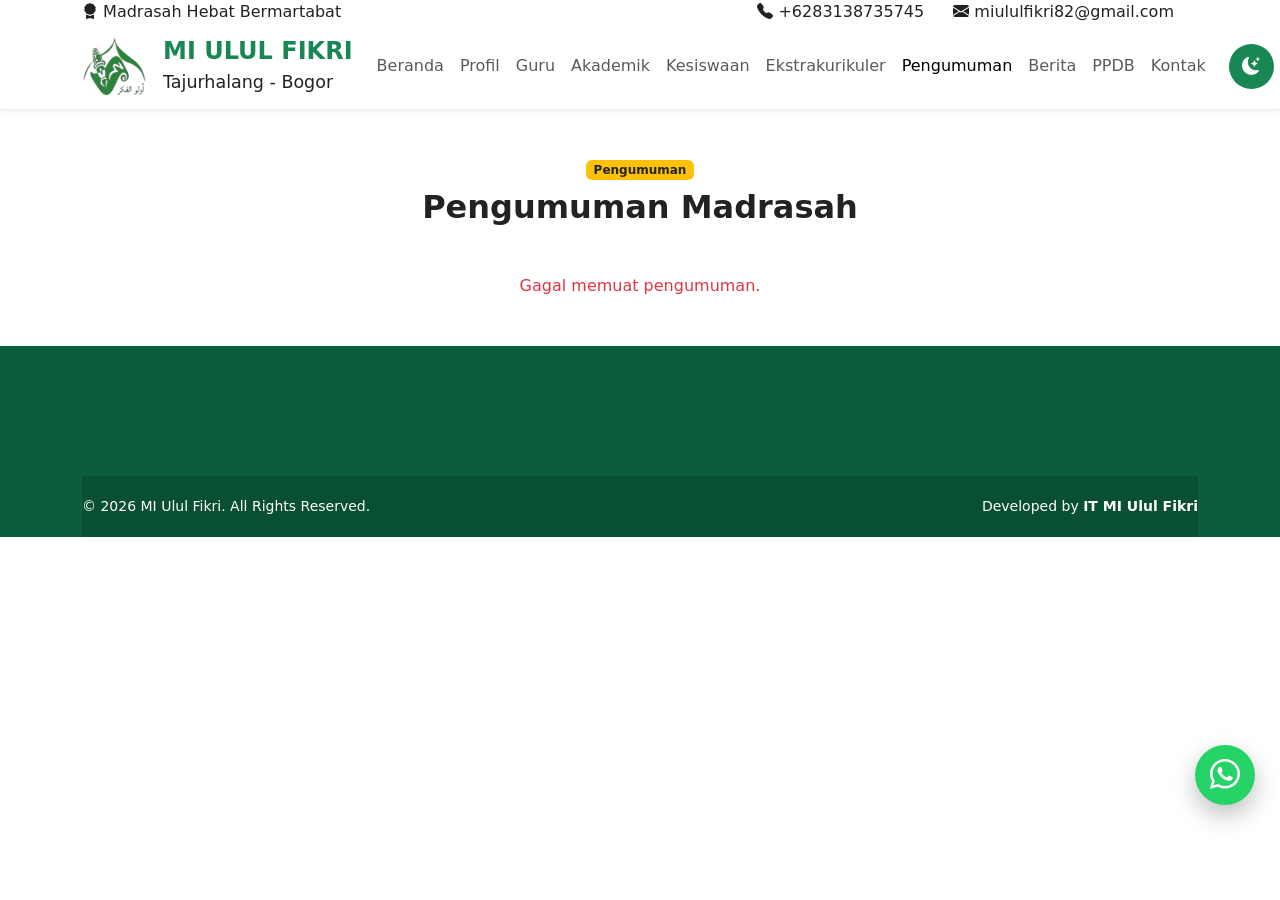
<file: pengumuman.html>
<!DOCTYPE html>
<html lang="id">

<head>
    <meta charset="UTF-8">
    <meta name="viewport" content="width=device-width, initial-scale=1.0">
    <title>Pengumuman | MI Ulul Fikri Tajurhalang Bogor</title>
    <link href="https://cdn.jsdelivr.net/npm/bootstrap@5.3.7/dist/css/bootstrap.min.css" rel="stylesheet">
    <link href="https://cdn.jsdelivr.net/npm/bootstrap-icons@1.13.1/font/bootstrap-icons.css" rel="stylesheet">
    <link href="https://fonts.googleapis.com/css2?family=Poppins:wght@300;400;500;600;700;800&display=swap"
        rel="stylesheet">
    <link rel="stylesheet" href="css/style.css">
</head>

<body>

    <section class="topbar">
        <div class="container">
            <div class="row align-items-center">
                <div class="col-lg-6"><span><i class="bi bi-award-fill"></i> Madrasah Hebat Bermartabat</span></div>
                <div class="col-lg-6 text-end d-none d-lg-block">
                    <span class="me-4"><i class="bi bi-telephone-fill"></i> +6283138735745</span>
                    <span class="me-4"><i class="bi bi-envelope-fill"></i> miululfikri82@gmail.com</span>
                </div>
            </div>
        </div>
    </section>

    <nav class="navbar navbar-expand-lg navbar-light bg-white shadow-sm sticky-top">
        <div class="container">
            <a class="navbar-brand d-flex align-items-center" href="index.html">
                <img src="assets/img/logo.png" width="65">
                <div class="ms-3">
                    <h4 class="m-0 fw-bold text-success">MI ULUL FIKRI</h4>
                    <small>Tajurhalang - Bogor</small>
                </div>
            </a>
            <button class="navbar-toggler" type="button" data-bs-toggle="collapse" data-bs-target="#navbar">
                <span class="navbar-toggler-icon"></span>
            </button>
            <div class="collapse navbar-collapse" id="navbar">
                <ul class="navbar-nav mx-auto">
                    <li class="nav-item"><a class="nav-link" href="index.html">Beranda</a></li>
                    <li class="nav-item"><a class="nav-link" href="profil.html">Profil</a></li>
                    <li class="nav-item"><a class="nav-link" href="guru.html">Guru</a></li>
                    <li class="nav-item"><a class="nav-link" href="akademik.html">Akademik</a></li>
                    <li class="nav-item"><a class="nav-link" href="kesiswaan.html">Kesiswaan</a></li>
                    <li class="nav-item"><a class="nav-link" href="ekstrakulikuler.html">Ekstrakurikuler</a></li>
                    <li class="nav-item"><a class="nav-link active" href="pengumuman.html">Pengumuman</a></li>
                    <li class="nav-item"><a class="nav-link" href="berita.html">Berita</a></li>
                    <li class="nav-item"><a class="nav-link" href="ppdb.html">PPDB</a></li>
                    <li class="nav-item"><a class="nav-link" href="kontak.html">Kontak</a></li>
                </ul>
                <button id="themeToggle" class="theme-toggle" aria-label="Toggle Dark Mode">
                    <i class="bi bi-moon-stars-fill"></i>
                </button>
            </div>
        </div>
    </nav>

    <section class="py-5">
        <div class="container">

            <div class="text-center mb-5">
                <span class="badge bg-warning text-dark mb-2">Pengumuman</span>
                <h2 class="fw-bold">Pengumuman Madrasah</h2>
                <p class="text-muted"></p>
            </div>

            <div class="row g-4" id="pengumumanContainer">
                <div class="col-12 text-center text-muted">Memuat pengumuman...</div>
            </div>

        </div>
    </section>

    <footer class="footer">
        <div class="container">
            <div class="footer-bottom">
                <div class="row align-items-center">
                    <div class="col-lg-6">© 2026 MI Ulul Fikri. All Rights Reserved.</div>
                    <div class="col-lg-6 text-lg-end">Developed by <strong>IT MI Ulul Fikri</strong></div>
                </div>
            </div>
        </div>
    </footer>

    <button id="backToTop" aria-label="Kembali ke atas"><i class="bi bi-chevron-up"></i></button>

    <a href="https://wa.me/6283138735745?text=Assalamu'alaikum,%20saya%20ingin%20bertanya%20tentang%20MI%20Ulul%20Fikri."
        class="floating-wa" target="_blank" aria-label="Hubungi Kami via WhatsApp">
        <div class="wa-text">Hubungi Kami</div>
        <div class="wa-icon"><i class="bi bi-whatsapp"></i></div>
    </a>

    <script src="https://cdn.jsdelivr.net/npm/bootstrap@5.3.7/dist/js/bootstrap.bundle.min.js"></script>
    <script src="js/main.js"></script>
    <script src="js/content.js"></script>
    <script>
        document.addEventListener("DOMContentLoaded", () => muatPengumumanPublik("pengumumanContainer"));
    </script>

</body>

</html>
</file>
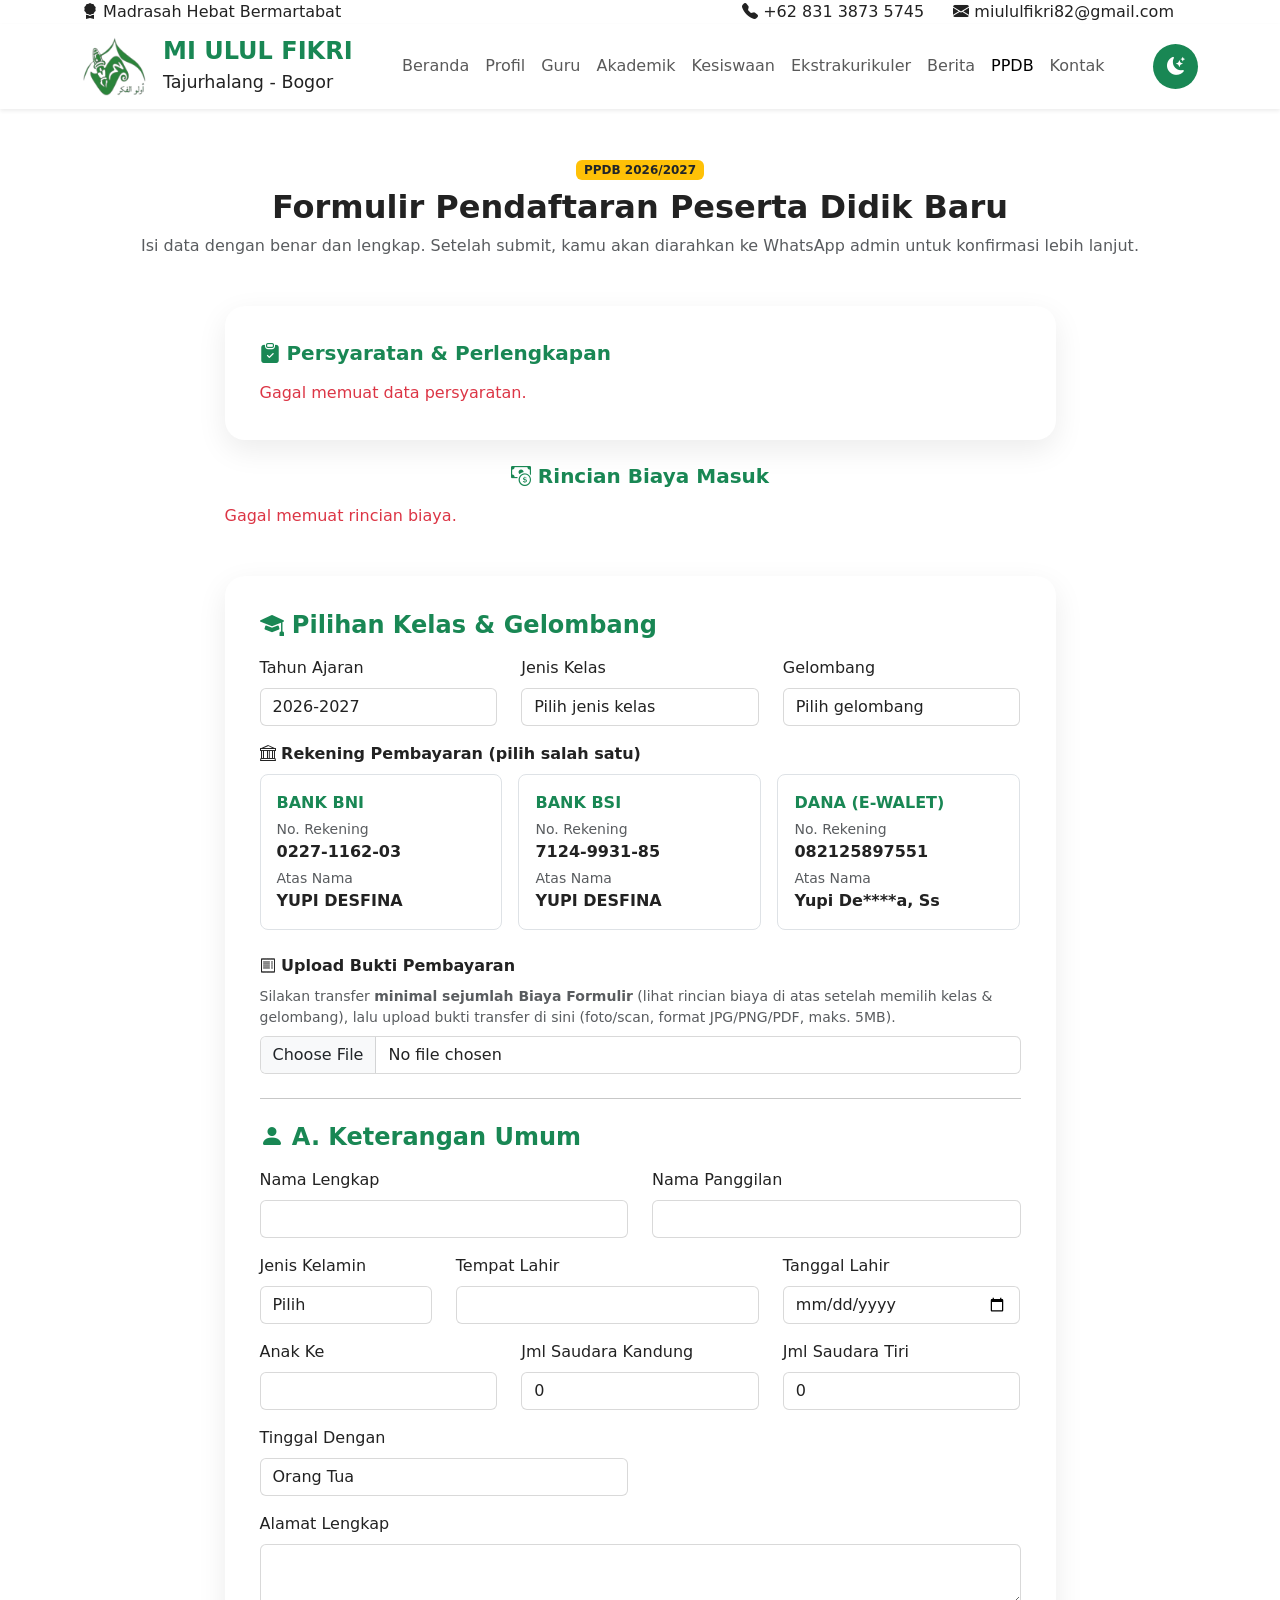
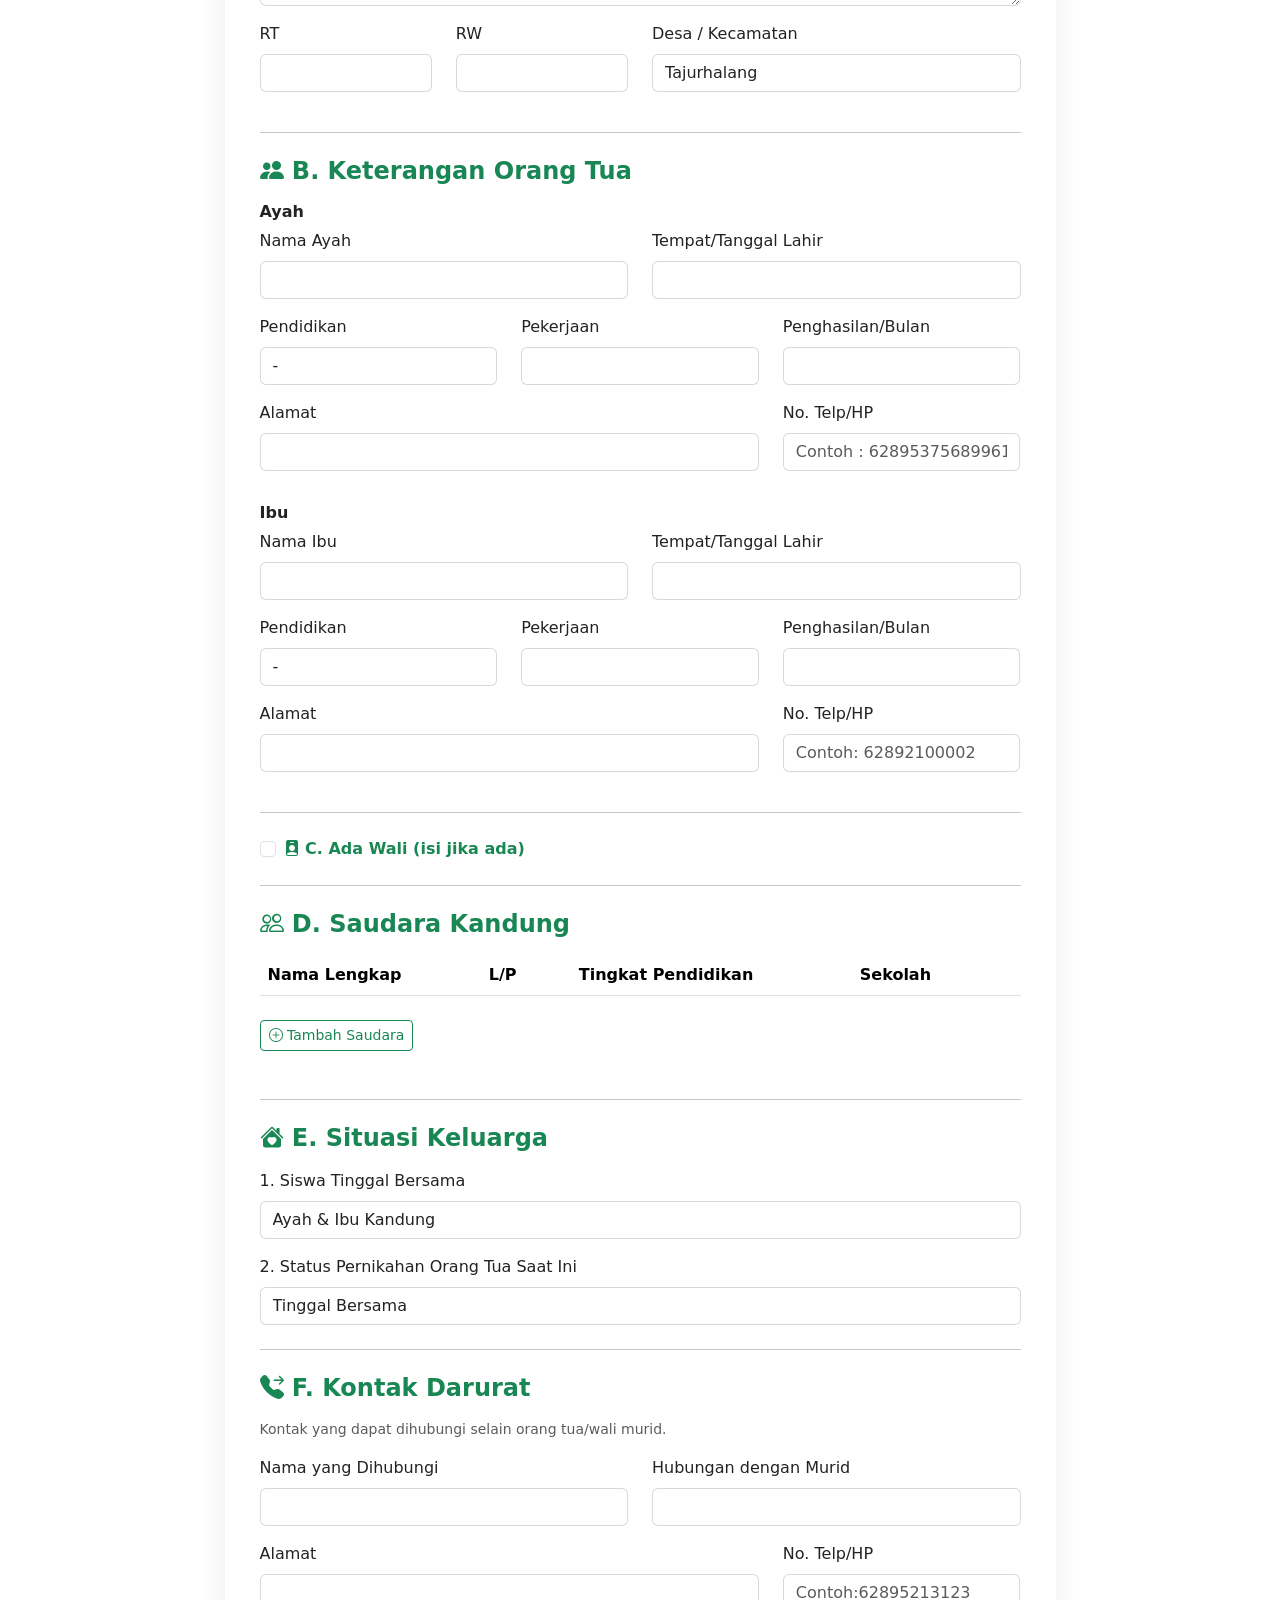
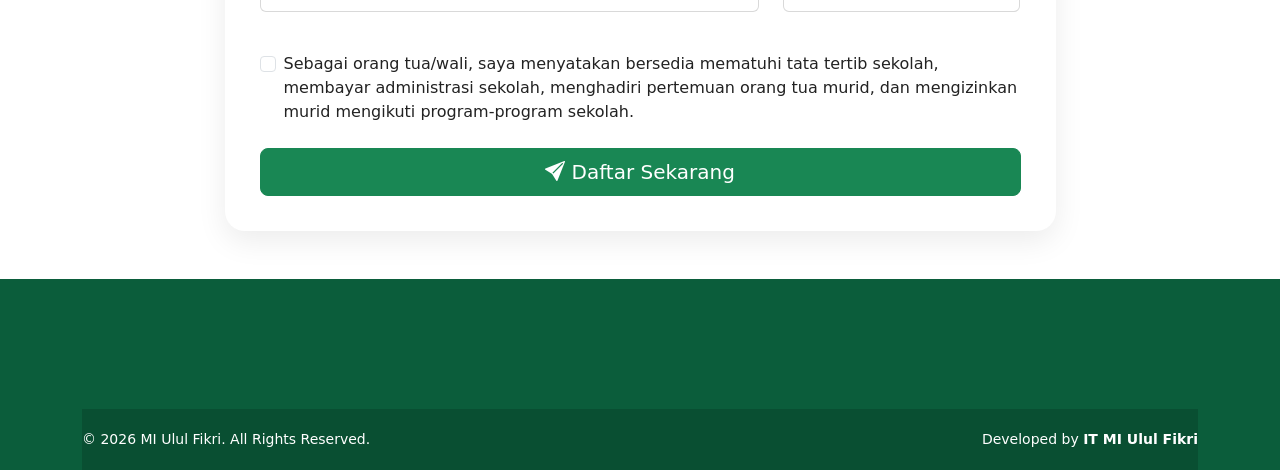
<file: ppdb.html>
<!DOCTYPE html>
<html lang="id">

<head>
    <meta charset="UTF-8">
    <meta name="viewport" content="width=device-width, initial-scale=1.0">
    <title>PPDB Online | MI Ulul Fikri Tajurhalang Bogor</title>
    <link href="https://cdn.jsdelivr.net/npm/bootstrap@5.3.7/dist/css/bootstrap.min.css" rel="stylesheet">
    <link href="https://cdn.jsdelivr.net/npm/bootstrap-icons@1.13.1/font/bootstrap-icons.css" rel="stylesheet">
    <link href="https://fonts.googleapis.com/css2?family=Poppins:wght@300;400;500;600;700;800&display=swap"
        rel="stylesheet">
    <link rel="stylesheet" href="css/style.css">
</head>

<body>

    <section class="topbar">
        <div class="container">
            <div class="row align-items-center">
                <div class="col-lg-6"><span><i class="bi bi-award-fill"></i> Madrasah Hebat Bermartabat</span></div>
                <div class="col-lg-6 text-end d-none d-lg-block">
                    <span class="me-4"><i class="bi bi-telephone-fill"></i> +62 831 3873 5745</span>
                    <span class="me-4"><i class="bi bi-envelope-fill"></i> miululfikri82@gmail.com</span>
                </div>
            </div>
        </div>
    </section>

    <nav class="navbar navbar-expand-lg navbar-light bg-white shadow-sm sticky-top">
        <div class="container">
            <a class="navbar-brand d-flex align-items-center" href="index.html">
                <img src="assets/img/logo.png" width="65">
                <div class="ms-3">
                    <h4 class="m-0 fw-bold text-success">MI ULUL FIKRI</h4>
                    <small>Tajurhalang - Bogor</small>
                </div>
            </a>
            <button class="navbar-toggler" type="button" data-bs-toggle="collapse" data-bs-target="#navbar">
                <span class="navbar-toggler-icon"></span>
            </button>
            <div class="collapse navbar-collapse" id="navbar">
                <ul class="navbar-nav mx-auto">
                    <li class="nav-item"><a class="nav-link" href="index.html">Beranda</a></li>
                    <li class="nav-item"><a class="nav-link" href="profil.html">Profil</a></li>
                    <li class="nav-item"><a class="nav-link" href="guru.html">Guru</a></li>
                    <li class="nav-item"><a class="nav-link" href="akademik.html">Akademik</a></li>
                    <li class="nav-item"><a class="nav-link" href="kesiswaan.html">Kesiswaan</a></li>
                    <li class="nav-item"><a class="nav-link" href="ekstrakulikuler.html">Ekstrakurikuler</a></li>
                    <li class="nav-item"><a class="nav-link" href="berita.html">Berita</a></li>
                    <li class="nav-item"><a class="nav-link active" href="ppdb.html">PPDB</a></li>
                    <li class="nav-item"><a class="nav-link" href="kontak.html">Kontak</a></li>
                </ul>
                <button id="themeToggle" class="theme-toggle" aria-label="Toggle Dark Mode">
                    <i class="bi bi-moon-stars-fill"></i>
                </button>
            </div>
        </div>
    </nav>

    <section class="ppdb-form-section py-5">
        <div class="container">

            <div class="text-center mb-5">
                <span class="badge bg-warning text-dark mb-2" id="badgeTahunAjaran">PPDB 2026/2027</span>
                <h2 class="fw-bold">Formulir Pendaftaran Peserta Didik Baru</h2>
                <p class="text-muted">Isi data dengan benar dan lengkap. Setelah submit, kamu akan diarahkan ke
                    WhatsApp admin untuk konfirmasi lebih lanjut.</p>
            </div>

            <!-- ===== INFO KUOTA PER KELAS (dimuat dinamis dari admin) ===== -->
            <div class="row justify-content-center mb-5" id="infoKuotaWrapper" style="display:none;">
                <div class="col-lg-9">
                    <div class="row g-3">
                        <div class="col-md-6">
                            <div class="contact-card h-100 text-center">
                                <h6 class="fw-bold mb-2">Kuota Kelas Reguler</h6>
                                <div class="progress mb-2" style="height:10px;">
                                    <div id="progressReguler" class="progress-bar bg-success" style="width:0%"></div>
                                </div>
                                <div class="small" id="teksKuotaReguler">Memuat...</div>
                            </div>
                        </div>
                        <div class="col-md-6">
                            <div class="contact-card h-100 text-center">
                                <h6 class="fw-bold mb-2">Kuota Kelas Intensif</h6>
                                <div class="progress mb-2" style="height:10px;">
                                    <div id="progressIntensif" class="progress-bar bg-success" style="width:0%"></div>
                                </div>
                                <div class="small" id="teksKuotaIntensif">Memuat...</div>
                            </div>
                        </div>
                    </div>
                </div>
            </div>

            <!-- ===== NOTICE PPDB DITUTUP (tampil kalau status_ppdb = Tutup) ===== -->
            <div class="row justify-content-center mb-5" id="ppdbTutupNotice" style="display:none;">
                <div class="col-lg-9">
                    <div class="contact-card text-center py-5">
                        <i class="bi bi-door-closed-fill text-danger" style="font-size:3rem;"></i>
                        <h4 class="fw-bold mt-3 mb-2">Pendaftaran PPDB Ditutup</h4>
                        <p class="text-muted mb-0" id="teksAlasanTutup">Kuota pendaftaran sudah terpenuhi. Terima
                            kasih atas antusiasmenya.</p>
                    </div>
                </div>
            </div>

            <!-- ===== INFO PERSYARATAN (dimuat dinamis, dibagi 2 kolom per jenis) ===== -->
            <div class="row justify-content-center mb-4">
                <div class="col-lg-9">
                    <div class="contact-card">
                        <h5 class="fw-bold text-success mb-3"><i class="bi bi-clipboard-check-fill"></i>
                            Persyaratan &amp; Perlengkapan</h5>
                        <div id="persyaratanPublicList" class="row g-3">
                            <div class="col-12 text-center text-muted">Memuat data persyaratan...</div>
                        </div>
                    </div>
                </div>
            </div>

            <!-- ===== RINCIAN BIAYA MASUK (dimuat dinamis, kartu sejajar per paket) ===== -->
            <div class="row justify-content-center mb-5">
                <div class="col-lg-9">
                    <h5 class="fw-bold text-success mb-3 text-center"><i class="bi bi-cash-coin"></i>
                        Rincian Biaya Masuk</h5>
                    <div id="biayaPublicList" class="row g-3">
                        <div class="col-12 text-center text-muted">Memuat rincian biaya...</div>
                    </div>
                </div>
            </div>

            <div class="row justify-content-center" id="ppdbFormWrapper">
                <div class="col-lg-9">
                    <div class="contact-card">

                        <form id="ppdbForm">
                            <input type="hidden" name="action" value="submit_ppdb">

                            <!-- ===== PILIHAN KELAS & GELOMBANG ===== -->
                            <h4 class="fw-bold text-success mb-3"><i class="bi bi-mortarboard-fill"></i> Pilihan Kelas
                                &amp; Gelombang</h4>
                            <div class="row">
                                <div class="col-md-4 mb-3">
                                    <label class="form-label">Tahun Ajaran</label>
                                    <input type="text" name="tahun_ajaran" class="form-control" value="2026-2027"
                                        readonly>
                                </div>
                                <div class="col-md-4 mb-3">
                                    <label class="form-label">Jenis Kelas</label>
                                    <select name="kelas_pilihan" id="kelasPilihan" class="form-select" required>
                                        <option value="" selected disabled>Pilih jenis kelas</option>
                                        <option value="Reguler" id="opsiKelasReguler">Kelas Reguler (Gratis/Free SPP)
                                        </option>
                                        <option value="Intensif" id="opsiKelasIntensif">Kelas Intensif (Ber-AC,
                                            Berbayar)</option>
                                    </select>
                                </div>
                                <div class="col-md-4 mb-3">
                                    <label class="form-label">Gelombang</label>
                                    <select name="gelombang" id="gelombangPilihan" class="form-select" required>
                                        <option value="" selected disabled>Pilih gelombang</option>
                                    </select>
                                </div>
                            </div>
                            <div id="infoBiaya" class="alert alert-success d-none mb-4"></div>

                            <!-- ===== REKENING PEMBAYARAN ===== -->
                            <div class="mb-4">
                                <label class="form-label fw-semibold">
                                    <i class="bi bi-bank"></i> Rekening Pembayaran (pilih salah satu)
                                </label>
                                <div class="row g-3">
                                    <div class="col-md-4">
                                        <div class="border rounded-3 p-3 h-100">
                                            <div class="fw-bold text-success mb-1">BANK BNI</div>
                                            <div class="small text-muted">No. Rekening</div>
                                            <div class="fw-semibold">0227-1162-03</div>
                                            <div class="small text-muted mt-1">Atas Nama</div>
                                            <div class="fw-semibold">YUPI DESFINA</div>
                                        </div>
                                    </div>
                                    <div class="col-md-4">
                                        <div class="border rounded-3 p-3 h-100">
                                            <div class="fw-bold text-success mb-1">BANK BSI</div>
                                            <div class="small text-muted">No. Rekening</div>
                                            <div class="fw-semibold">7124-9931-85</div>
                                            <div class="small text-muted mt-1">Atas Nama</div>
                                            <div class="fw-semibold">YUPI DESFINA</div>
                                        </div>
                                    </div>
                                    <div class="col-md-4">
                                        <div class="border rounded-3 p-3 h-100">
                                            <div class="fw-bold text-success mb-1">DANA (E-WALET)</div>
                                            <div class="small text-muted">No. Rekening</div>
                                            <div class="fw-semibold">082125897551</div>
                                            <div class="small text-muted mt-1">Atas Nama</div>
                                            <div class="fw-semibold">Yupi De****a, Ss</div>
                                        </div>
                                    </div>
                                </div>
                            </div>

                            <!-- ===== UPLOAD BUKTI PEMBAYARAN ===== -->
                            <div class="mb-4">
                                <label class="form-label fw-semibold">
                                    <i class="bi bi-receipt"></i> Upload Bukti Pembayaran
                                </label>
                                <p class="text-muted small mb-2" id="buktiBayarHint">
                                    Silakan transfer <strong>minimal sejumlah Biaya Formulir</strong> (lihat rincian
                                    biaya di atas setelah memilih kelas &amp; gelombang), lalu upload bukti transfer
                                    di sini (foto/scan, format JPG/PNG/PDF, maks. 5MB).
                                </p>
                                <input type="file" id="buktiBayarInput" class="form-control" accept="image/*,.pdf"
                                    required>
                                <div id="buktiBayarPreview" class="small text-success mt-2"></div>
                            </div>

                            <hr class="my-4">

                            <!-- ===== A. KETERANGAN UMUM ===== -->
                            <h4 class="fw-bold text-success mb-3"><i class="bi bi-person-fill"></i> A. Keterangan Umum
                            </h4>
                            <div class="row">
                                <div class="col-md-6 mb-3">
                                    <label class="form-label">Nama Lengkap</label>
                                    <input type="text" name="nama" class="form-control" required>
                                </div>
                                <div class="col-md-6 mb-3">
                                    <label class="form-label">Nama Panggilan</label>
                                    <input type="text" name="panggilan" class="form-control">
                                </div>
                                <div class="col-md-3 mb-3">
                                    <label class="form-label">Jenis Kelamin</label>
                                    <select name="jk" class="form-select" required>
                                        <option value="" selected disabled>Pilih</option>
                                        <option value="Laki-laki">Laki-laki</option>
                                        <option value="Perempuan">Perempuan</option>
                                    </select>
                                </div>
                                <div class="col-md-5 mb-3">
                                    <label class="form-label">Tempat Lahir</label>
                                    <input type="text" name="tempat_lahir" class="form-control" required>
                                </div>
                                <div class="col-md-4 mb-3">
                                    <label class="form-label">Tanggal Lahir</label>
                                    <input type="date" name="tanggal_lahir" class="form-control" required>
                                </div>
                                <div class="col-md-4 mb-3">
                                    <label class="form-label">Anak Ke</label>
                                    <input type="number" min="1" name="anak_ke" class="form-control">
                                </div>
                                <div class="col-md-4 mb-3">
                                    <label class="form-label">Jml Saudara Kandung</label>
                                    <input type="number" min="0" name="saudara_kandung_jml" class="form-control"
                                        value="0">
                                </div>
                                <div class="col-md-4 mb-3">
                                    <label class="form-label">Jml Saudara Tiri</label>
                                    <input type="number" min="0" name="saudara_tiri_jml" class="form-control" value="0">
                                </div>
                                <div class="col-md-6 mb-3">
                                    <label class="form-label">Tinggal Dengan</label>
                                    <select name="tinggal_dengan" class="form-select">
                                        <option value="Orang Tua">Orang Tua</option>
                                        <option value="Kakek/Nenek">Kakek/Nenek</option>
                                        <option value="Kakak">Kakak</option>
                                        <option value="Orang Lain">Orang Lain</option>
                                    </select>
                                </div>
                                <div class="col-12 mb-3">
                                    <label class="form-label">Alamat Lengkap</label>
                                    <textarea name="alamat" class="form-control" rows="2" required></textarea>
                                </div>
                                <div class="col-md-3 mb-3">
                                    <label class="form-label">RT</label>
                                    <input type="text" name="rt" class="form-control">
                                </div>
                                <div class="col-md-3 mb-3">
                                    <label class="form-label">RW</label>
                                    <input type="text" name="rw" class="form-control">
                                </div>
                                <div class="col-md-6 mb-3">
                                    <label class="form-label">Desa / Kecamatan</label>
                                    <input type="text" name="desa_kec" class="form-control" value="Tajurhalang">
                                </div>
                            </div>

                            <hr class="my-4">

                            <!-- ===== B. KETERANGAN ORANG TUA ===== -->
                            <h4 class="fw-bold text-success mb-3"><i class="bi bi-people-fill"></i> B. Keterangan Orang
                                Tua</h4>

                            <h6 class="fw-bold mt-3">Ayah</h6>
                            <div class="row">
                                <div class="col-md-6 mb-3">
                                    <label class="form-label">Nama Ayah</label>
                                    <input type="text" name="ayah_nama" class="form-control">
                                </div>
                                <div class="col-md-6 mb-3">
                                    <label class="form-label">Tempat/Tanggal Lahir</label>
                                    <input type="text" name="ayah_ttl" class="form-control">
                                </div>
                                <div class="col-md-4 mb-3">
                                    <label class="form-label">Pendidikan</label>
                                    <select name="ayah_pendidikan" class="form-select">
                                        <option value="">-</option>
                                        <option>SD</option>
                                        <option>SLTP</option>
                                        <option>SLTA</option>
                                        <option>Perguruan Tinggi</option>
                                        <option>Tidak Sekolah</option>
                                    </select>
                                </div>
                                <div class="col-md-4 mb-3">
                                    <label class="form-label">Pekerjaan</label>
                                    <input type="text" name="ayah_pekerjaan" class="form-control">
                                </div>
                                <div class="col-md-4 mb-3">
                                    <label class="form-label">Penghasilan/Bulan</label>
                                    <input type="text" name="ayah_penghasilan" class="form-control">
                                </div>
                                <div class="col-md-8 mb-3">
                                    <label class="form-label">Alamat</label>
                                    <input type="text" name="ayah_alamat" class="form-control">
                                </div>
                                <div class="col-md-4 mb-3">
                                    <label class="form-label">No. Telp/HP</label>
                                    <input type="tel" name="ayah_notelp" class="form-control"
                                        placeholder="Contoh : 62895375689961">
                                </div>
                            </div>

                            <h6 class="fw-bold mt-3">Ibu</h6>
                            <div class="row">
                                <div class="col-md-6 mb-3">
                                    <label class="form-label">Nama Ibu</label>
                                    <input type="text" name="ibu_nama" class="form-control">
                                </div>
                                <div class="col-md-6 mb-3">
                                    <label class="form-label">Tempat/Tanggal Lahir</label>
                                    <input type="text" name="ibu_ttl" class="form-control">
                                </div>
                                <div class="col-md-4 mb-3">
                                    <label class="form-label">Pendidikan</label>
                                    <select name="ibu_pendidikan" class="form-select">
                                        <option value="">-</option>
                                        <option>SD</option>
                                        <option>SLTP</option>
                                        <option>SLTA</option>
                                        <option>Perguruan Tinggi</option>
                                        <option>Tidak Sekolah</option>
                                    </select>
                                </div>
                                <div class="col-md-4 mb-3">
                                    <label class="form-label">Pekerjaan</label>
                                    <input type="text" name="ibu_pekerjaan" class="form-control">
                                </div>
                                <div class="col-md-4 mb-3">
                                    <label class="form-label">Penghasilan/Bulan</label>
                                    <input type="text" name="ibu_penghasilan" class="form-control">
                                </div>
                                <div class="col-md-8 mb-3">
                                    <label class="form-label">Alamat</label>
                                    <input type="text" name="ibu_alamat" class="form-control">
                                </div>
                                <div class="col-md-4 mb-3">
                                    <label class="form-label">No. Telp/HP</label>
                                    <input type="tel" name="ibu_notelp" class="form-control"
                                        placeholder="Contoh: 62892100002" required>
                                </div>
                            </div>

                            <hr class="my-4">

                            <!-- ===== C. KETERANGAN WALI ===== -->
                            <div class="form-check mb-3">
                                <input class="form-check-input" type="checkbox" id="adaWali"
                                    onchange="document.getElementById('waliFields').classList.toggle('d-none', !this.checked)">
                                <label class="form-check-label fw-bold text-success" for="adaWali">
                                    <i class="bi bi-person-badge-fill"></i> C. Ada Wali (isi jika ada)
                                </label>
                            </div>
                            <div id="waliFields" class="row d-none">
                                <div class="col-md-6 mb-3">
                                    <label class="form-label">Nama Wali</label>
                                    <input type="text" name="wali_nama" class="form-control">
                                </div>
                                <div class="col-md-6 mb-3">
                                    <label class="form-label">Tempat/Tanggal Lahir</label>
                                    <input type="text" name="wali_ttl" class="form-control">
                                </div>
                                <div class="col-md-4 mb-3">
                                    <label class="form-label">Pendidikan</label>
                                    <select name="wali_pendidikan" class="form-select">
                                        <option value="">-</option>
                                        <option>SD</option>
                                        <option>SLTP</option>
                                        <option>SLTA</option>
                                        <option>Perguruan Tinggi</option>
                                        <option>Tidak Sekolah</option>
                                    </select>
                                </div>
                                <div class="col-md-4 mb-3">
                                    <label class="form-label">Pekerjaan</label>
                                    <input type="text" name="wali_pekerjaan" class="form-control">
                                </div>
                                <div class="col-md-4 mb-3">
                                    <label class="form-label">No. Telp/HP</label>
                                    <input type="tel" name="wali_notelp" class="form-control"
                                        placeholder="contoh: 6212345678">
                                </div>
                                <div class="col-12 mb-3">
                                    <label class="form-label">Alamat</label>
                                    <input type="text" name="wali_alamat" class="form-control">
                                </div>
                            </div>

                            <hr class="my-4">

                            <!-- ===== D. SAUDARA KANDUNG ===== -->
                            <h4 class="fw-bold text-success mb-3"><i class="bi bi-people"></i> D. Saudara Kandung</h4>
                            <div class="table-responsive mb-2">
                                <table class="table align-middle" id="saudaraTable">
                                    <thead>
                                        <tr>
                                            <th>Nama Lengkap</th>
                                            <th style="width:90px">L/P</th>
                                            <th>Tingkat Pendidikan</th>
                                            <th>Sekolah</th>
                                            <th style="width:40px"></th>
                                        </tr>
                                    </thead>
                                    <tbody></tbody>
                                </table>
                            </div>
                            <button type="button" class="btn btn-outline-success btn-sm mb-4"
                                onclick="tambahBarisSaudara()">
                                <i class="bi bi-plus-circle"></i> Tambah Saudara
                            </button>
                            <input type="hidden" name="saudara_kandung_data" id="saudaraKandungData">

                            <hr class="my-4">

                            <!-- ===== E. SITUASI KELUARGA ===== -->
                            <h4 class="fw-bold text-success mb-3"><i class="bi bi-house-heart-fill"></i> E. Situasi
                                Keluarga</h4>
                            <div class="mb-3">
                                <label class="form-label">1. Siswa Tinggal Bersama</label>
                                <select name="tinggal_bersama" class="form-select">
                                    <option>Ayah &amp; Ibu Kandung</option>
                                    <option>Ayah Kandung &amp; Ibu Tiri</option>
                                    <option>Ayah Tiri &amp; Ibu Kandung</option>
                                    <option>Ayah Kandung Saja</option>
                                    <option>Ibu Kandung Saja</option>
                                    <option>Nenek/Kakek dari Ayah</option>
                                    <option>Nenek/Kakek dari Ibu</option>
                                    <option>Keluarga Lain</option>
                                    <option>Asrama</option>
                                    <option>Panti Asuhan</option>
                                </select>
                            </div>
                            <div class="mb-4">
                                <label class="form-label">2. Status Pernikahan Orang Tua Saat Ini</label>
                                <select name="status_pernikahan" class="form-select">
                                    <option>Tinggal Bersama</option>
                                    <option>Berpisah</option>
                                    <option>Bercerai</option>
                                    <option>Lain-lain</option>
                                </select>
                            </div>

                            <hr class="my-4">

                            <!-- ===== F. KONTAK DARURAT ===== -->
                            <h4 class="fw-bold text-success mb-3"><i class="bi bi-telephone-forward-fill"></i> F. Kontak
                                Darurat</h4>
                            <p class="text-muted small">Kontak yang dapat dihubungi selain orang tua/wali murid.</p>
                            <div class="row">
                                <div class="col-md-6 mb-3">
                                    <label class="form-label">Nama yang Dihubungi</label>
                                    <input type="text" name="darurat_nama" class="form-control">
                                </div>
                                <div class="col-md-6 mb-3">
                                    <label class="form-label">Hubungan dengan Murid</label>
                                    <input type="text" name="darurat_hubungan" class="form-control">
                                </div>
                                <div class="col-md-8 mb-3">
                                    <label class="form-label">Alamat</label>
                                    <input type="text" name="darurat_alamat" class="form-control">
                                </div>
                                <div class="col-md-4 mb-3">
                                    <label class="form-label">No. Telp/HP</label>
                                    <input type="tel" name="darurat_notelp" class="form-control"
                                        placeholder="Contoh:62895213123">
                                </div>
                            </div>

                            <div class="form-check my-4">
                                <input class="form-check-input" type="checkbox" id="pernyataan" required>
                                <label class="form-check-label" for="pernyataan">
                                    Sebagai orang tua/wali, saya menyatakan bersedia mematuhi tata tertib
                                    sekolah, membayar administrasi sekolah, menghadiri pertemuan orang tua
                                    murid, dan mengizinkan murid mengikuti program-program sekolah.
                                </label>
                            </div>

                            <div id="ppdbStatus" class="mb-3"></div>

                            <button type="submit" id="ppdbSubmitBtn" class="btn btn-success btn-lg w-100">
                                <i class="bi bi-send-fill"></i> Daftar Sekarang
                            </button>

                        </form>

                    </div>
                </div>
            </div>

        </div>
    </section>

    <footer class="footer">
        <div class="container">
            <div class="footer-bottom">
                <div class="row align-items-center">
                    <div class="col-lg-6">© 2026 MI Ulul Fikri. All Rights Reserved.</div>
                    <div class="col-lg-6 text-lg-end">Developed by <strong>IT MI Ulul Fikri</strong></div>
                </div>
            </div>
        </div>
    </footer>

    <button id="backToTop" aria-label="Kembali ke atas"><i class="bi bi-chevron-up"></i></button>

    <script src="https://cdn.jsdelivr.net/npm/bootstrap@5.3.7/dist/js/bootstrap.bundle.min.js"></script>
    <script src="js/main.js"></script>
    <script src="js/ppdb.js"></script>

</body>

</html>
</file>
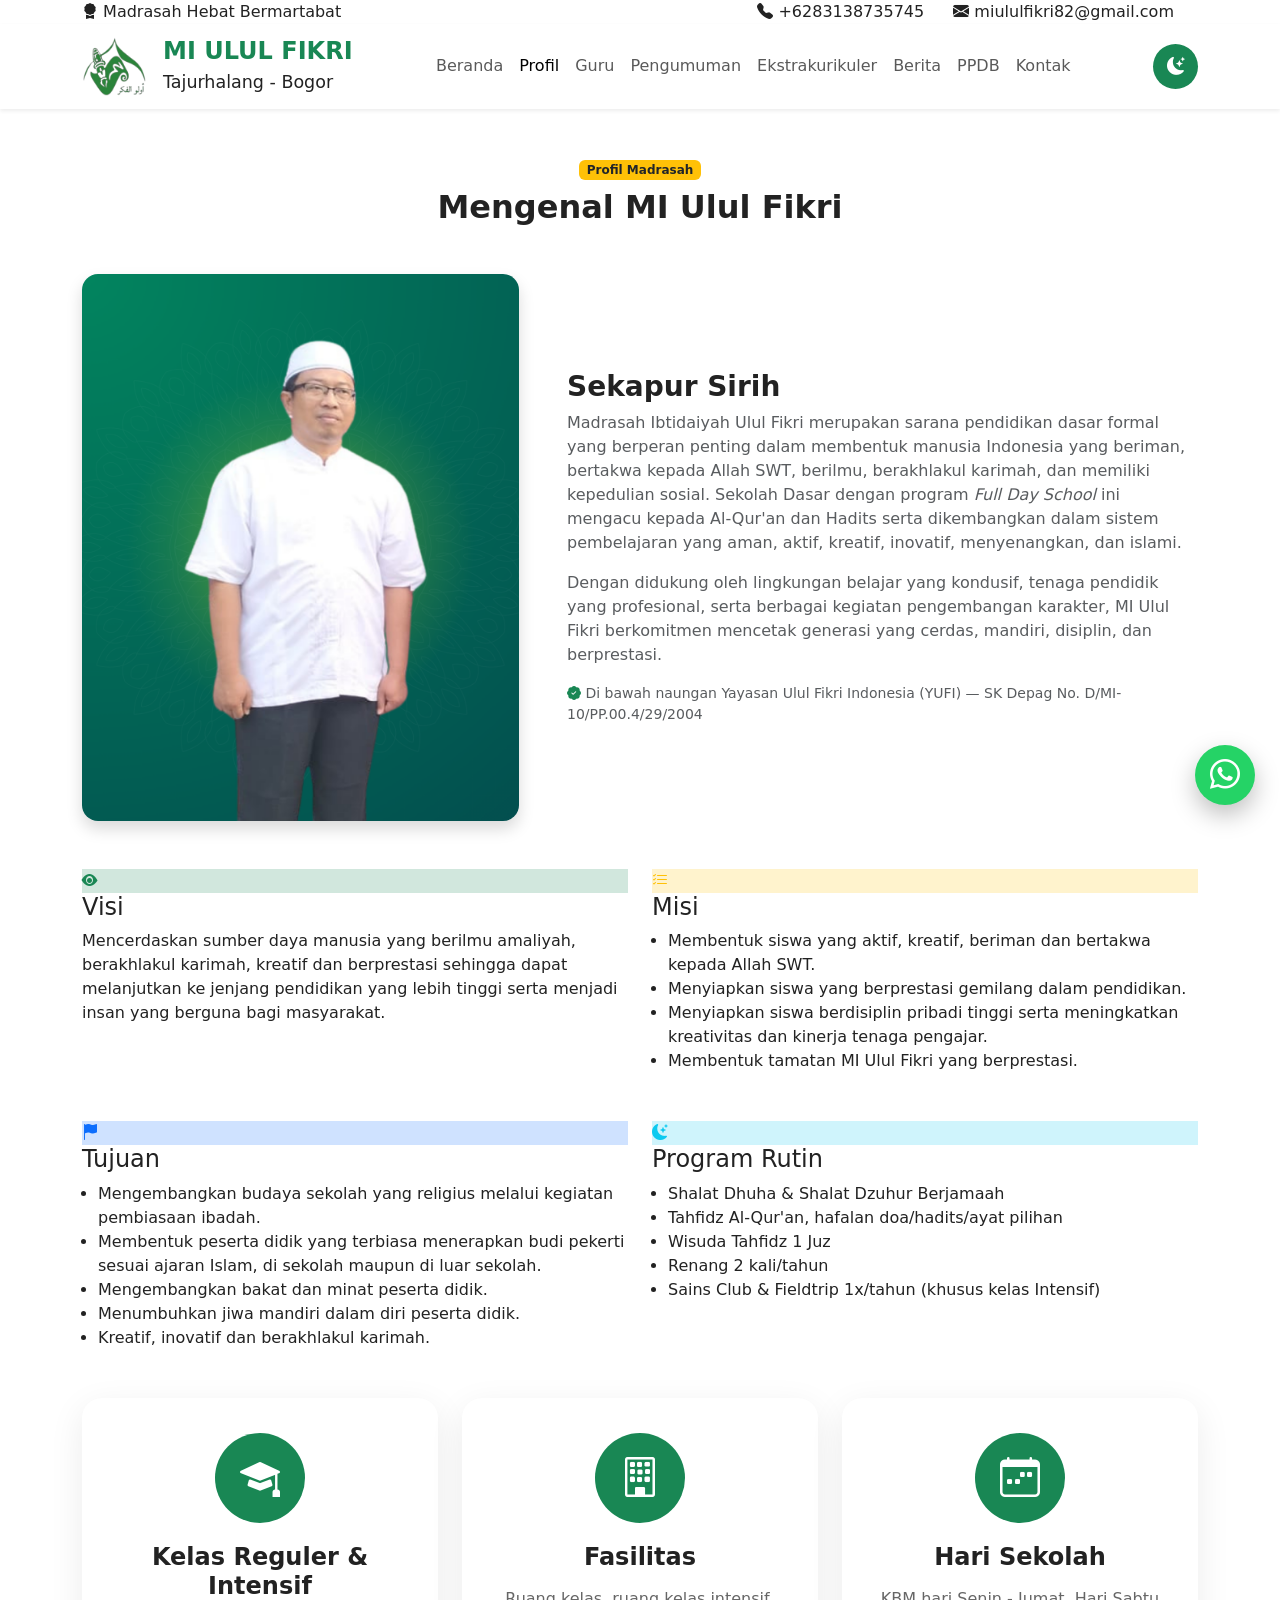
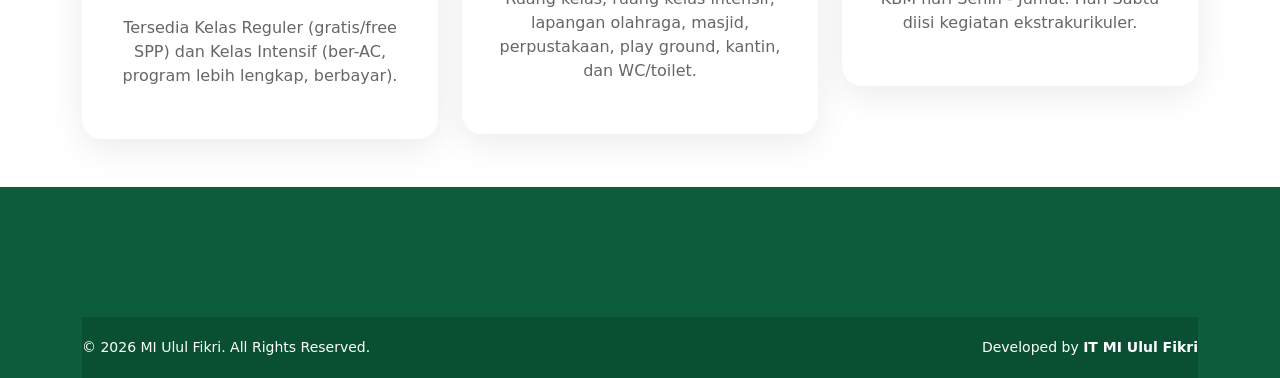
<file: profil.html>
<!DOCTYPE html>
<html lang="id">

<head>
    <meta charset="UTF-8">
    <meta name="viewport" content="width=device-width, initial-scale=1.0">
    <title>Profil | MI Ulul Fikri Tajurhalang Bogor</title>
    <link href="https://cdn.jsdelivr.net/npm/bootstrap@5.3.7/dist/css/bootstrap.min.css" rel="stylesheet">
    <link href="https://cdn.jsdelivr.net/npm/bootstrap-icons@1.13.1/font/bootstrap-icons.css" rel="stylesheet">
    <link href="https://fonts.googleapis.com/css2?family=Poppins:wght@300;400;500;600;700;800&display=swap"
        rel="stylesheet">
    <link rel="stylesheet" href="css/style.css">
</head>

<body>

    <section class="topbar">
        <div class="container">
            <div class="row align-items-center">
                <div class="col-lg-6">
                    <span><i class="bi bi-award-fill"></i> Madrasah Hebat Bermartabat</span>
                </div>
                <div class="col-lg-6 text-end d-none d-lg-block">
                    <span class="me-4"><i class="bi bi-telephone-fill"></i> +6283138735745</span>
                    <span class="me-4"><i class="bi bi-envelope-fill"></i> miululfikri82@gmail.com</span>
                </div>
            </div>
        </div>
    </section>

    <nav class="navbar navbar-expand-lg navbar-light bg-white shadow-sm sticky-top">
        <div class="container">
            <a class="navbar-brand d-flex align-items-center" href="index.html">
                <img src="assets/img/logo.png" width="65">
                <div class="ms-3">
                    <h4 class="m-0 fw-bold text-success">MI ULUL FIKRI</h4>
                    <small>Tajurhalang - Bogor</small>
                </div>
            </a>
            <button class="navbar-toggler" type="button" data-bs-toggle="collapse" data-bs-target="#navbar">
                <span class="navbar-toggler-icon"></span>
            </button>
            <div class="collapse navbar-collapse" id="navbar">
                <ul class="navbar-nav mx-auto">
                    <li class="nav-item"><a class="nav-link" href="index.html">Beranda</a></li>
                    <li class="nav-item"><a class="nav-link active" href="profil.html">Profil</a></li>
                    <li class="nav-item"><a class="nav-link" href="guru.html">Guru</a></li>
                    <li class="nav-item"><a class="nav-link" href="pengumuman.html">Pengumuman</a></li>
                    <li class="nav-item"><a class="nav-link" href="ekstrakulikuler.html">Ekstrakurikuler</a></li>
                    <li class="nav-item"><a class="nav-link" href="berita.html">Berita</a></li>
                    <li class="nav-item"><a class="nav-link" href="ppdb.html">PPDB</a></li>
                    <li class="nav-item"><a class="nav-link" href="kontak.html">Kontak</a></li>
                </ul>
                <button id="themeToggle" class="theme-toggle" aria-label="Toggle Dark Mode">
                    <i class="bi bi-moon-stars-fill"></i>
                </button>
            </div>
        </div>
    </nav>

    <section class="py-5">
        <div class="container">

            <div class="text-center mb-5">
                <span class="badge bg-warning text-dark mb-2">Profil Madrasah</span>
                <h2 class="fw-bold">Mengenal MI Ulul Fikri</h2>
            </div>

            <div class="row align-items-center g-5 mb-5">
                <div class="col-lg-5 text-center">
                    <img src="assets/img/kepala-sekolah.png" class="img-fluid rounded-4 shadow" alt="Kepala Sekolah">
                </div>
                <div class="col-lg-7">
                    <h3 class="fw-bold">Sekapur Sirih</h3>
                    <p class="text-muted">
                        Madrasah Ibtidaiyah Ulul Fikri merupakan sarana pendidikan dasar formal yang
                        berperan penting dalam membentuk manusia Indonesia yang beriman, bertakwa
                        kepada Allah SWT, berilmu, berakhlakul karimah, dan memiliki kepedulian sosial.
                        Sekolah Dasar dengan program <em>Full Day School</em> ini mengacu kepada
                        Al-Qur'an dan Hadits serta dikembangkan dalam sistem pembelajaran yang aman,
                        aktif, kreatif, inovatif, menyenangkan, dan islami.
                    </p>
                    <p class="text-muted">
                        Dengan didukung oleh lingkungan belajar yang kondusif, tenaga pendidik yang
                        profesional, serta berbagai kegiatan pengembangan karakter, MI Ulul Fikri
                        berkomitmen mencetak generasi yang cerdas, mandiri, disiplin, dan berprestasi.
                    </p>
                    <p class="small text-muted mb-0">
                        <i class="bi bi-patch-check-fill text-success"></i>
                        Di bawah naungan Yayasan Ulul Fikri Indonesia (YUFI) — SK Depag No. D/MI-10/PP.00.4/29/2004
                    </p>
                </div>
            </div>

            <div class="row g-4 mb-5">
                <div class="col-lg-6">
                    <div class="feature-card h-100">
                        <div class="feature-icon bg-success-subtle"><i class="bi bi-eye-fill text-success"></i></div>
                        <h4>Visi</h4>
                        <p>
                            Mencerdaskan sumber daya manusia yang berilmu amaliyah, berakhlakul karimah,
                            kreatif dan berprestasi sehingga dapat melanjutkan ke jenjang pendidikan
                            yang lebih tinggi serta menjadi insan yang berguna bagi masyarakat.
                        </p>
                    </div>
                </div>
                <div class="col-lg-6">
                    <div class="feature-card h-100">
                        <div class="feature-icon bg-warning-subtle"><i class="bi bi-list-check text-warning"></i></div>
                        <h4>Misi</h4>
                        <ul class="ps-3 mb-0">
                            <li>Membentuk siswa yang aktif, kreatif, beriman dan bertakwa kepada Allah SWT.</li>
                            <li>Menyiapkan siswa yang berprestasi gemilang dalam pendidikan.</li>
                            <li>Menyiapkan siswa berdisiplin pribadi tinggi serta meningkatkan kreativitas dan kinerja
                                tenaga pengajar.</li>
                            <li>Membentuk tamatan MI Ulul Fikri yang berprestasi.</li>
                        </ul>
                    </div>
                </div>
            </div>

            <div class="row g-4 mb-5">
                <div class="col-lg-6">
                    <div class="feature-card h-100">
                        <div class="feature-icon bg-primary-subtle"><i class="bi bi-flag-fill text-primary"></i></div>
                        <h4>Tujuan</h4>
                        <ul class="ps-3 mb-0">
                            <li>Mengembangkan budaya sekolah yang religius melalui kegiatan pembiasaan ibadah.</li>
                            <li>Membentuk peserta didik yang terbiasa menerapkan budi pekerti sesuai ajaran Islam, di
                                sekolah maupun di luar sekolah.</li>
                            <li>Mengembangkan bakat dan minat peserta didik.</li>
                            <li>Menumbuhkan jiwa mandiri dalam diri peserta didik.</li>
                            <li>Kreatif, inovatif dan berakhlakul karimah.</li>
                        </ul>
                    </div>
                </div>
                <div class="col-lg-6">
                    <div class="feature-card h-100">
                        <div class="feature-icon bg-info-subtle"><i class="bi bi-moon-stars-fill text-info"></i></div>
                        <h4>Program Rutin</h4>
                        <ul class="ps-3 mb-0">
                            <li>Shalat Dhuha &amp; Shalat Dzuhur Berjamaah</li>
                            <li>Tahfidz Al-Qur'an, hafalan doa/hadits/ayat pilihan</li>
                            <li>Wisuda Tahfidz 1 Juz</li>
                            <li>Renang 2 kali/tahun</li>
                            <li>Sains Club &amp; Fieldtrip 1x/tahun (khusus kelas Intensif)</li>
                        </ul>
                    </div>
                </div>
            </div>

            <div class="row g-4">
                <div class="col-lg-4 col-md-6">
                    <div class="prestasi-card">
                        <div class="prestasi-icon"><i class="bi bi-mortarboard-fill"></i></div>
                        <h4>Kelas Reguler &amp; Intensif</h4>
                        <p>Tersedia Kelas Reguler (gratis/free SPP) dan Kelas Intensif (ber-AC, program lebih lengkap,
                            berbayar).</p>
                    </div>
                </div>
                <div class="col-lg-4 col-md-6">
                    <div class="prestasi-card">
                        <div class="prestasi-icon"><i class="bi bi-building"></i></div>
                        <h4>Fasilitas</h4>
                        <p>Ruang kelas, ruang kelas intensif, lapangan olahraga, masjid, perpustakaan, play ground,
                            kantin, dan WC/toilet.</p>
                    </div>
                </div>
                <div class="col-lg-4 col-md-6">
                    <div class="prestasi-card">
                        <div class="prestasi-icon"><i class="bi bi-calendar-week"></i></div>
                        <h4>Hari Sekolah</h4>
                        <p>KBM hari Senin - Jumat. Hari Sabtu diisi kegiatan ekstrakurikuler.</p>
                    </div>
                </div>
            </div>

        </div>
    </section>

    <footer class="footer">
        <div class="container">
            <div class="footer-bottom">
                <div class="row align-items-center">
                    <div class="col-lg-6">© 2026 MI Ulul Fikri. All Rights Reserved.</div>
                    <div class="col-lg-6 text-lg-end">Developed by <strong>IT MI Ulul Fikri</strong></div>
                </div>
            </div>
        </div>
    </footer>

    <button id="backToTop" aria-label="Kembali ke atas"><i class="bi bi-chevron-up"></i></button>

    <a href="https://wa.me/6283138735745?text=Assalamu'alaikum,%20saya%20ingin%20bertanya%20tentang%20MI%20Ulul%20Fikri."
        class="floating-wa" target="_blank" aria-label="Hubungi Kami via WhatsApp">
        <div class="wa-text">Hubungi Kami</div>
        <div class="wa-icon"><i class="bi bi-whatsapp"></i></div>
    </a>

    <script src="https://cdn.jsdelivr.net/npm/bootstrap@5.3.7/dist/js/bootstrap.bundle.min.js"></script>
    <script src="js/main.js"></script>

</body>

</html>
</file>
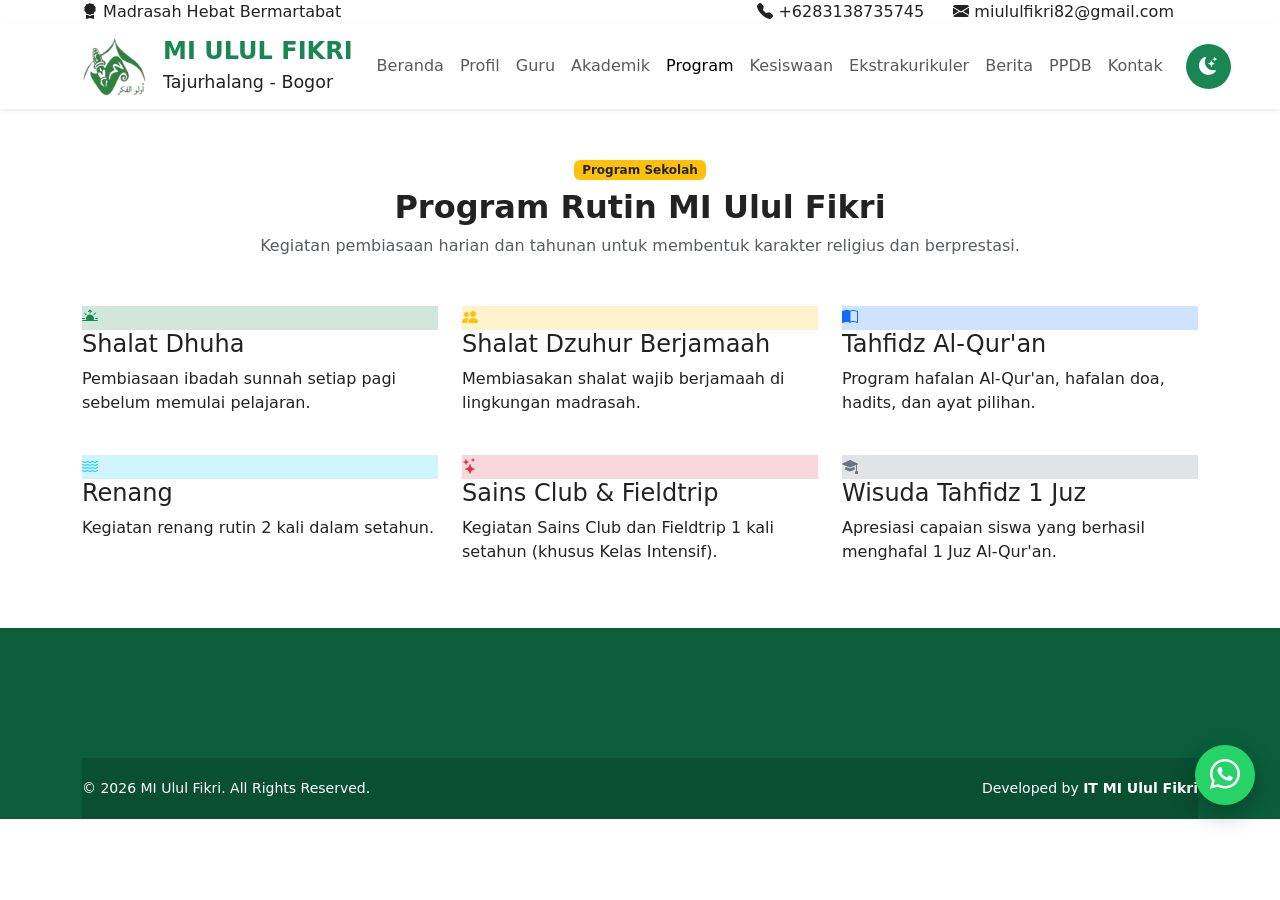
<file: program.html>
<!DOCTYPE html>
<html lang="id">

<head>
    <meta charset="UTF-8">
    <meta name="viewport" content="width=device-width, initial-scale=1.0">
    <title>Program Sekolah | MI Ulul Fikri Tajurhalang Bogor</title>
    <link href="https://cdn.jsdelivr.net/npm/bootstrap@5.3.7/dist/css/bootstrap.min.css" rel="stylesheet">
    <link href="https://cdn.jsdelivr.net/npm/bootstrap-icons@1.13.1/font/bootstrap-icons.css" rel="stylesheet">
    <link href="https://fonts.googleapis.com/css2?family=Poppins:wght@300;400;500;600;700;800&display=swap"
        rel="stylesheet">
    <link rel="stylesheet" href="css/style.css">
</head>

<body>

    <section class="topbar">
        <div class="container">
            <div class="row align-items-center">
                <div class="col-lg-6"><span><i class="bi bi-award-fill"></i> Madrasah Hebat Bermartabat</span></div>
                <div class="col-lg-6 text-end d-none d-lg-block">
                    <span class="me-4"><i class="bi bi-telephone-fill"></i> +6283138735745</span>
                    <span class="me-4"><i class="bi bi-envelope-fill"></i> miululfikri82@gmail.com</span>
                </div>
            </div>
        </div>
    </section>

    <nav class="navbar navbar-expand-lg navbar-light bg-white shadow-sm sticky-top">
        <div class="container">
            <a class="navbar-brand d-flex align-items-center" href="index.html">
                <img src="assets/img/logo.png" width="65">
                <div class="ms-3">
                    <h4 class="m-0 fw-bold text-success">MI ULUL FIKRI</h4>
                    <small>Tajurhalang - Bogor</small>
                </div>
            </a>
            <button class="navbar-toggler" type="button" data-bs-toggle="collapse" data-bs-target="#navbar">
                <span class="navbar-toggler-icon"></span>
            </button>
            <div class="collapse navbar-collapse" id="navbar">
                <ul class="navbar-nav mx-auto">
                    <li class="nav-item"><a class="nav-link" href="index.html">Beranda</a></li>
                    <li class="nav-item"><a class="nav-link" href="profil.html">Profil</a></li>
                    <li class="nav-item"><a class="nav-link" href="guru.html">Guru</a></li>
                    <li class="nav-item"><a class="nav-link" href="akademik.html">Akademik</a></li>
                    <li class="nav-item"><a class="nav-link active" href="program.html">Program</a></li>
                    <li class="nav-item"><a class="nav-link" href="kesiswaan.html">Kesiswaan</a></li>
                    <li class="nav-item"><a class="nav-link" href="ekstrakulikuler.html">Ekstrakurikuler</a></li>
                    <li class="nav-item"><a class="nav-link" href="berita.html">Berita</a></li>
                    <li class="nav-item"><a class="nav-link" href="ppdb.html">PPDB</a></li>
                    <li class="nav-item"><a class="nav-link" href="kontak.html">Kontak</a></li>
                </ul>
                <button id="themeToggle" class="theme-toggle" aria-label="Toggle Dark Mode">
                    <i class="bi bi-moon-stars-fill"></i>
                </button>
            </div>
        </div>
    </nav>

    <section class="py-5">
        <div class="container">

            <div class="text-center mb-5">
                <span class="badge bg-warning text-dark mb-2">Program Sekolah</span>
                <h2 class="fw-bold">Program Rutin MI Ulul Fikri</h2>
                <p class="text-muted">Kegiatan pembiasaan harian dan tahunan untuk membentuk karakter religius dan
                    berprestasi.</p>
            </div>

            <div class="row g-4">
                <div class="col-lg-4 col-md-6">
                    <div class="feature-card h-100">
                        <div class="feature-icon bg-success-subtle"><i class="bi bi-sunrise-fill text-success"></i>
                        </div>
                        <h4>Shalat Dhuha</h4>
                        <p>Pembiasaan ibadah sunnah setiap pagi sebelum memulai pelajaran.</p>
                    </div>
                </div>
                <div class="col-lg-4 col-md-6">
                    <div class="feature-card h-100">
                        <div class="feature-icon bg-warning-subtle"><i class="bi bi-people-fill text-warning"></i></div>
                        <h4>Shalat Dzuhur Berjamaah</h4>
                        <p>Membiasakan shalat wajib berjamaah di lingkungan madrasah.</p>
                    </div>
                </div>
                <div class="col-lg-4 col-md-6">
                    <div class="feature-card h-100">
                        <div class="feature-icon bg-primary-subtle"><i class="bi bi-book-half text-primary"></i></div>
                        <h4>Tahfidz Al-Qur'an</h4>
                        <p>Program hafalan Al-Qur'an, hafalan doa, hadits, dan ayat pilihan.</p>
                    </div>
                </div>
                <div class="col-lg-4 col-md-6">
                    <div class="feature-card h-100">
                        <div class="feature-icon bg-info-subtle"><i class="bi bi-water text-info"></i></div>
                        <h4>Renang</h4>
                        <p>Kegiatan renang rutin 2 kali dalam setahun.</p>
                    </div>
                </div>
                <div class="col-lg-4 col-md-6">
                    <div class="feature-card h-100">
                        <div class="feature-icon bg-danger-subtle"><i class="bi bi-stars text-danger"></i></div>
                        <h4>Sains Club &amp; Fieldtrip</h4>
                        <p>Kegiatan Sains Club dan Fieldtrip 1 kali setahun (khusus Kelas Intensif).</p>
                    </div>
                </div>
                <div class="col-lg-4 col-md-6">
                    <div class="feature-card h-100">
                        <div class="feature-icon bg-secondary-subtle"><i
                                class="bi bi-mortarboard-fill text-secondary"></i></div>
                        <h4>Wisuda Tahfidz 1 Juz</h4>
                        <p>Apresiasi capaian siswa yang berhasil menghafal 1 Juz Al-Qur'an.</p>
                    </div>
                </div>
            </div>

        </div>
    </section>

    <footer class="footer">
        <div class="container">
            <div class="footer-bottom">
                <div class="row align-items-center">
                    <div class="col-lg-6">© 2026 MI Ulul Fikri. All Rights Reserved.</div>
                    <div class="col-lg-6 text-lg-end">Developed by <strong>IT MI Ulul Fikri</strong></div>
                </div>
            </div>
        </div>
    </footer>

    <button id="backToTop" aria-label="Kembali ke atas"><i class="bi bi-chevron-up"></i></button>

    <a href="https://wa.me/6283138735745?text=Assalamu'alaikum,%20saya%20ingin%20bertanya%20tentang%20MI%20Ulul%20Fikri."
        class="floating-wa" target="_blank" aria-label="Hubungi Kami via WhatsApp">
        <div class="wa-text">Hubungi Kami</div>
        <div class="wa-icon"><i class="bi bi-whatsapp"></i></div>
    </a>

    <script src="https://cdn.jsdelivr.net/npm/bootstrap@5.3.7/dist/js/bootstrap.bundle.min.js"></script>
    <script src="js/main.js"></script>

</body>

</html>
</file>
<file: css/style.css>
/* ==========================
   FORM PPDB
========================== */

.ppdb-form-section {

    background: var(--bg);

}

.ppdb-form-section .contact-card .form-control,
.ppdb-form-section .contact-card .form-select {

    background: var(--bg);

    color: var(--text);

    border-color: rgba(0, 0, 0, .15);

}

/* ==========================
   LOADER
========================== */

#loader {

    position: fixed;

    inset: 0;

    z-index: 99999;

    display: flex;

    justify-content: center;

    align-items: center;

    background: #ffffff;

    transition: opacity .4s ease;

}

#loader.loader-hidden {

    opacity: 0;

    pointer-events: none;

}

:root {

    --primary: #198754;

    --bg: #ffffff;

    --section-bg: #f8f9fa;

    --card: #ffffff;

    --text: #222222;

}

body.dark-mode {

    --primary: #22c55e;

    --bg: #121212;

    --section-bg: #181818;

    --card: #242424;

    --text: #ffffff;

}

body {

    background: var(--bg);

    color: var(--text);

}


.card,
.feature-card,
.prestasi-card,
.testimonial-card,
.contact-card {

    background: var(--card);

}

.gallery,
.testimoni,
.lokasi,
.berita,
.kepsek {

    background: var(--section-bg);

}

/* Menu navbar jadi putih saat dark mode */
body.dark-mode .navbar .nav-link {
    color: #ffffff !important;
}

body.dark-mode .navbar .nav-link:hover,
body.dark-mode .navbar .nav-link.active {
    color: #22c55e !important;
}

.navbar {
    background: var(--bg) !important;
    transition: .3s;
}

/* Teks .text-muted Bootstrap ikut jadi terang di dark mode */
body.dark-mode .text-muted {
    color: #adb5bd !important;
}

h1,
h2,
h3,
h4,
h5,
h6 {

    color: var(--text);

}

p {

    color: var(--text);

}

small {
    color: var(--text);
}


/* =======================
   GALERI
======================= */

.gallery {

    background: var(--section-bg);

}

.gallery-item {

    position: relative;

    overflow: hidden;

    border-radius: 18px;

    cursor: pointer;

    box-shadow: 0 10px 30px rgba(0, 0, 0, .10);

    transition: .4s;

}

.gallery-item img {

    width: 100%;

    height: 280px;

    object-fit: cover;

    transition: .6s;

}

.gallery-overlay {

    position: absolute;

    inset: 0;

    background: linear-gradient(rgba(0, 0, 0, .05),
            rgba(11, 93, 59, .90));

    display: flex;

    flex-direction: column;

    justify-content: flex-end;

    padding: 25px;

    color: #fff;

    opacity: 0;

    transition: .4s;

}

.gallery-overlay span {

    font-size: 14px;

    margin-bottom: 10px;

}

.gallery-overlay h4 {

    font-weight: 700;

    margin-bottom: 20px;

}

.gallery-btn {

    width: 55px;

    height: 55px;

    border-radius: 50%;

    background: #fff;

    color: #0B5D3B;

    display: flex;

    justify-content: center;

    align-items: center;

    text-decoration: none;

    font-size: 22px;

    transition: .4s;

}

.gallery-btn:hover {

    background: #ffc107;

    color: #000;

    transform: rotate(180deg);

}

.gallery-item:hover img {

    transform: scale(1.15);

}

.gallery-item:hover .gallery-overlay {

    opacity: 1;

}

.gallery-item:hover {

    transform: translateY(-10px);

}

/* ==========================
   PRESTASI
========================== */

.prestasi {

    background: var(--bg);

}

.prestasi-card {

    position: relative;

    background: var(--card);

    border-radius: 20px;

    padding: 35px;

    text-align: center;

    box-shadow: 0 10px 35px rgba(0, 0, 0, .08);

    transition: .4s;

    overflow: hidden;

}

.prestasi-card:hover {

    transform: translateY(-10px);

    box-shadow: 0 15px 40px rgba(0, 0, 0, .15);

}

.prestasi-icon {

    width: 90px;

    height: 90px;

    background: #198754;

    border-radius: 50%;

    margin: auto;

    display: flex;

    justify-content: center;

    align-items: center;

    color: white;

    font-size: 40px;

    margin-bottom: 20px;

    transition: .4s;

}

.prestasi-card:hover .prestasi-icon {

    transform: rotate(360deg);

    background: #ffc107;

    color: #000;

}

.prestasi-card h4 {

    font-weight: 700;

    margin-bottom: 15px;

}

.prestasi-card p {

    color: #666;

}

.prestasi-badge {

    position: absolute;

    top: 15px;

    right: -40px;

    background: #dc3545;

    color: #fff;

    width: 150px;

    text-align: center;

    transform: rotate(45deg);

    padding: 6px;

    font-size: 13px;

    font-weight: bold;

}

.tahun {

    display: inline-block;

    margin-top: 20px;

    background: #198754;

    color: #fff;

    padding: 8px 20px;

    border-radius: 50px;

    font-size: 14px;

}

/* ==========================
   TESTIMONI
========================== */

.testimoni {

    background: var(--section-bg);

}

.testimonial-card {

    background: var(--card);

    border-radius: 20px;

    padding: 35px;

    box-shadow: 0 10px 35px rgba(0, 0, 0, .08);

    transition: .4s;

    height: 100%;

}

.testimonial-card:hover {

    transform: translateY(-8px);

}

.quote-icon {

    width: 70px;

    height: 70px;

    background: #198754;

    border-radius: 50%;

    display: flex;

    justify-content: center;

    align-items: center;

    color: #fff;

    font-size: 30px;

    margin-bottom: 25px;

}

.testimonial-card p {

    color: var(--text);

    line-height: 1.8;

    min-height: 120px;

}

.testimonial-profile {

    display: flex;

    align-items: center;

    margin-top: 25px;

}

.testimonial-profile img {

    width: 70px;

    height: 70px;

    object-fit: cover;

    border-radius: 50%;

    margin-right: 15px;

    border: 4px solid #198754;

}

.testimonial-profile h5 {

    margin: 0;

    font-weight: 700;

}

.testimonial-profile span {

    color: #777;

    font-size: 14px;

}

.swiper {

    padding-bottom: 60px;

}

.swiper-pagination-bullet {

    width: 14px;

    height: 14px;

}

.swiper-pagination-bullet-active {

    background: #198754;

}

/* ==========================
   LOKASI SEKOLAH
========================== */

.lokasi {

    background: var(--section-bg);

}

.contact-card {

    background: var(--card);

    border-radius: 20px;

    padding: 35px;

    box-shadow: 0 10px 30px rgba(0, 0, 0, .08);

}

.contact-card h3 {

    font-weight: 700;

}

.contact-item {

    display: flex;

    align-items: flex-start;

    margin-bottom: 25px;

}

.contact-item i {

    width: 55px;

    height: 55px;

    border-radius: 50%;

    background: #198754;

    color: white;

    display: flex;

    justify-content: center;

    align-items: center;

    margin-right: 18px;

    font-size: 22px;

}

.contact-item h6 {

    font-weight: 700;

    margin-bottom: 6px;

}

.contact-item p {

    margin: 0;

    color: var(--text);

    line-height: 1.7;

}

.map-card {

    overflow: hidden;

    border-radius: 20px;

    box-shadow: 0 10px 30px rgba(0, 0, 0, .08);

}

.map-card iframe {

    width: 100%;

    height: 100%;

    min-height: 500px;

    border: 0;

}

/* ==========================
   FOOTER
========================== */

.footer {

    background: #0B5D3B;

    color: white;

    padding-top: 70px;

}

.footer-brand img {

    width: 80px;

    margin-bottom: 20px;

}

.footer-brand h3 {

    font-weight: 700;

    margin-bottom: 20px;

}

.footer-brand p {

    color: #ddd;

    line-height: 1.8;

}

.footer h5 {

    font-weight: 700;

    margin-bottom: 25px;

}

.footer ul {

    padding: 0;

    list-style: none;

}

.footer ul li {

    margin-bottom: 12px;

}

.footer ul li a {

    color: #ddd;

    text-decoration: none;

    transition: .3s;

}

.footer ul li a:hover {

    color: #ffc107;

    padding-left: 8px;

}

.footer-contact p {

    color: #ddd;

    line-height: 1.8;

}

.footer-contact i {

    color: #ffc107;

    margin-right: 10px;

}

.social-icon {

    margin-top: 20px;

}

.social-icon a {

    width: 45px;

    height: 45px;

    border-radius: 50%;

    background: rgba(255, 255, 255, .12);

    display: inline-flex;

    justify-content: center;

    align-items: center;

    margin-right: 10px;

    color: white;

    text-decoration: none;

    transition: .3s;

}

.social-icon a:hover {

    background: #ffc107;

    color: #000;

    transform: translateY(-5px);

}

.footer-bottom {

    margin-top: 60px;

    padding: 20px 0;

    background: rgba(0, 0, 0, .15);

    font-size: 14px;

}

/* ==========================
   FLOATING WHATSAPP
========================== */

.floating-wa {

    position: fixed;

    right: 25px;

    bottom: 95px;

    display: flex;

    align-items: center;

    text-decoration: none;

    z-index: 9999;

}

.wa-text {

    background: #ffffff;

    color: #198754;

    padding: 10px 16px;

    border-radius: 30px;

    margin-right: 12px;

    font-weight: 600;

    box-shadow: 0 8px 20px rgba(0, 0, 0, .15);

    opacity: 0;

    transform: translateX(15px);

    transition: .35s;

    white-space: nowrap;

}

.wa-icon {

    width: 60px;

    height: 60px;

    border-radius: 50%;

    background: #25D366;

    color: #fff;

    display: flex;

    justify-content: center;

    align-items: center;

    font-size: 30px;

    box-shadow: 0 10px 25px rgba(0, 0, 0, .25);

    transition: .35s;

    animation: waPulse 2s infinite;

}

.floating-wa:hover .wa-text {

    opacity: 1;

    transform: translateX(0);

}

.floating-wa:hover .wa-icon {

    transform: scale(1.1);

}

@keyframes waPulse {

    0% {

        box-shadow: 0 0 0 0 rgba(37, 211, 102, .45);

    }

    70% {

        box-shadow: 0 0 0 18px rgba(37, 211, 102, 0);

    }

    100% {

        box-shadow: 0 0 0 0 rgba(37, 211, 102, 0);

    }

}

/* Mobile */

@media(max-width:768px) {

    .wa-text {

        display: none;

    }

    .wa-icon {

        width: 55px;

        height: 55px;

        font-size: 28px;

    }

}

/* ==========================
   BACK TO TOP
========================== */

#backToTop {

    position: fixed;

    right: 25px;

    bottom: 25px;

    width: 60px;

    height: 60px;

    border: none;

    border-radius: 50%;

    background: linear-gradient(135deg, #198754, #0B5D3B);

    color: #fff;

    font-size: 22px;

    cursor: pointer;

    display: flex;

    justify-content: center;

    align-items: center;

    opacity: 0;

    visibility: hidden;

    transform: translateY(20px);

    transition: .35s;

    z-index: 9999;

    box-shadow: 0 12px 25px rgba(0, 0, 0, .25);

}

#backToTop.show {

    opacity: 1;

    visibility: visible;

    transform: translateY(0);

}

#backToTop:hover {

    transform: translateY(-6px);

    background: linear-gradient(135deg, #ffc107, #ff9800);

    color: #000;

}

#backToTop i {

    transition: .3s;

}

#backToTop:hover i {

    transform: translateY(-3px);

}

/* Mobile */

@media(max-width:768px) {

    #backToTop {

        width: 52px;

        height: 52px;

        font-size: 20px;

        right: 15px;

        bottom: 15px;

    }

}

.floating-wa {
    bottom: 95px;
}

#backToTop {
    bottom: 25px;
}

/*=========================================
THEME TOGGLE
=========================================*/

.theme-toggle {

    width: 45px;

    height: 45px;

    border: none;

    border-radius: 50%;

    background: #198754;

    color: white;

    font-size: 18px;

    cursor: pointer;

    display: flex;

    justify-content: center;

    align-items: center;

    transition: .3s;

    margin-left: 15px;

}

.theme-toggle:hover {

    background: #ffc107;

    color: #000;

    transform: rotate(180deg);

}

/*=========================================
DARK MODE
=========================================*/

body {

    transition: .35s;

}




/* Footer */

body.dark-mode .footer {

    background: #000;

}

/* Input */

body.dark-mode input,
body.dark-mode textarea,
body.dark-mode select {

    background: #2a2a2a;

    color: white;

    border-color: #444;

}

/* Table */

body.dark-mode table {

    color: white;

}
</file>
